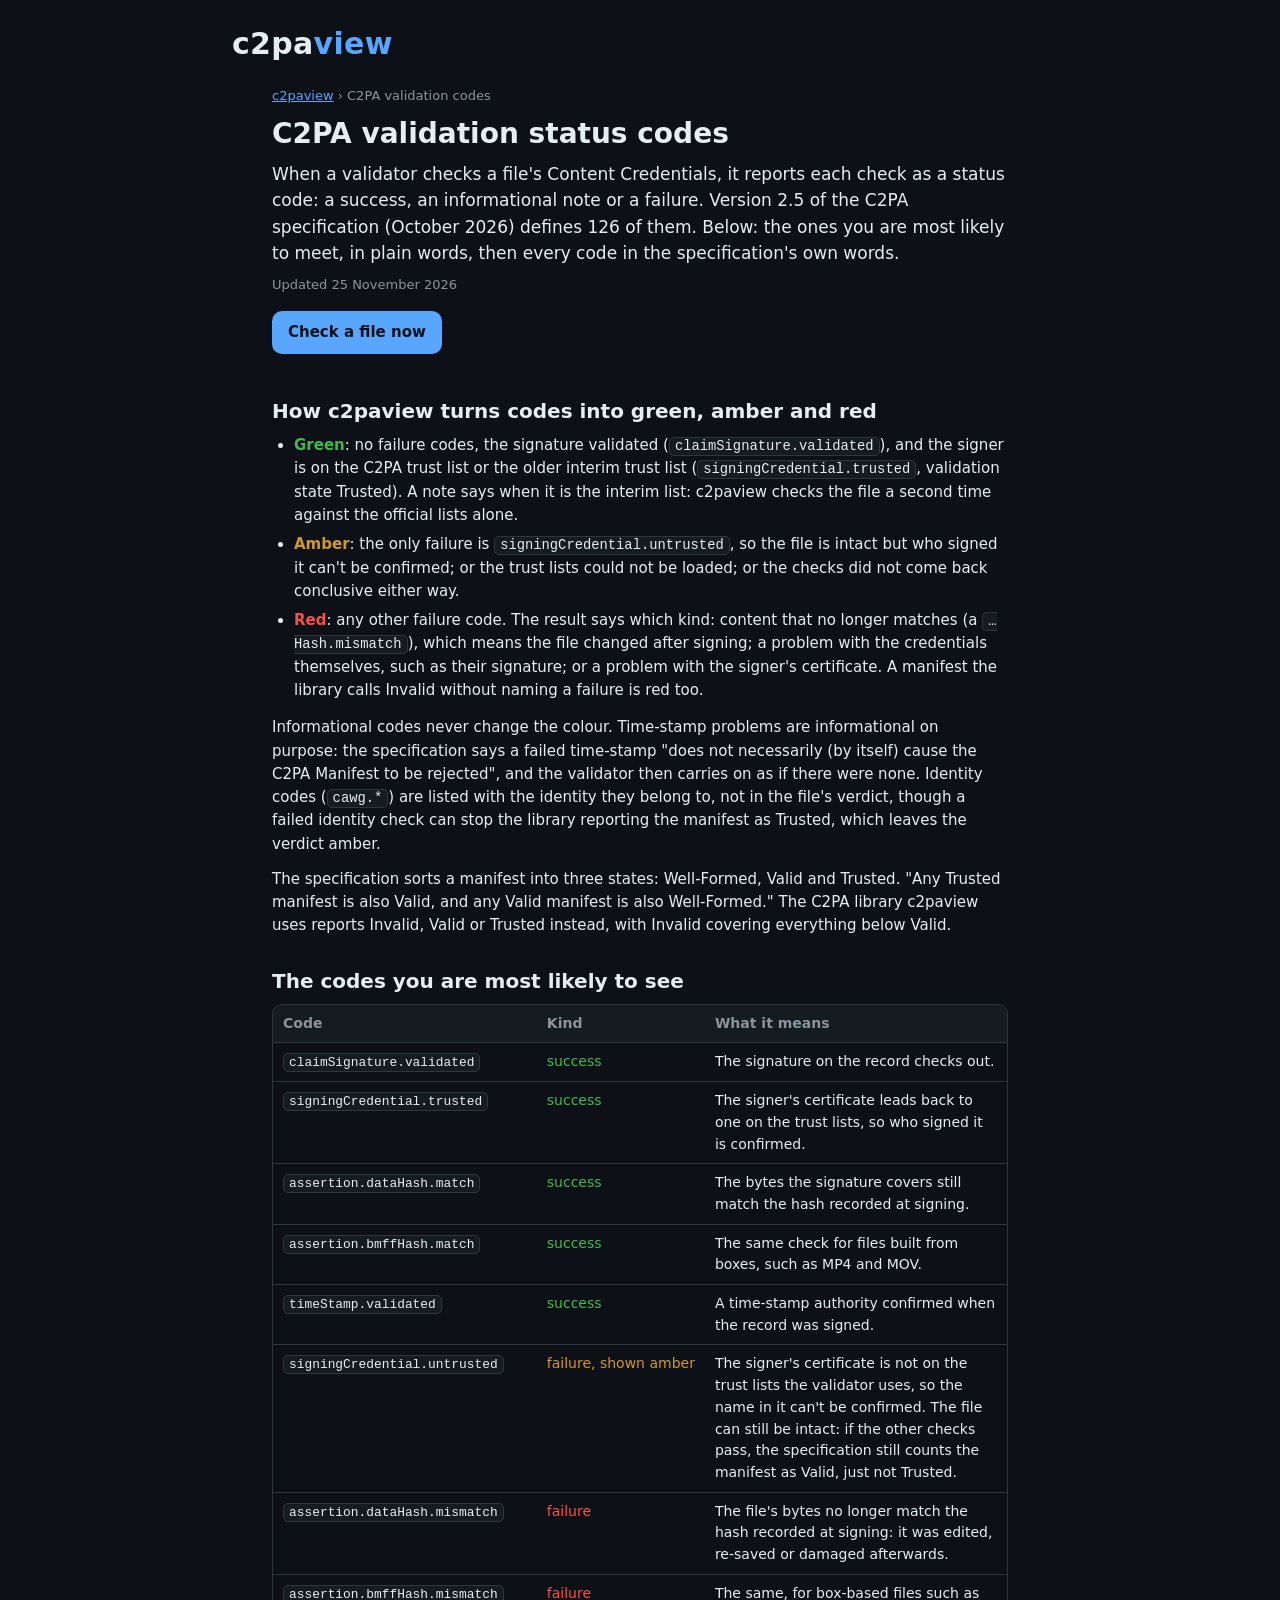
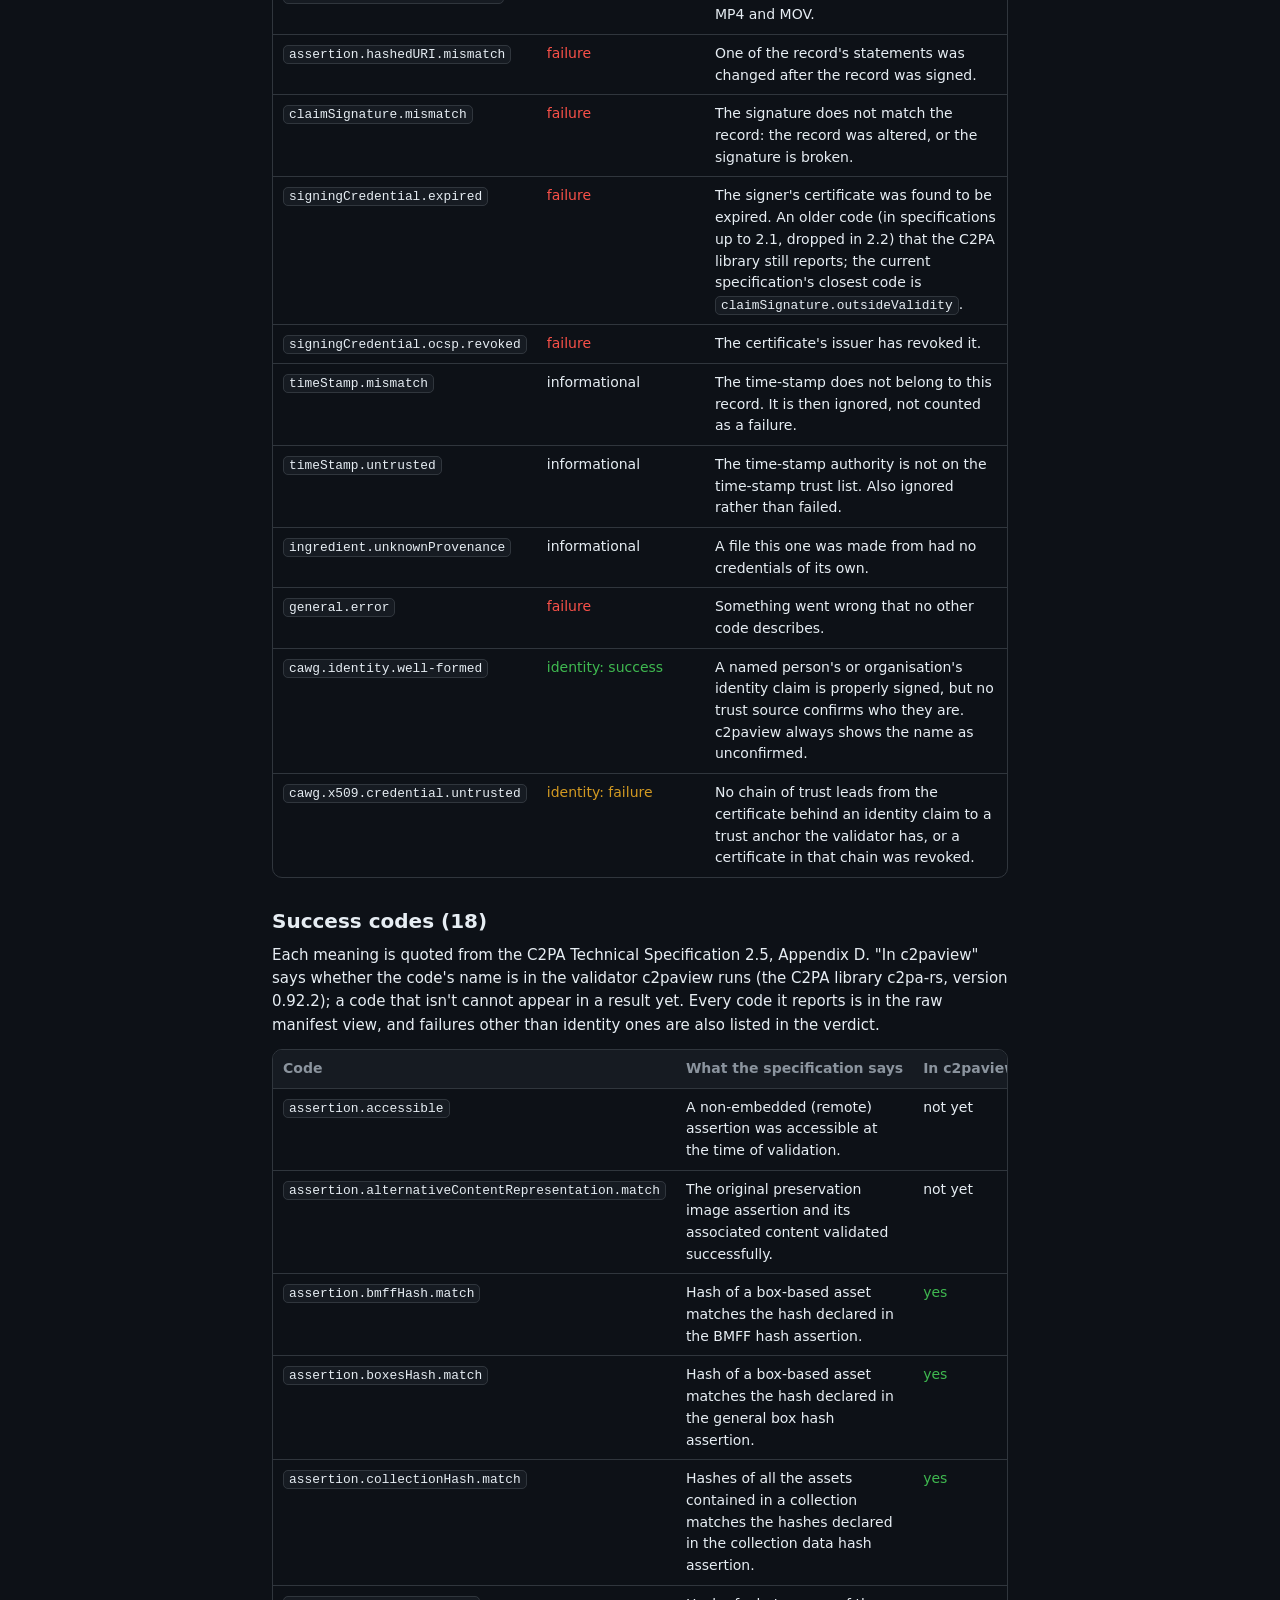
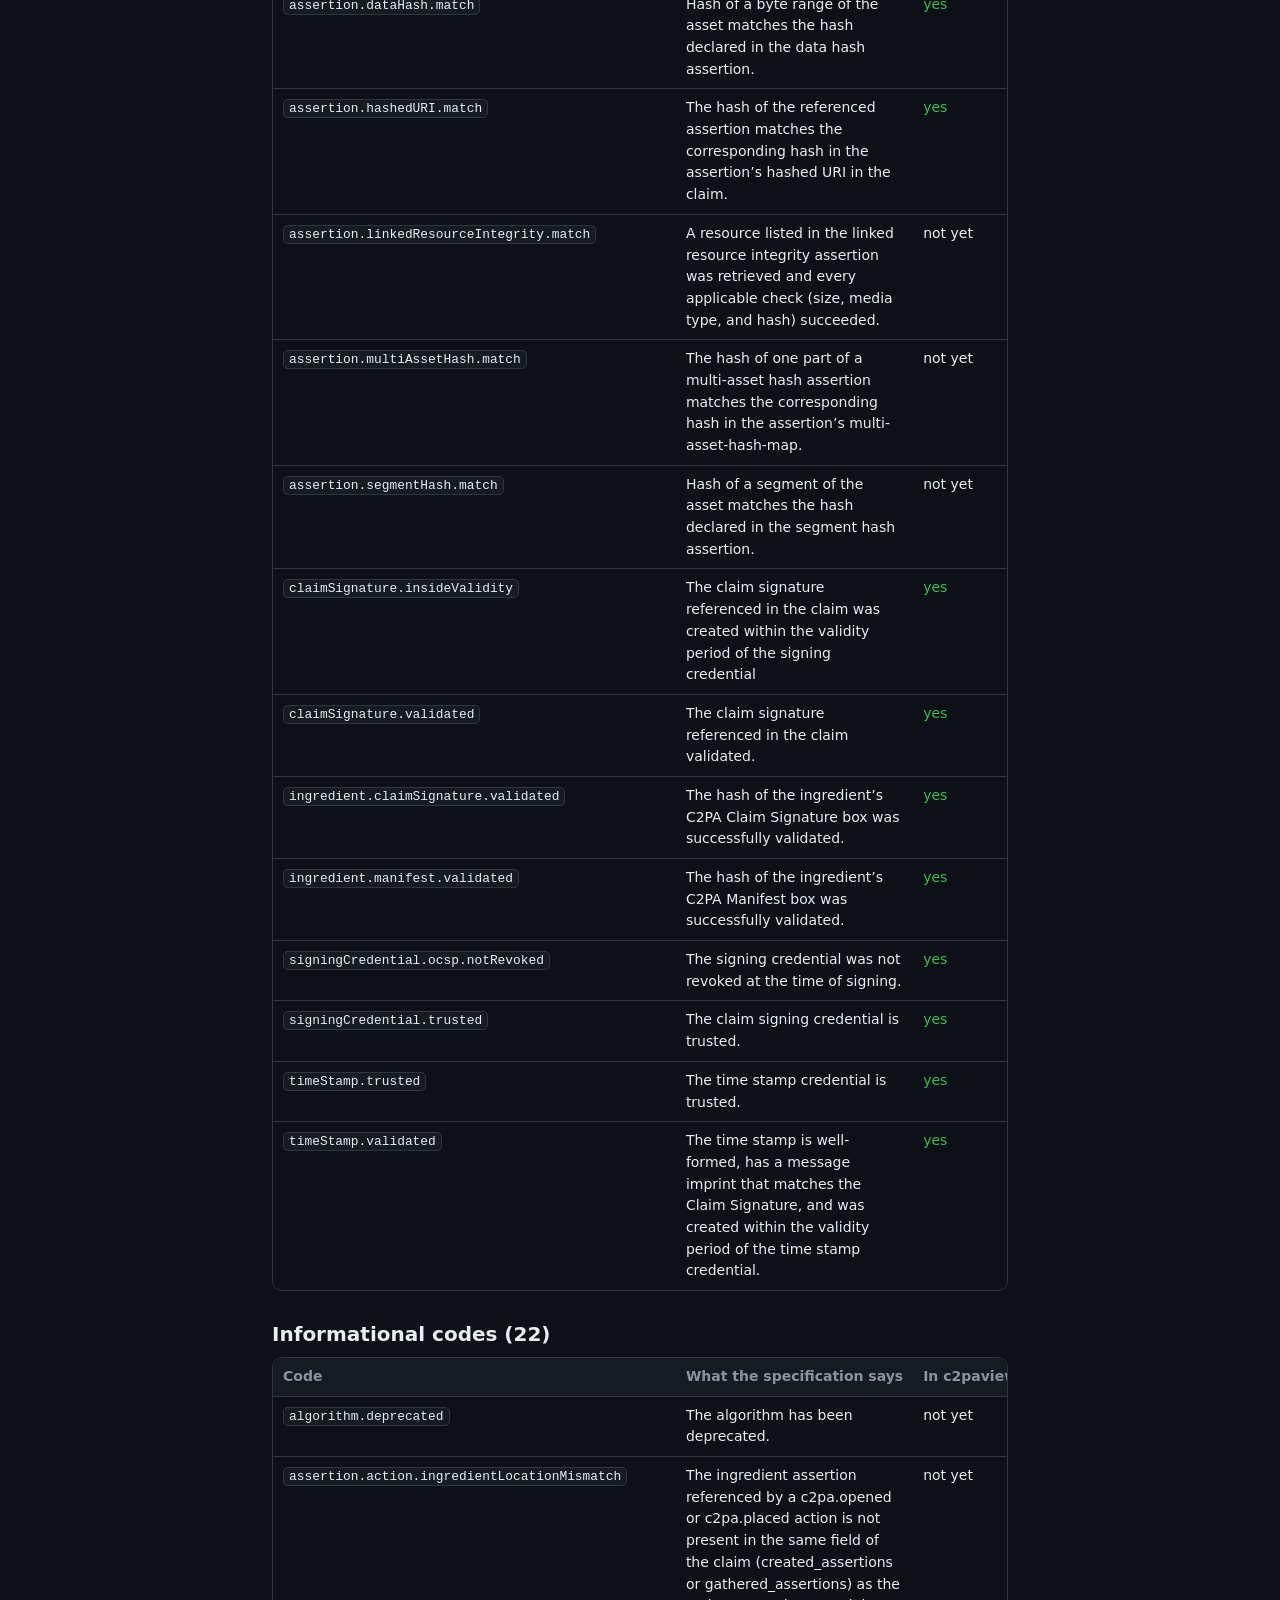
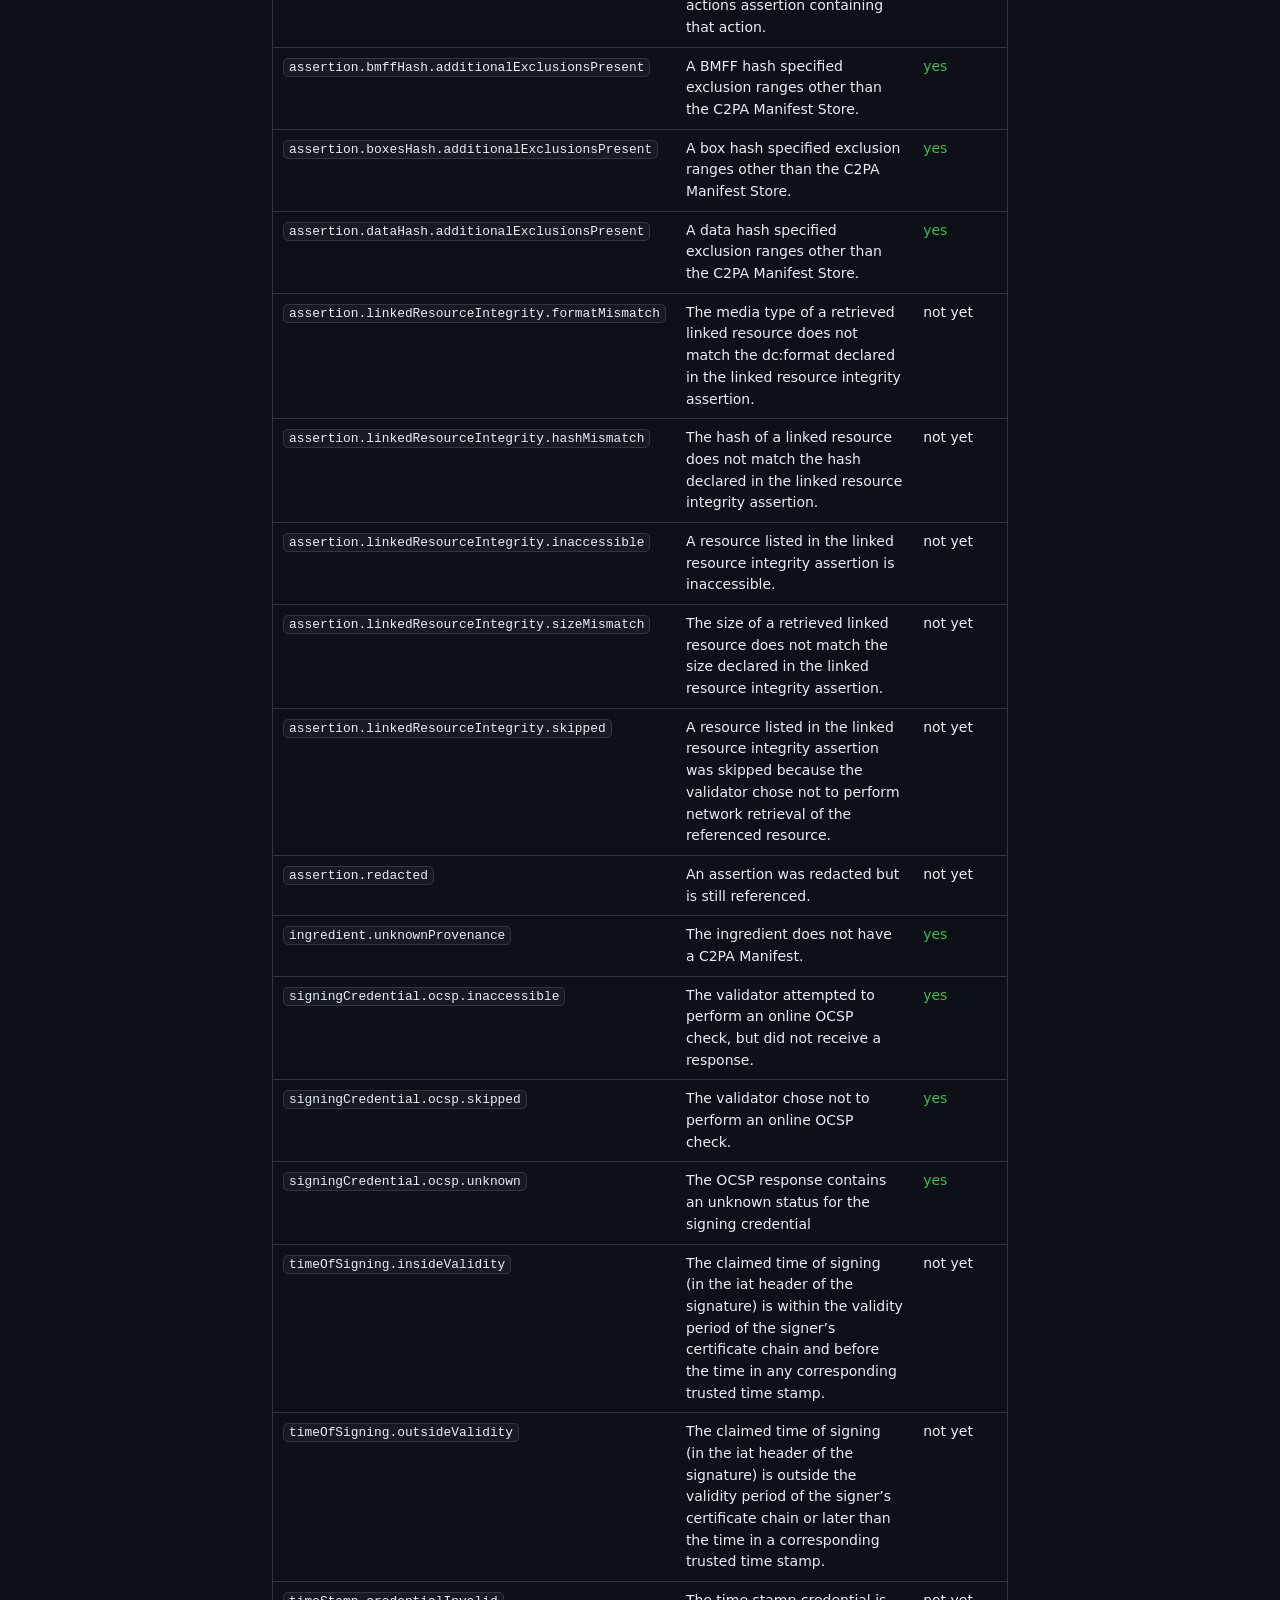
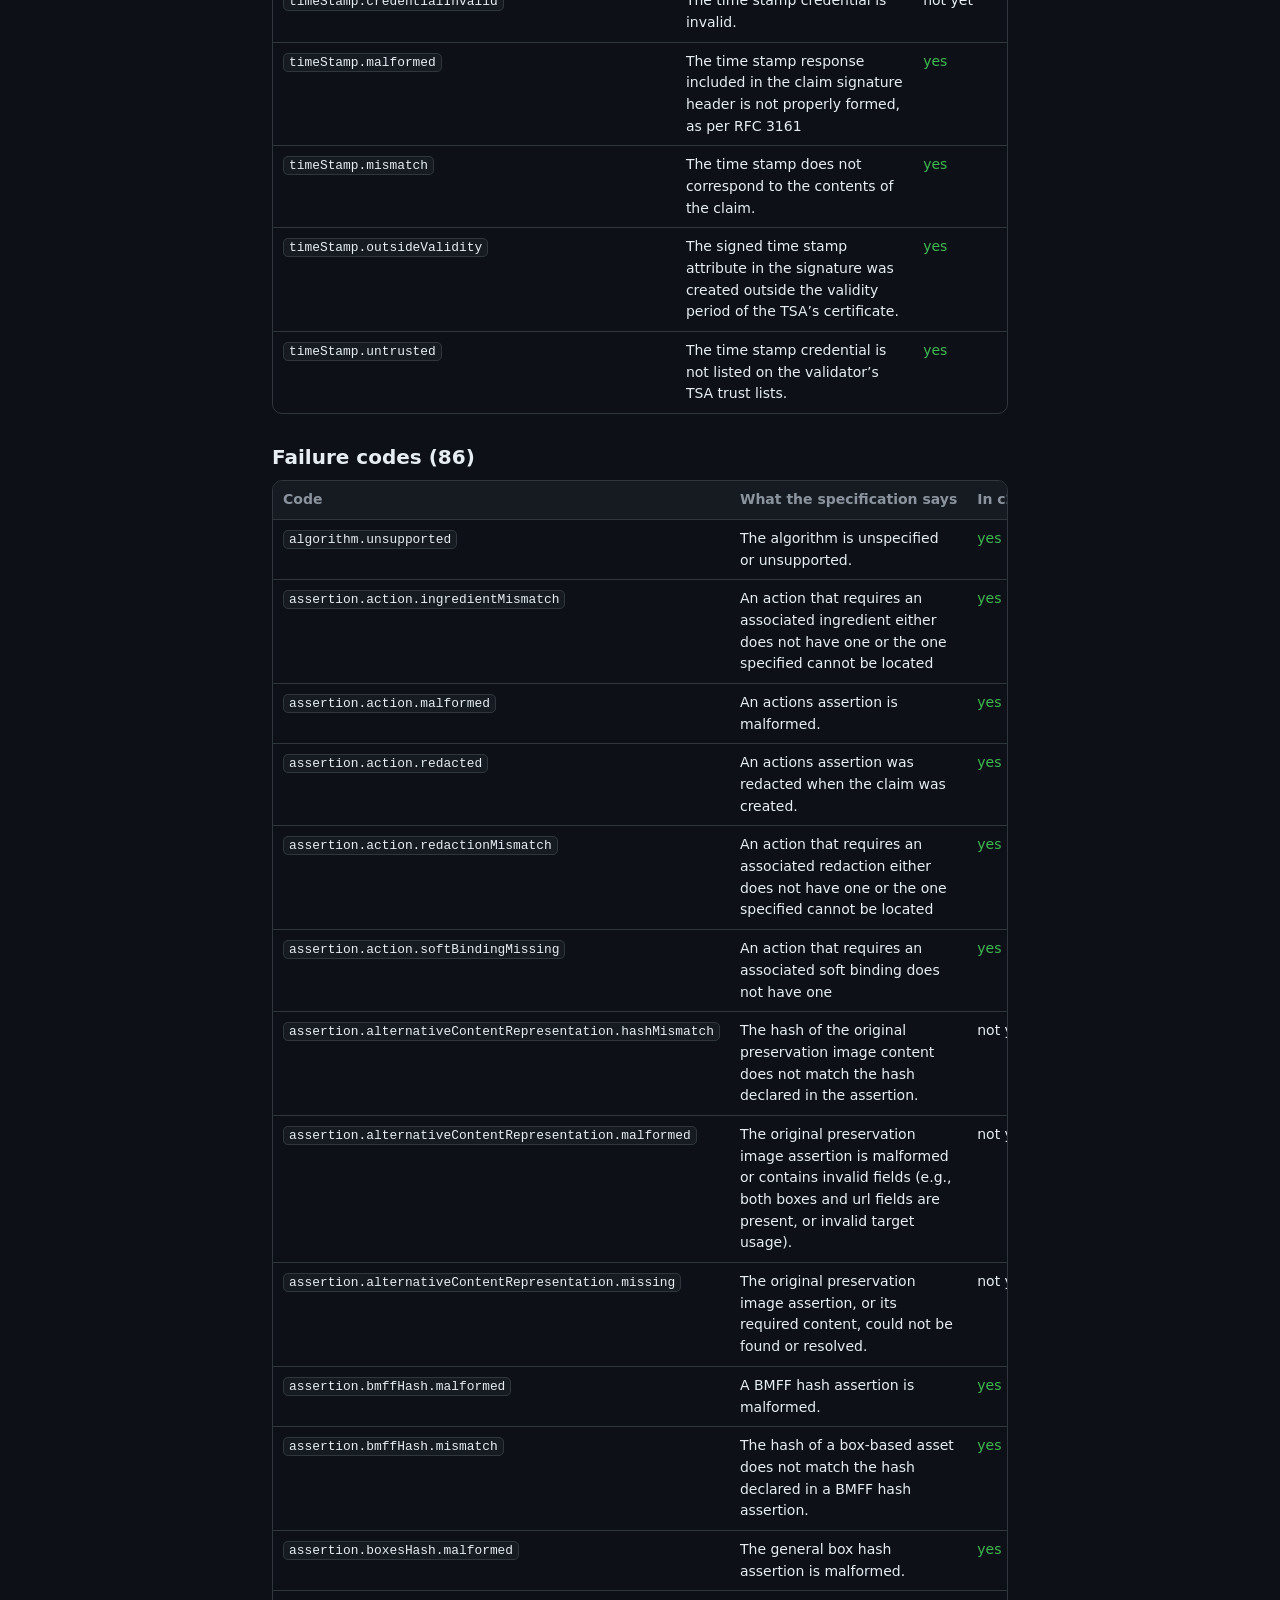
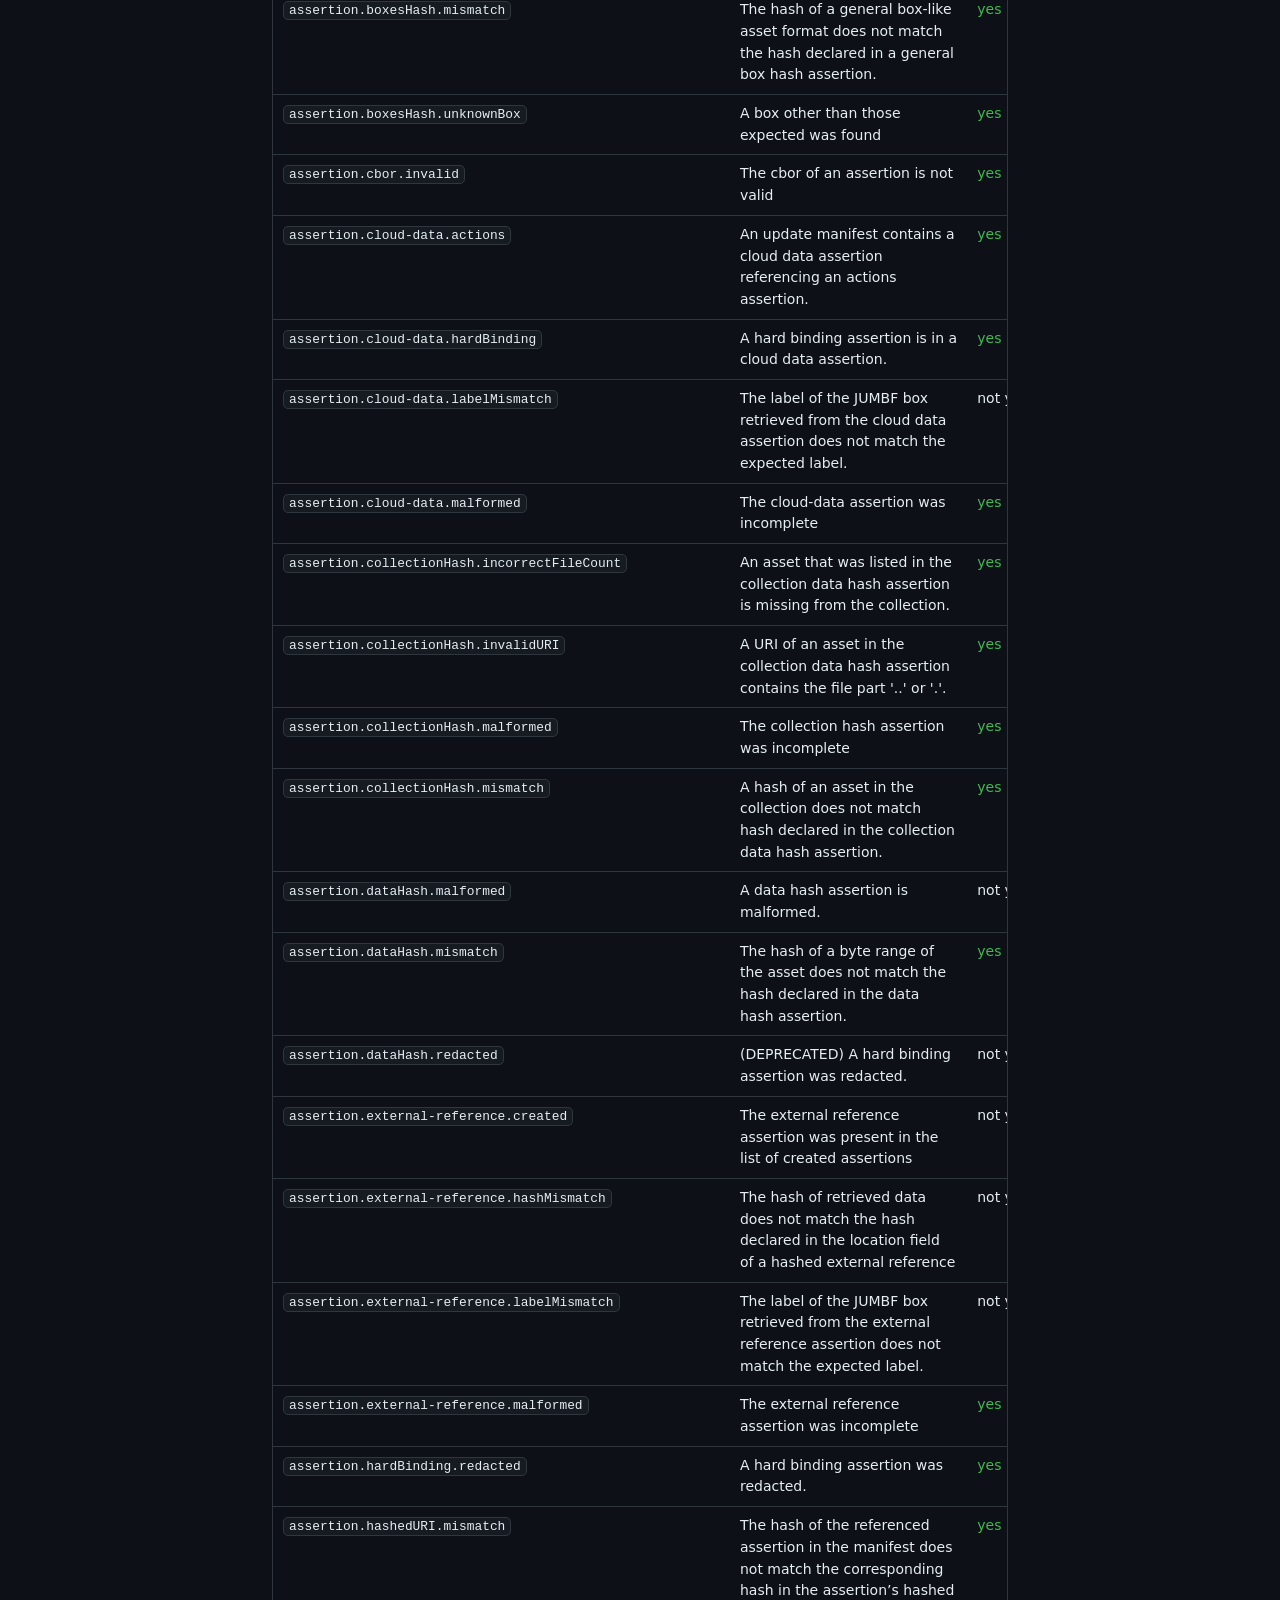
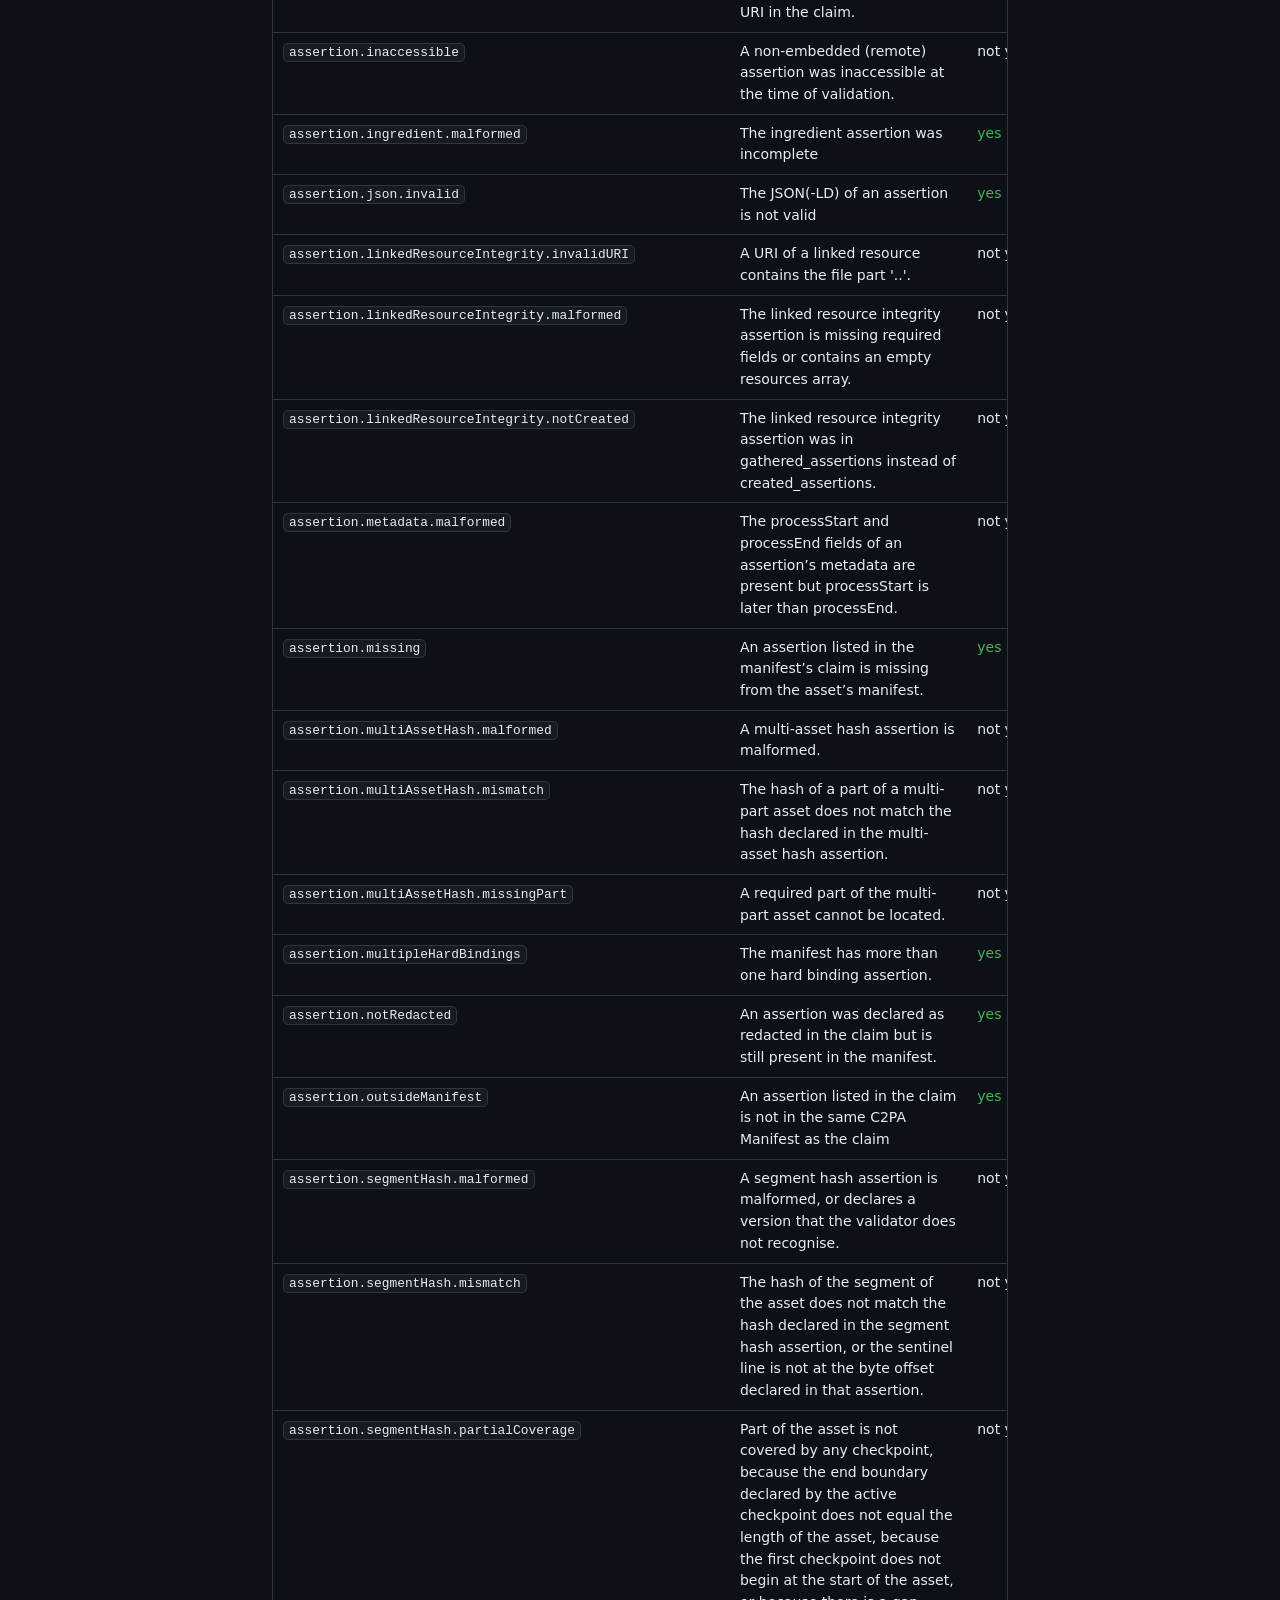
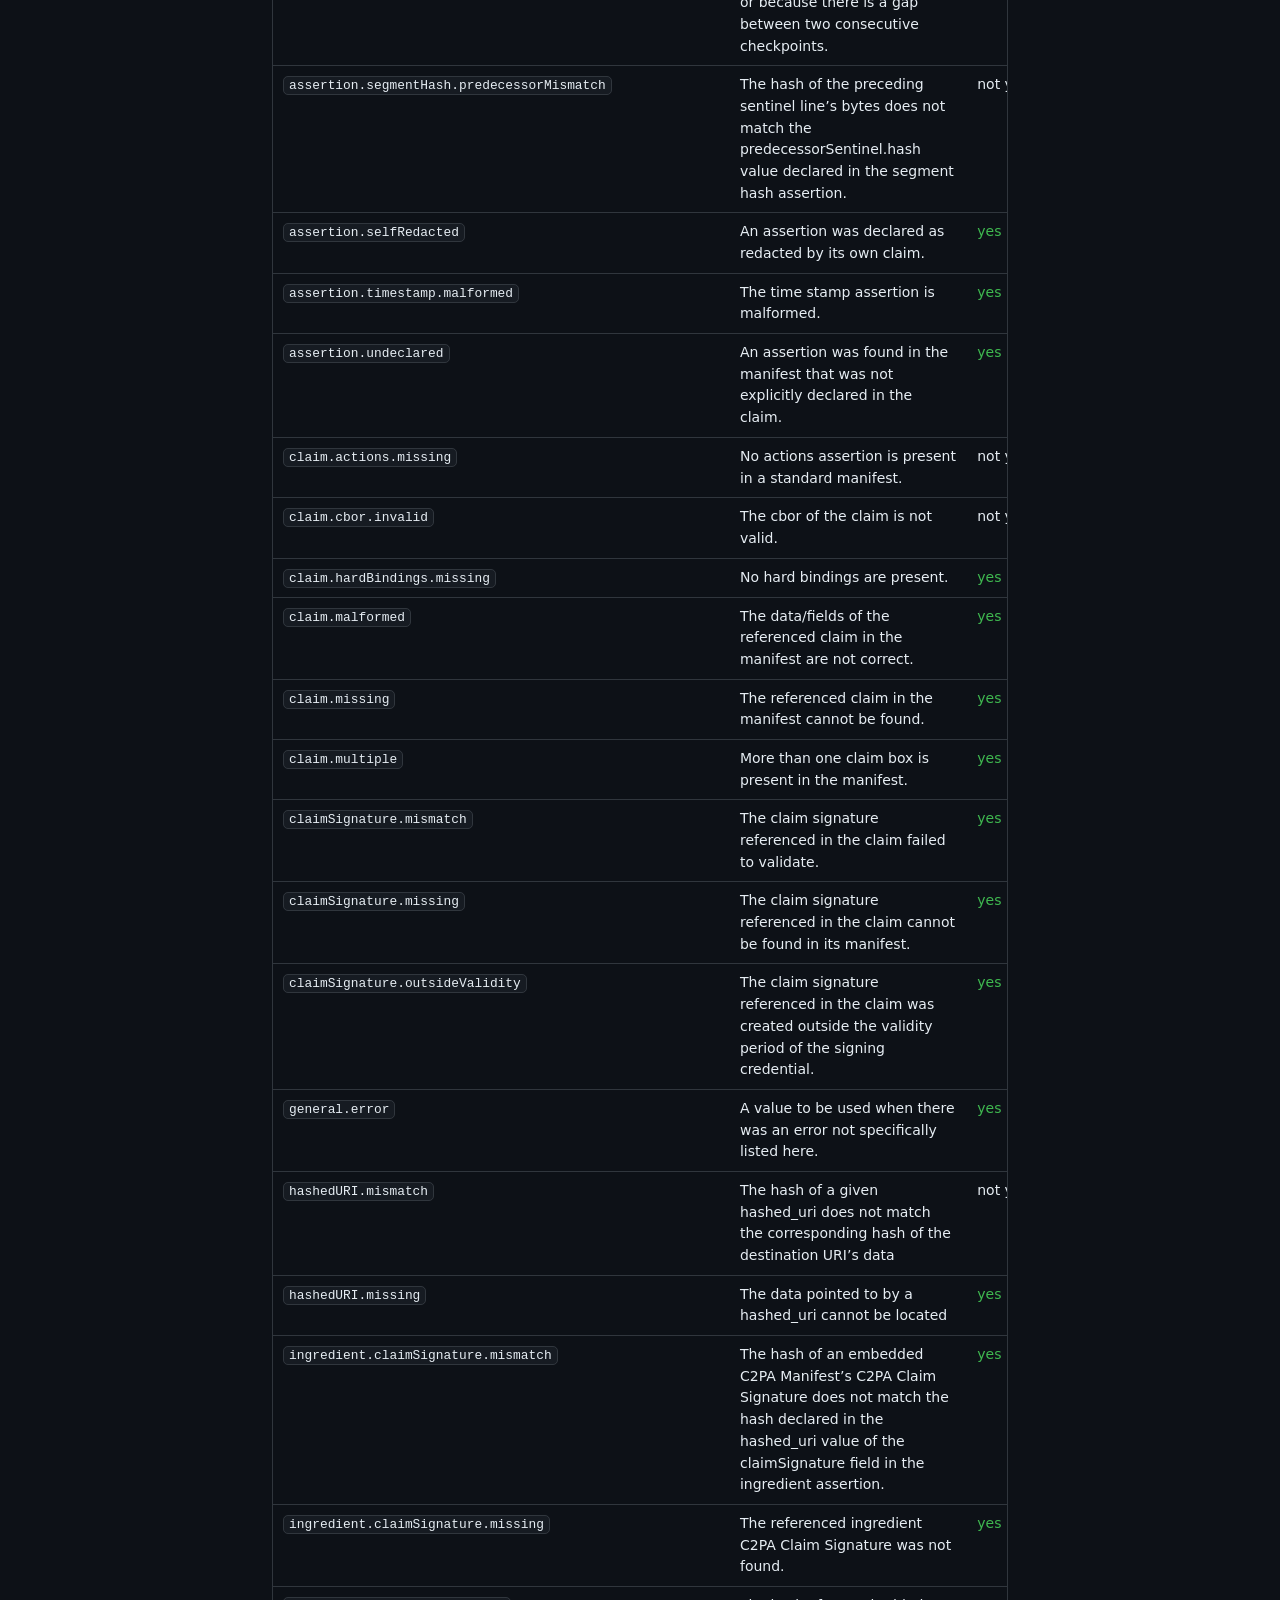
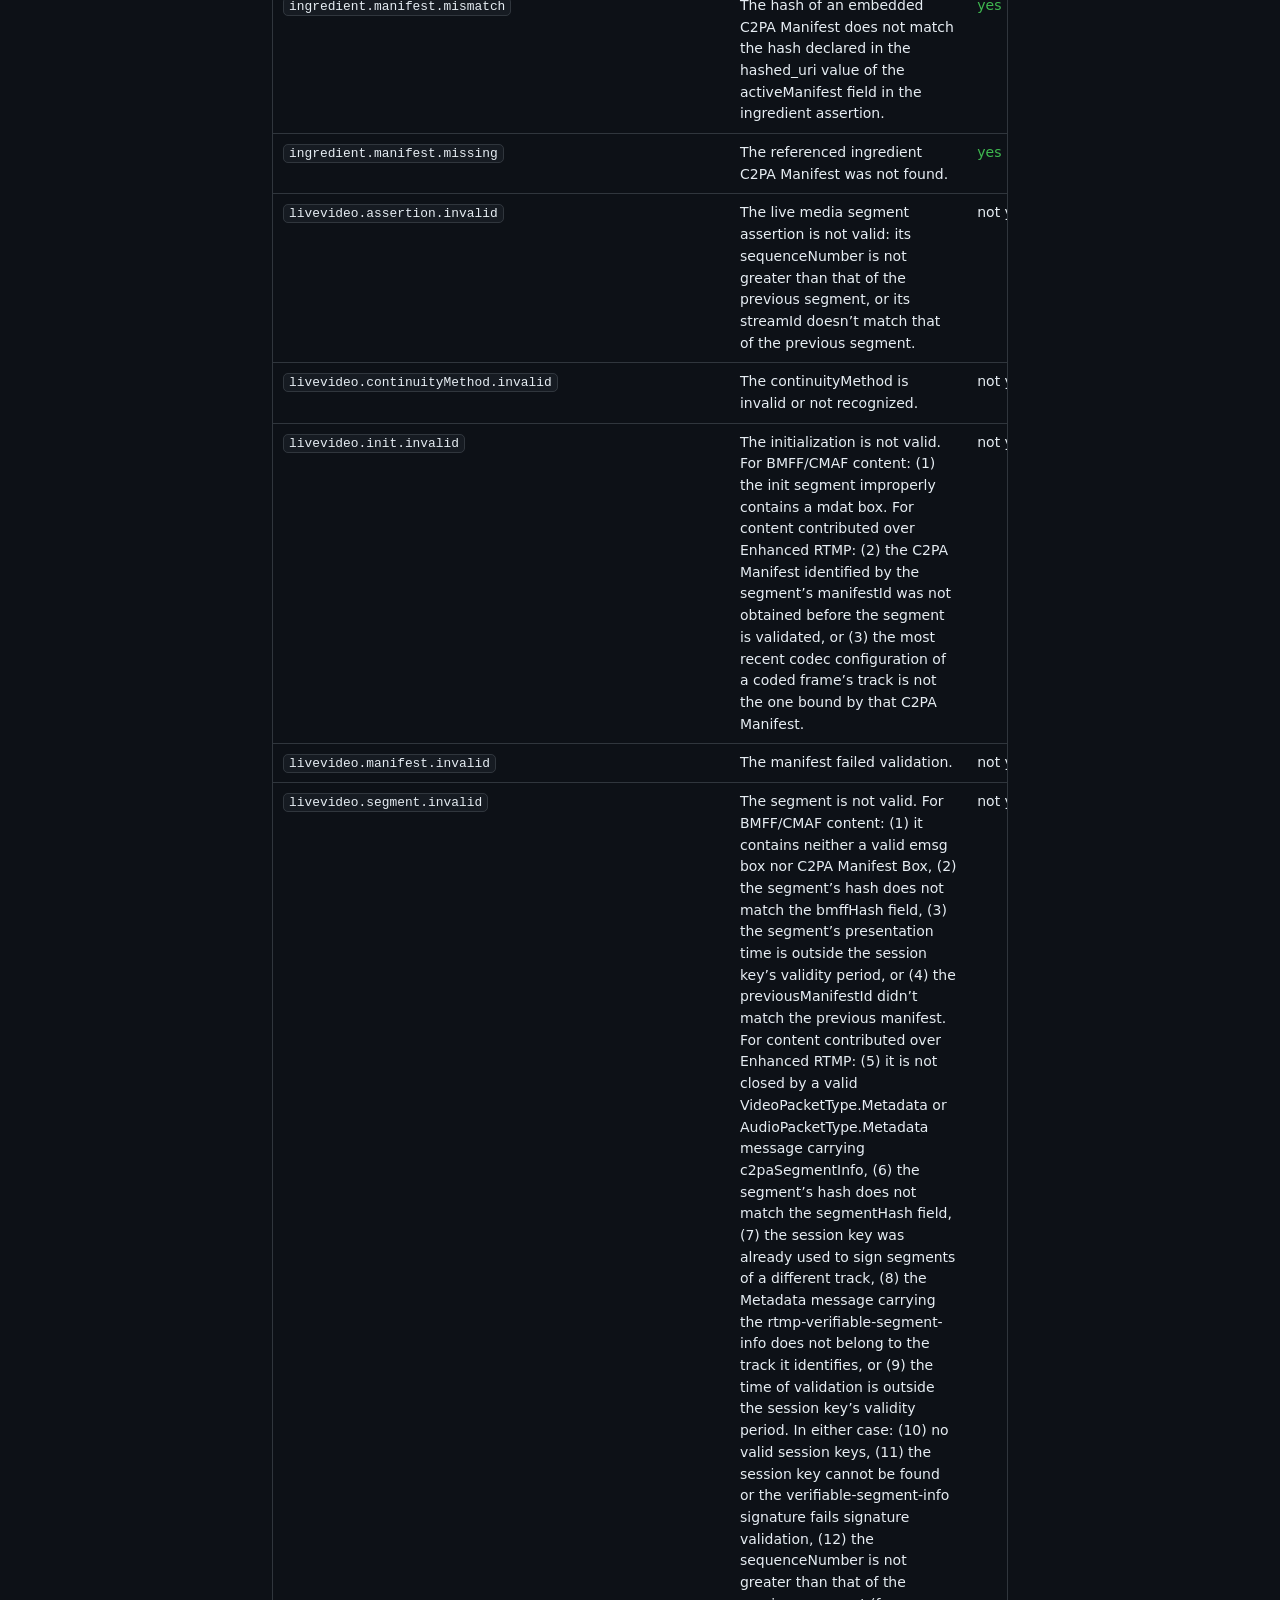
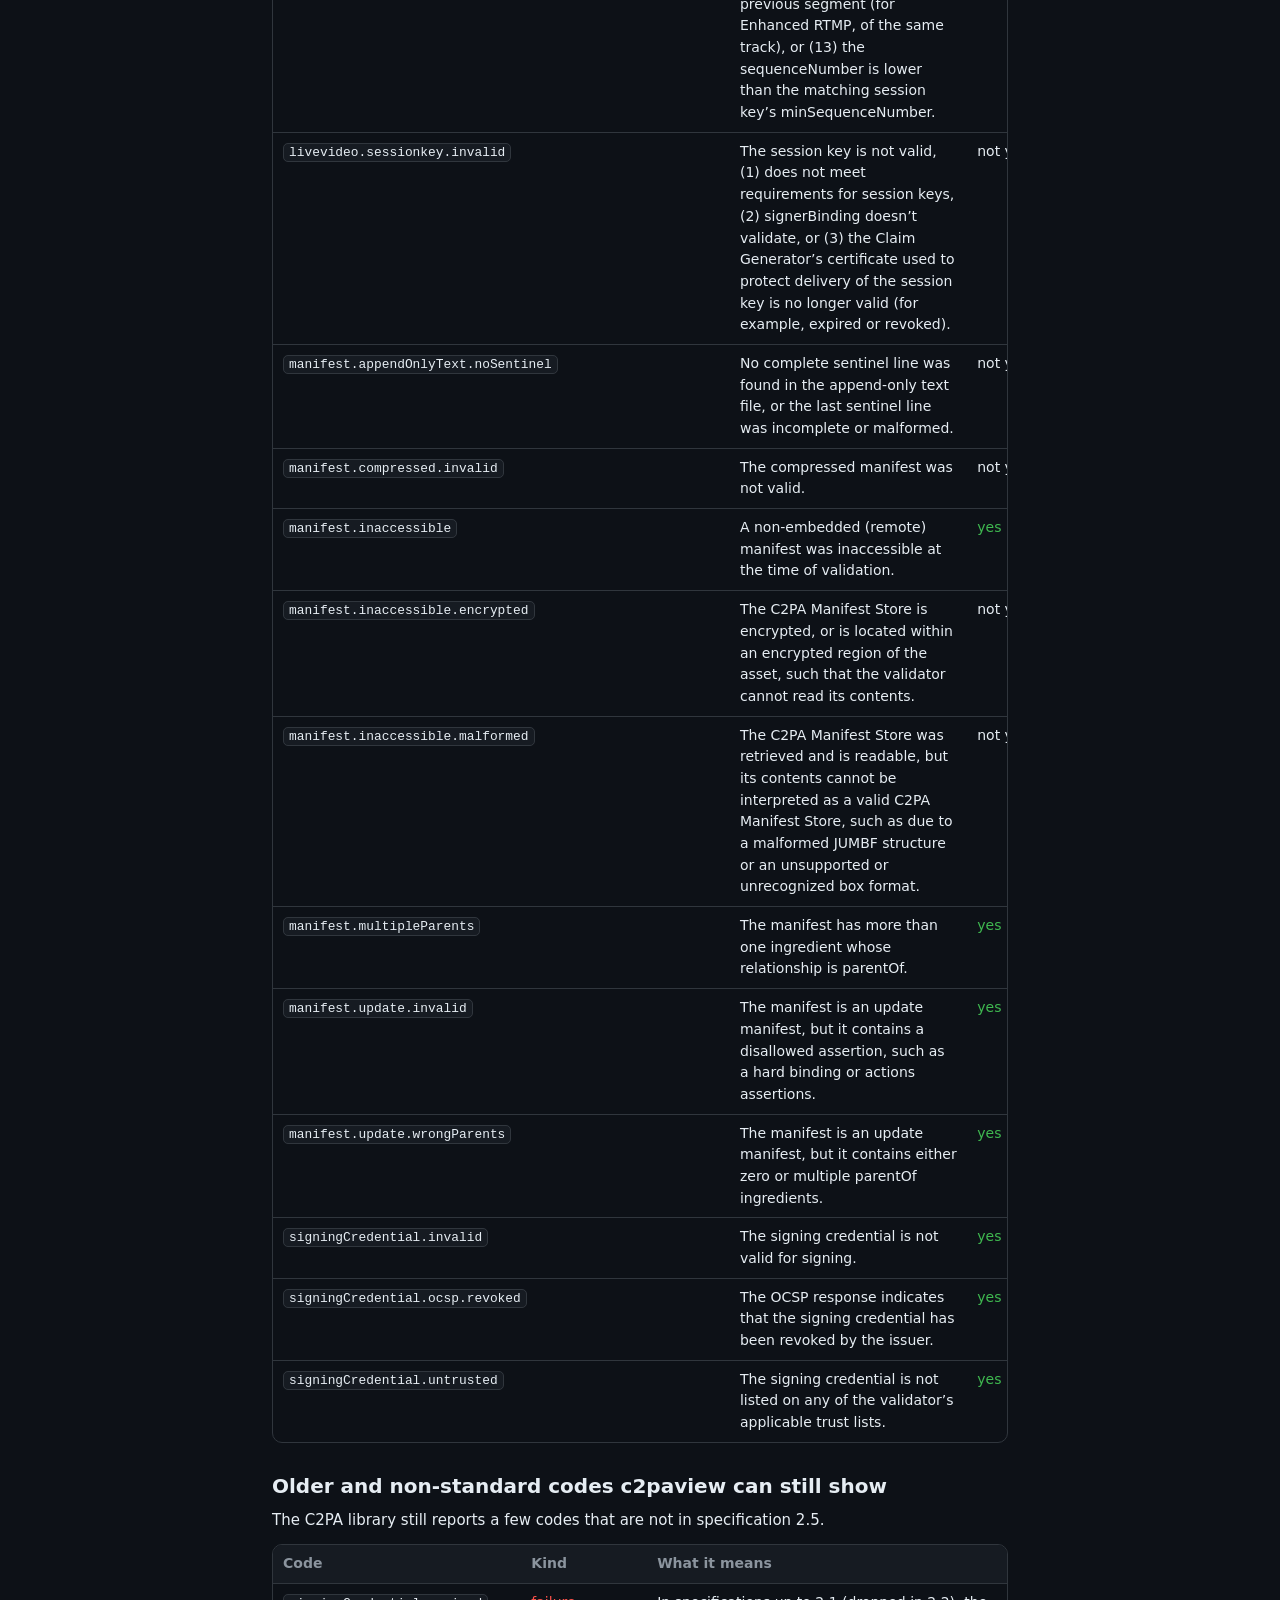
<file: c2pa-validation-codes/index.html>
<!DOCTYPE html>
<html lang="en">
<head>
  <meta charset="utf-8" />
  <meta name="viewport" content="width=device-width, initial-scale=1" />
  <title>C2PA validation codes explained: every status code</title>
  <meta name="description" content="All 126 C2PA validation status codes in the specification's words, the ones you are most likely to see in plain words, and how green, amber and red are decided." />
  <meta name="robots" content="index, follow, max-image-preview:large" />
  <link rel="canonical" href="https://c2paview.com/c2pa-validation-codes/" />
  <link rel="stylesheet" href="/styles.css" />
  <link rel="stylesheet" href="/guide.css" />
  <link rel="icon" href="/favicon.svg" type="image/svg+xml" />
  <link rel="apple-touch-icon" href="/apple-touch-icon.png" />
  <link rel="manifest" href="/manifest.json" />
  <meta name="theme-color" content="#0d1117" />

  <meta property="og:type"         content="article" />
  <meta property="og:site_name"    content="c2paview" />
  <meta property="og:url"          content="https://c2paview.com/c2pa-validation-codes/" />
  <meta property="og:title"        content="C2PA validation codes explained" />
  <meta property="og:description"  content="Every C2PA validation status code in the specification's words, the common ones in plain words, and how a result turns green, amber or red." />
  <meta property="og:image"        content="https://c2paview.com/og-validation-codes.png" />
  <meta property="og:image:width"  content="1200" />
  <meta property="og:image:height" content="630" />
  <meta property="og:image:alt"    content="C2PA validation codes explained: claimSignature.validated in green, signingCredential.untrusted in amber, assertion.dataHash.mismatch in red" />
  <meta name="twitter:card"        content="summary_large_image" />
  <meta name="twitter:title"       content="C2PA validation codes explained" />
  <meta name="twitter:description" content="Every C2PA validation status code in the specification's words, the common ones in plain words, and how a result turns green, amber or red." />
  <meta name="twitter:image"       content="https://c2paview.com/og-validation-codes.png" />
  <meta name="twitter:image:alt"   content="C2PA validation codes explained: claimSignature.validated in green, signingCredential.untrusted in amber, assertion.dataHash.mismatch in red" />

  <script type="application/ld+json">
  {
    "@context": "https://schema.org",
    "@graph": [
      {
        "@type": "Article",
        "headline": "C2PA validation status codes",
        "description": "All 126 C2PA validation status codes in the specification's words, the ones you are most likely to see in plain words, and how green, amber and red are decided.",
        "url": "https://c2paview.com/c2pa-validation-codes/",
        "mainEntityOfPage": "https://c2paview.com/c2pa-validation-codes/",
        "image": "https://c2paview.com/og-validation-codes.png",
        "datePublished": "2026-11-22",
        "dateModified": "2026-11-25",
        "inLanguage": "en",
        "isPartOf": { "@type": "WebSite", "name": "c2paview", "url": "https://c2paview.com/" }
      },
      {
        "@type": "BreadcrumbList",
        "itemListElement": [
          { "@type": "ListItem", "position": 1, "name": "c2paview", "item": "https://c2paview.com/" },
          { "@type": "ListItem", "position": 2, "name": "C2PA validation codes", "item": "https://c2paview.com/c2pa-validation-codes/" }
        ]
      }
    ]
  }
  </script>
  <script type="application/ld+json">
{
  "@context": "https://schema.org",
  "@type": "FAQPage",
  "mainEntity": [
    {
      "@type": "Question",
      "name": "What does signingCredential.untrusted mean?",
      "acceptedAnswer": {
        "@type": "Answer",
        "text": "The signer's certificate does not lead back to any certificate on the trust lists the validator uses, so the name in it can't be confirmed. The file can still be intact and validly signed: if the other checks pass, the C2PA specification counts such a manifest as Valid, just not Trusted. When it is the only failure, c2paview shows it amber."
      }
    },
    {
      "@type": "Question",
      "name": "What does assertion.dataHash.mismatch mean?",
      "acceptedAnswer": {
        "@type": "Answer",
        "text": "The file's content no longer matches the hash recorded when it was signed: the bytes the signature covers have changed since, by editing, re-saving or damage. c2paview shows it red, as changed after signing."
      }
    },
    {
      "@type": "Question",
      "name": "What is the difference between Valid and Trusted?",
      "acceptedAnswer": {
        "@type": "Answer",
        "text": "In the C2PA specification, a Valid manifest is well-formed and has not been modified since it was signed, its signature validated and was made within the signing certificate's validity period, and that certificate has not been revoked. A Trusted manifest is all of that, and its signing certificate is on a trust list. The C2PA library c2paview uses reports Invalid for anything below Valid."
      }
    }
  ]
}
  </script>
</head>
<body>
<header class="top">
  <p class="brand"><a href="/">c2pa<span class="brand-hl">view</span></a></p>
</header>

<main class="layout guide">
  <nav class="crumbs" aria-label="Breadcrumb"><a href="/">c2paview</a> › C2PA validation codes</nav>
  <article>
    <h1>C2PA validation status codes</h1>
    <p class="lead">When a validator checks a file's Content Credentials, it reports each check as a status code: a
      success, an informational note or a failure. Version 2.5 of the C2PA specification (October 2026) defines 126 of
      them. Below: the ones you are most likely to meet, in plain words, then every code in the specification's own words.</p>
    <p class="updated">Updated 25 November 2026</p>
    <a class="cta" href="/">Check a file now</a>

    <h2 id="colours">How c2paview turns codes into green, amber and red</h2>
    <ul>
      <li><strong class="cat good">Green</strong>: no failure codes, the signature validated
        (<code>claimSignature.validated</code>), and the signer is on the C2PA trust list or the older interim trust list (<code>signingCredential.trusted</code>, validation state Trusted). A note says when it is the interim list: c2paview checks the file a second time against the official lists alone.</li>
      <li><strong class="cat warn">Amber</strong>: the only failure is <code>signingCredential.untrusted</code>, so the
        file is intact but who signed it can't be confirmed; or the trust lists could not be loaded; or the checks did not
        come back conclusive either way.</li>
      <li><strong class="cat bad">Red</strong>: any other failure code. The result says which kind: content that no
        longer matches (a <code>…Hash.mismatch</code>), which means the file changed after signing; a problem with the
        credentials themselves, such as their signature; or a problem with the signer's certificate. A manifest the library calls Invalid without naming a failure is red too.</li>
    </ul>
    <p>Informational codes never change the colour. Time-stamp problems are informational on purpose: the
      specification says a failed time-stamp "does not necessarily (by itself) cause the C2PA Manifest to be rejected",
      and the validator then carries on as if there were none. Identity codes (<code>cawg.*</code>) are listed with the identity they belong to, not in the file's verdict, though a failed identity check can stop the library reporting the manifest as Trusted, which leaves the verdict amber.</p>
    <p>The specification sorts a manifest into three states: Well-Formed, Valid and Trusted. "Any Trusted manifest is
      also Valid, and any Valid manifest is also Well-Formed." The C2PA library c2paview uses reports Invalid, Valid or
      Trusted instead, with Invalid covering everything below Valid.</p>

    <h2 id="common">The codes you are most likely to see</h2>
    <div class="table-wrap">
      <table class="codes">
        <thead><tr><th>Code</th><th>Kind</th><th>What it means</th></tr></thead>
        <tbody>
          <tr id="claimsignature-validated"><td><code>claimSignature.validated</code></td><td class="cat good">success</td><td>The signature on the record checks out.</td></tr>
          <tr id="signingcredential-trusted"><td><code>signingCredential.trusted</code></td><td class="cat good">success</td><td>The signer's certificate leads back to one on the trust lists, so who signed it is confirmed.</td></tr>
          <tr id="assertion-datahash-match"><td><code>assertion.dataHash.match</code></td><td class="cat good">success</td><td>The bytes the signature covers still match the hash recorded at signing.</td></tr>
          <tr id="assertion-bmffhash-match"><td><code>assertion.bmffHash.match</code></td><td class="cat good">success</td><td>The same check for files built from boxes, such as MP4 and MOV.</td></tr>
          <tr id="timestamp-validated"><td><code>timeStamp.validated</code></td><td class="cat good">success</td><td>A time-stamp authority confirmed when the record was signed.</td></tr>
          <tr id="signingcredential-untrusted"><td><code>signingCredential.untrusted</code></td><td class="cat warn">failure, shown amber</td><td>The signer's certificate is not on the trust lists the validator uses, so the name in it can't be confirmed. The file can still be intact: if the other checks pass, the specification still counts the manifest as Valid, just not Trusted.</td></tr>
          <tr id="assertion-datahash-mismatch"><td><code>assertion.dataHash.mismatch</code></td><td class="cat bad">failure</td><td>The file's bytes no longer match the hash recorded at signing: it was edited, re-saved or damaged afterwards.</td></tr>
          <tr id="assertion-bmffhash-mismatch"><td><code>assertion.bmffHash.mismatch</code></td><td class="cat bad">failure</td><td>The same, for box-based files such as MP4 and MOV.</td></tr>
          <tr id="assertion-hasheduri-mismatch"><td><code>assertion.hashedURI.mismatch</code></td><td class="cat bad">failure</td><td>One of the record's statements was changed after the record was signed.</td></tr>
          <tr id="claimsignature-mismatch"><td><code>claimSignature.mismatch</code></td><td class="cat bad">failure</td><td>The signature does not match the record: the record was altered, or the signature is broken.</td></tr>
          <tr id="signingcredential-expired"><td><code>signingCredential.expired</code></td><td class="cat bad">failure</td><td>The signer's certificate was found to be expired. An older code (in specifications up to 2.1, dropped in 2.2) that the C2PA library still reports; the current specification's closest code is <code>claimSignature.outsideValidity</code>.</td></tr>
          <tr id="signingcredential-ocsp-revoked"><td><code>signingCredential.ocsp.revoked</code></td><td class="cat bad">failure</td><td>The certificate's issuer has revoked it.</td></tr>
          <tr id="timestamp-mismatch"><td><code>timeStamp.mismatch</code></td><td class="cat">informational</td><td>The time-stamp does not belong to this record. It is then ignored, not counted as a failure.</td></tr>
          <tr id="timestamp-untrusted"><td><code>timeStamp.untrusted</code></td><td class="cat">informational</td><td>The time-stamp authority is not on the time-stamp trust list. Also ignored rather than failed.</td></tr>
          <tr id="ingredient-unknownprovenance"><td><code>ingredient.unknownProvenance</code></td><td class="cat">informational</td><td>A file this one was made from had no credentials of its own.</td></tr>
          <tr id="general-error"><td><code>general.error</code></td><td class="cat bad">failure</td><td>Something went wrong that no other code describes.</td></tr>
          <tr id="cawg-identity-well-formed"><td><code>cawg.identity.well-formed</code></td><td class="cat good">identity: success</td><td>A named person's or organisation's identity claim is properly signed, but no trust source confirms who they are. c2paview always shows the name as unconfirmed.</td></tr>
          <tr id="cawg-x509-credential-untrusted"><td><code>cawg.x509.credential.untrusted</code></td><td class="cat warn">identity: failure</td><td>No chain of trust leads from the certificate behind an identity claim to a trust anchor the validator has, or a certificate in that chain was revoked.</td></tr>
        </tbody>
      </table>
    </div>

    <h2 id="success">Success codes (18)</h2>
    <p>Each meaning is quoted from the C2PA Technical Specification 2.5, Appendix D. "In c2paview" says whether the code's name is in the validator c2paview runs (the C2PA library c2pa-rs, version 0.92.2); a code that isn't cannot appear in a result yet. Every code it reports is in the raw manifest view, and failures other than identity ones are also listed in the verdict.</p>
    <!-- codes:success -->
    <div class="table-wrap">
      <table class="codes">
        <thead><tr><th>Code</th><th>What the specification says</th><th>In c2paview</th></tr></thead>
        <tbody>
          <tr id="assertion-accessible"><td><code>assertion.accessible</code></td><td>A non-embedded (remote) assertion was accessible at the time of validation.</td><td class="cat" data-label="In c2paview">not yet</td></tr>
          <tr id="assertion-alternativecontentrepresentation-match"><td><code>assertion.alternativeContentRepresentation.match</code></td><td>The original preservation image assertion and its associated content validated successfully.</td><td class="cat" data-label="In c2paview">not yet</td></tr>
          <tr id="assertion-bmffhash-match-spec"><td><code>assertion.bmffHash.match</code></td><td>Hash of a box-based asset matches the hash declared in the BMFF hash assertion.</td><td class="cat good" data-label="In c2paview">yes</td></tr>
          <tr id="assertion-boxeshash-match"><td><code>assertion.boxesHash.match</code></td><td>Hash of a box-based asset matches the hash declared in the general box hash assertion.</td><td class="cat good" data-label="In c2paview">yes</td></tr>
          <tr id="assertion-collectionhash-match"><td><code>assertion.collectionHash.match</code></td><td>Hashes of all the assets contained in a collection matches the hashes declared in the collection data hash assertion.</td><td class="cat good" data-label="In c2paview">yes</td></tr>
          <tr id="assertion-datahash-match-spec"><td><code>assertion.dataHash.match</code></td><td>Hash of a byte range of the asset matches the hash declared in the data hash assertion.</td><td class="cat good" data-label="In c2paview">yes</td></tr>
          <tr id="assertion-hasheduri-match"><td><code>assertion.hashedURI.match</code></td><td>The hash of the referenced assertion matches the corresponding hash in the assertion’s hashed URI in the claim.</td><td class="cat good" data-label="In c2paview">yes</td></tr>
          <tr id="assertion-linkedresourceintegrity-match"><td><code>assertion.linkedResourceIntegrity.match</code></td><td>A resource listed in the linked resource integrity assertion was retrieved and every applicable check (size, media type, and hash) succeeded.</td><td class="cat" data-label="In c2paview">not yet</td></tr>
          <tr id="assertion-multiassethash-match"><td><code>assertion.multiAssetHash.match</code></td><td>The hash of one part of a multi-asset hash assertion matches the corresponding hash in the assertion’s multi-asset-hash-map.</td><td class="cat" data-label="In c2paview">not yet</td></tr>
          <tr id="assertion-segmenthash-match"><td><code>assertion.segmentHash.match</code></td><td>Hash of a segment of the asset matches the hash declared in the segment hash assertion.</td><td class="cat" data-label="In c2paview">not yet</td></tr>
          <tr id="claimsignature-insidevalidity"><td><code>claimSignature.insideValidity</code></td><td>The claim signature referenced in the claim was created within the validity period of the signing credential</td><td class="cat good" data-label="In c2paview">yes</td></tr>
          <tr id="claimsignature-validated-spec"><td><code>claimSignature.validated</code></td><td>The claim signature referenced in the claim validated.</td><td class="cat good" data-label="In c2paview">yes</td></tr>
          <tr id="ingredient-claimsignature-validated"><td><code>ingredient.claimSignature.validated</code></td><td>The hash of the ingredient’s C2PA Claim Signature box was successfully validated.</td><td class="cat good" data-label="In c2paview">yes</td></tr>
          <tr id="ingredient-manifest-validated"><td><code>ingredient.manifest.validated</code></td><td>The hash of the ingredient’s C2PA Manifest box was successfully validated.</td><td class="cat good" data-label="In c2paview">yes</td></tr>
          <tr id="signingcredential-ocsp-notrevoked"><td><code>signingCredential.ocsp.notRevoked</code></td><td>The signing credential was not revoked at the time of signing.</td><td class="cat good" data-label="In c2paview">yes</td></tr>
          <tr id="signingcredential-trusted-spec"><td><code>signingCredential.trusted</code></td><td>The claim signing credential is trusted.</td><td class="cat good" data-label="In c2paview">yes</td></tr>
          <tr id="timestamp-trusted"><td><code>timeStamp.trusted</code></td><td>The time stamp credential is trusted.</td><td class="cat good" data-label="In c2paview">yes</td></tr>
          <tr id="timestamp-validated-spec"><td><code>timeStamp.validated</code></td><td>The time stamp is well-formed, has a message imprint that matches the Claim Signature, and was created within the validity period of the time stamp credential.</td><td class="cat good" data-label="In c2paview">yes</td></tr>
        </tbody>
      </table>
    </div>
    <!-- /codes:success -->

    <h2 id="informational">Informational codes (22)</h2>
    <!-- codes:informational -->
    <div class="table-wrap">
      <table class="codes">
        <thead><tr><th>Code</th><th>What the specification says</th><th>In c2paview</th></tr></thead>
        <tbody>
          <tr id="algorithm-deprecated"><td><code>algorithm.deprecated</code></td><td>The algorithm has been deprecated.</td><td class="cat" data-label="In c2paview">not yet</td></tr>
          <tr id="assertion-action-ingredientlocationmismatch"><td><code>assertion.action.ingredientLocationMismatch</code></td><td>The ingredient assertion referenced by a c2pa.opened or c2pa.placed action is not present in the same field of the claim (created_assertions or gathered_assertions) as the actions assertion containing that action.</td><td class="cat" data-label="In c2paview">not yet</td></tr>
          <tr id="assertion-bmffhash-additionalexclusionspresent"><td><code>assertion.bmffHash.additionalExclusionsPresent</code></td><td>A BMFF hash specified exclusion ranges other than the C2PA Manifest Store.</td><td class="cat good" data-label="In c2paview">yes</td></tr>
          <tr id="assertion-boxeshash-additionalexclusionspresent"><td><code>assertion.boxesHash.additionalExclusionsPresent</code></td><td>A box hash specified exclusion ranges other than the C2PA Manifest Store.</td><td class="cat good" data-label="In c2paview">yes</td></tr>
          <tr id="assertion-datahash-additionalexclusionspresent"><td><code>assertion.dataHash.additionalExclusionsPresent</code></td><td>A data hash specified exclusion ranges other than the C2PA Manifest Store.</td><td class="cat good" data-label="In c2paview">yes</td></tr>
          <tr id="assertion-linkedresourceintegrity-formatmismatch"><td><code>assertion.linkedResourceIntegrity.formatMismatch</code></td><td>The media type of a retrieved linked resource does not match the dc:format declared in the linked resource integrity assertion.</td><td class="cat" data-label="In c2paview">not yet</td></tr>
          <tr id="assertion-linkedresourceintegrity-hashmismatch"><td><code>assertion.linkedResourceIntegrity.hashMismatch</code></td><td>The hash of a linked resource does not match the hash declared in the linked resource integrity assertion.</td><td class="cat" data-label="In c2paview">not yet</td></tr>
          <tr id="assertion-linkedresourceintegrity-inaccessible"><td><code>assertion.linkedResourceIntegrity.inaccessible</code></td><td>A resource listed in the linked resource integrity assertion is inaccessible.</td><td class="cat" data-label="In c2paview">not yet</td></tr>
          <tr id="assertion-linkedresourceintegrity-sizemismatch"><td><code>assertion.linkedResourceIntegrity.sizeMismatch</code></td><td>The size of a retrieved linked resource does not match the size declared in the linked resource integrity assertion.</td><td class="cat" data-label="In c2paview">not yet</td></tr>
          <tr id="assertion-linkedresourceintegrity-skipped"><td><code>assertion.linkedResourceIntegrity.skipped</code></td><td>A resource listed in the linked resource integrity assertion was skipped because the validator chose not to perform network retrieval of the referenced resource.</td><td class="cat" data-label="In c2paview">not yet</td></tr>
          <tr id="assertion-redacted"><td><code>assertion.redacted</code></td><td>An assertion was redacted but is still referenced.</td><td class="cat" data-label="In c2paview">not yet</td></tr>
          <tr id="ingredient-unknownprovenance-spec"><td><code>ingredient.unknownProvenance</code></td><td>The ingredient does not have a C2PA Manifest.</td><td class="cat good" data-label="In c2paview">yes</td></tr>
          <tr id="signingcredential-ocsp-inaccessible"><td><code>signingCredential.ocsp.inaccessible</code></td><td>The validator attempted to perform an online OCSP check, but did not receive a response.</td><td class="cat good" data-label="In c2paview">yes</td></tr>
          <tr id="signingcredential-ocsp-skipped"><td><code>signingCredential.ocsp.skipped</code></td><td>The validator chose not to perform an online OCSP check.</td><td class="cat good" data-label="In c2paview">yes</td></tr>
          <tr id="signingcredential-ocsp-unknown"><td><code>signingCredential.ocsp.unknown</code></td><td>The OCSP response contains an unknown status for the signing credential</td><td class="cat good" data-label="In c2paview">yes</td></tr>
          <tr id="timeofsigning-insidevalidity"><td><code>timeOfSigning.insideValidity</code></td><td>The claimed time of signing (in the iat header of the signature) is within the validity period of the signer’s certificate chain and before the time in any corresponding trusted time stamp.</td><td class="cat" data-label="In c2paview">not yet</td></tr>
          <tr id="timeofsigning-outsidevalidity"><td><code>timeOfSigning.outsideValidity</code></td><td>The claimed time of signing (in the iat header of the signature) is outside the validity period of the signer’s certificate chain or later than the time in a corresponding trusted time stamp.</td><td class="cat" data-label="In c2paview">not yet</td></tr>
          <tr id="timestamp-credentialinvalid"><td><code>timeStamp.credentialInvalid</code></td><td>The time stamp credential is invalid.</td><td class="cat" data-label="In c2paview">not yet</td></tr>
          <tr id="timestamp-malformed"><td><code>timeStamp.malformed</code></td><td>The time stamp response included in the claim signature header is not properly formed, as per RFC 3161</td><td class="cat good" data-label="In c2paview">yes</td></tr>
          <tr id="timestamp-mismatch-spec"><td><code>timeStamp.mismatch</code></td><td>The time stamp does not correspond to the contents of the claim.</td><td class="cat good" data-label="In c2paview">yes</td></tr>
          <tr id="timestamp-outsidevalidity"><td><code>timeStamp.outsideValidity</code></td><td>The signed time stamp attribute in the signature was created outside the validity period of the TSA’s certificate.</td><td class="cat good" data-label="In c2paview">yes</td></tr>
          <tr id="timestamp-untrusted-spec"><td><code>timeStamp.untrusted</code></td><td>The time stamp credential is not listed on the validator’s TSA trust lists.</td><td class="cat good" data-label="In c2paview">yes</td></tr>
        </tbody>
      </table>
    </div>
    <!-- /codes:informational -->

    <h2 id="failure">Failure codes (86)</h2>
    <!-- codes:failure -->
    <div class="table-wrap">
      <table class="codes">
        <thead><tr><th>Code</th><th>What the specification says</th><th>In c2paview</th></tr></thead>
        <tbody>
          <tr id="algorithm-unsupported"><td><code>algorithm.unsupported</code></td><td>The algorithm is unspecified or unsupported.</td><td class="cat good" data-label="In c2paview">yes</td></tr>
          <tr id="assertion-action-ingredientmismatch"><td><code>assertion.action.ingredientMismatch</code></td><td>An action that requires an associated ingredient either does not have one or the one specified cannot be located</td><td class="cat good" data-label="In c2paview">yes</td></tr>
          <tr id="assertion-action-malformed"><td><code>assertion.action.malformed</code></td><td>An actions assertion is malformed.</td><td class="cat good" data-label="In c2paview">yes</td></tr>
          <tr id="assertion-action-redacted"><td><code>assertion.action.redacted</code></td><td>An actions assertion was redacted when the claim was created.</td><td class="cat good" data-label="In c2paview">yes</td></tr>
          <tr id="assertion-action-redactionmismatch"><td><code>assertion.action.redactionMismatch</code></td><td>An action that requires an associated redaction either does not have one or the one specified cannot be located</td><td class="cat good" data-label="In c2paview">yes</td></tr>
          <tr id="assertion-action-softbindingmissing"><td><code>assertion.action.softBindingMissing</code></td><td>An action that requires an associated soft binding does not have one</td><td class="cat good" data-label="In c2paview">yes</td></tr>
          <tr id="assertion-alternativecontentrepresentation-hashmismatch"><td><code>assertion.alternativeContentRepresentation.hashMismatch</code></td><td>The hash of the original preservation image content does not match the hash declared in the assertion.</td><td class="cat" data-label="In c2paview">not yet</td></tr>
          <tr id="assertion-alternativecontentrepresentation-malformed"><td><code>assertion.alternativeContentRepresentation.malformed</code></td><td>The original preservation image assertion is malformed or contains invalid fields (e.g., both boxes and url fields are present, or invalid target usage).</td><td class="cat" data-label="In c2paview">not yet</td></tr>
          <tr id="assertion-alternativecontentrepresentation-missing"><td><code>assertion.alternativeContentRepresentation.missing</code></td><td>The original preservation image assertion, or its required content, could not be found or resolved.</td><td class="cat" data-label="In c2paview">not yet</td></tr>
          <tr id="assertion-bmffhash-malformed"><td><code>assertion.bmffHash.malformed</code></td><td>A BMFF hash assertion is malformed.</td><td class="cat good" data-label="In c2paview">yes</td></tr>
          <tr id="assertion-bmffhash-mismatch-spec"><td><code>assertion.bmffHash.mismatch</code></td><td>The hash of a box-based asset does not match the hash declared in a BMFF hash assertion.</td><td class="cat good" data-label="In c2paview">yes</td></tr>
          <tr id="assertion-boxeshash-malformed"><td><code>assertion.boxesHash.malformed</code></td><td>The general box hash assertion is malformed.</td><td class="cat good" data-label="In c2paview">yes</td></tr>
          <tr id="assertion-boxeshash-mismatch"><td><code>assertion.boxesHash.mismatch</code></td><td>The hash of a general box-like asset format does not match the hash declared in a general box hash assertion.</td><td class="cat good" data-label="In c2paview">yes</td></tr>
          <tr id="assertion-boxeshash-unknownbox"><td><code>assertion.boxesHash.unknownBox</code></td><td>A box other than those expected was found</td><td class="cat good" data-label="In c2paview">yes</td></tr>
          <tr id="assertion-cbor-invalid"><td><code>assertion.cbor.invalid</code></td><td>The cbor of an assertion is not valid</td><td class="cat good" data-label="In c2paview">yes</td></tr>
          <tr id="assertion-cloud-data-actions"><td><code>assertion.cloud-data.actions</code></td><td>An update manifest contains a cloud data assertion referencing an actions assertion.</td><td class="cat good" data-label="In c2paview">yes</td></tr>
          <tr id="assertion-cloud-data-hardbinding"><td><code>assertion.cloud-data.hardBinding</code></td><td>A hard binding assertion is in a cloud data assertion.</td><td class="cat good" data-label="In c2paview">yes</td></tr>
          <tr id="assertion-cloud-data-labelmismatch"><td><code>assertion.cloud-data.labelMismatch</code></td><td>The label of the JUMBF box retrieved from the cloud data assertion does not match the expected label.</td><td class="cat" data-label="In c2paview">not yet</td></tr>
          <tr id="assertion-cloud-data-malformed"><td><code>assertion.cloud-data.malformed</code></td><td>The cloud-data assertion was incomplete</td><td class="cat good" data-label="In c2paview">yes</td></tr>
          <tr id="assertion-collectionhash-incorrectfilecount"><td><code>assertion.collectionHash.incorrectFileCount</code></td><td>An asset that was listed in the collection data hash assertion is missing from the collection.</td><td class="cat good" data-label="In c2paview">yes</td></tr>
          <tr id="assertion-collectionhash-invaliduri"><td><code>assertion.collectionHash.invalidURI</code></td><td>A URI of an asset in the collection data hash assertion contains the file part '..' or '.'.</td><td class="cat good" data-label="In c2paview">yes</td></tr>
          <tr id="assertion-collectionhash-malformed"><td><code>assertion.collectionHash.malformed</code></td><td>The collection hash assertion was incomplete</td><td class="cat good" data-label="In c2paview">yes</td></tr>
          <tr id="assertion-collectionhash-mismatch"><td><code>assertion.collectionHash.mismatch</code></td><td>A hash of an asset in the collection does not match hash declared in the collection data hash assertion.</td><td class="cat good" data-label="In c2paview">yes</td></tr>
          <tr id="assertion-datahash-malformed"><td><code>assertion.dataHash.malformed</code></td><td>A data hash assertion is malformed.</td><td class="cat" data-label="In c2paview">not yet</td></tr>
          <tr id="assertion-datahash-mismatch-spec"><td><code>assertion.dataHash.mismatch</code></td><td>The hash of a byte range of the asset does not match the hash declared in the data hash assertion.</td><td class="cat good" data-label="In c2paview">yes</td></tr>
          <tr id="assertion-datahash-redacted"><td><code>assertion.dataHash.redacted</code></td><td>(DEPRECATED) A hard binding assertion was redacted.</td><td class="cat" data-label="In c2paview">not yet</td></tr>
          <tr id="assertion-external-reference-created"><td><code>assertion.external-reference.created</code></td><td>The external reference assertion was present in the list of created assertions</td><td class="cat" data-label="In c2paview">not yet</td></tr>
          <tr id="assertion-external-reference-hashmismatch"><td><code>assertion.external-reference.hashMismatch</code></td><td>The hash of retrieved data does not match the hash declared in the location field of a hashed external reference</td><td class="cat" data-label="In c2paview">not yet</td></tr>
          <tr id="assertion-external-reference-labelmismatch"><td><code>assertion.external-reference.labelMismatch</code></td><td>The label of the JUMBF box retrieved from the external reference assertion does not match the expected label.</td><td class="cat" data-label="In c2paview">not yet</td></tr>
          <tr id="assertion-external-reference-malformed"><td><code>assertion.external-reference.malformed</code></td><td>The external reference assertion was incomplete</td><td class="cat good" data-label="In c2paview">yes</td></tr>
          <tr id="assertion-hardbinding-redacted"><td><code>assertion.hardBinding.redacted</code></td><td>A hard binding assertion was redacted.</td><td class="cat good" data-label="In c2paview">yes</td></tr>
          <tr id="assertion-hasheduri-mismatch-spec"><td><code>assertion.hashedURI.mismatch</code></td><td>The hash of the referenced assertion in the manifest does not match the corresponding hash in the assertion’s hashed URI in the claim.</td><td class="cat good" data-label="In c2paview">yes</td></tr>
          <tr id="assertion-inaccessible"><td><code>assertion.inaccessible</code></td><td>A non-embedded (remote) assertion was inaccessible at the time of validation.</td><td class="cat" data-label="In c2paview">not yet</td></tr>
          <tr id="assertion-ingredient-malformed"><td><code>assertion.ingredient.malformed</code></td><td>The ingredient assertion was incomplete</td><td class="cat good" data-label="In c2paview">yes</td></tr>
          <tr id="assertion-json-invalid"><td><code>assertion.json.invalid</code></td><td>The JSON(-LD) of an assertion is not valid</td><td class="cat good" data-label="In c2paview">yes</td></tr>
          <tr id="assertion-linkedresourceintegrity-invaliduri"><td><code>assertion.linkedResourceIntegrity.invalidURI</code></td><td>A URI of a linked resource contains the file part '..'.</td><td class="cat" data-label="In c2paview">not yet</td></tr>
          <tr id="assertion-linkedresourceintegrity-malformed"><td><code>assertion.linkedResourceIntegrity.malformed</code></td><td>The linked resource integrity assertion is missing required fields or contains an empty resources array.</td><td class="cat" data-label="In c2paview">not yet</td></tr>
          <tr id="assertion-linkedresourceintegrity-notcreated"><td><code>assertion.linkedResourceIntegrity.notCreated</code></td><td>The linked resource integrity assertion was in gathered_assertions instead of created_assertions.</td><td class="cat" data-label="In c2paview">not yet</td></tr>
          <tr id="assertion-metadata-malformed"><td><code>assertion.metadata.malformed</code></td><td>The processStart and processEnd fields of an assertion’s metadata are present but processStart is later than processEnd.</td><td class="cat" data-label="In c2paview">not yet</td></tr>
          <tr id="assertion-missing"><td><code>assertion.missing</code></td><td>An assertion listed in the manifest’s claim is missing from the asset’s manifest.</td><td class="cat good" data-label="In c2paview">yes</td></tr>
          <tr id="assertion-multiassethash-malformed"><td><code>assertion.multiAssetHash.malformed</code></td><td>A multi-asset hash assertion is malformed.</td><td class="cat" data-label="In c2paview">not yet</td></tr>
          <tr id="assertion-multiassethash-mismatch"><td><code>assertion.multiAssetHash.mismatch</code></td><td>The hash of a part of a multi-part asset does not match the hash declared in the multi-asset hash assertion.</td><td class="cat" data-label="In c2paview">not yet</td></tr>
          <tr id="assertion-multiassethash-missingpart"><td><code>assertion.multiAssetHash.missingPart</code></td><td>A required part of the multi-part asset cannot be located.</td><td class="cat" data-label="In c2paview">not yet</td></tr>
          <tr id="assertion-multiplehardbindings"><td><code>assertion.multipleHardBindings</code></td><td>The manifest has more than one hard binding assertion.</td><td class="cat good" data-label="In c2paview">yes</td></tr>
          <tr id="assertion-notredacted"><td><code>assertion.notRedacted</code></td><td>An assertion was declared as redacted in the claim but is still present in the manifest.</td><td class="cat good" data-label="In c2paview">yes</td></tr>
          <tr id="assertion-outsidemanifest"><td><code>assertion.outsideManifest</code></td><td>An assertion listed in the claim is not in the same C2PA Manifest as the claim</td><td class="cat good" data-label="In c2paview">yes</td></tr>
          <tr id="assertion-segmenthash-malformed"><td><code>assertion.segmentHash.malformed</code></td><td>A segment hash assertion is malformed, or declares a version that the validator does not recognise.</td><td class="cat" data-label="In c2paview">not yet</td></tr>
          <tr id="assertion-segmenthash-mismatch"><td><code>assertion.segmentHash.mismatch</code></td><td>The hash of the segment of the asset does not match the hash declared in the segment hash assertion, or the sentinel line is not at the byte offset declared in that assertion.</td><td class="cat" data-label="In c2paview">not yet</td></tr>
          <tr id="assertion-segmenthash-partialcoverage"><td><code>assertion.segmentHash.partialCoverage</code></td><td>Part of the asset is not covered by any checkpoint, because the end boundary declared by the active checkpoint does not equal the length of the asset, because the first checkpoint does not begin at the start of the asset, or because there is a gap between two consecutive checkpoints.</td><td class="cat" data-label="In c2paview">not yet</td></tr>
          <tr id="assertion-segmenthash-predecessormismatch"><td><code>assertion.segmentHash.predecessorMismatch</code></td><td>The hash of the preceding sentinel line’s bytes does not match the predecessorSentinel.hash value declared in the segment hash assertion.</td><td class="cat" data-label="In c2paview">not yet</td></tr>
          <tr id="assertion-selfredacted"><td><code>assertion.selfRedacted</code></td><td>An assertion was declared as redacted by its own claim.</td><td class="cat good" data-label="In c2paview">yes</td></tr>
          <tr id="assertion-timestamp-malformed"><td><code>assertion.timestamp.malformed</code></td><td>The time stamp assertion is malformed.</td><td class="cat good" data-label="In c2paview">yes</td></tr>
          <tr id="assertion-undeclared"><td><code>assertion.undeclared</code></td><td>An assertion was found in the manifest that was not explicitly declared in the claim.</td><td class="cat good" data-label="In c2paview">yes</td></tr>
          <tr id="claim-actions-missing"><td><code>claim.actions.missing</code></td><td>No actions assertion is present in a standard manifest.</td><td class="cat" data-label="In c2paview">not yet</td></tr>
          <tr id="claim-cbor-invalid"><td><code>claim.cbor.invalid</code></td><td>The cbor of the claim is not valid.</td><td class="cat" data-label="In c2paview">not yet</td></tr>
          <tr id="claim-hardbindings-missing"><td><code>claim.hardBindings.missing</code></td><td>No hard bindings are present.</td><td class="cat good" data-label="In c2paview">yes</td></tr>
          <tr id="claim-malformed"><td><code>claim.malformed</code></td><td>The data/fields of the referenced claim in the manifest are not correct.</td><td class="cat good" data-label="In c2paview">yes</td></tr>
          <tr id="claim-missing"><td><code>claim.missing</code></td><td>The referenced claim in the manifest cannot be found.</td><td class="cat good" data-label="In c2paview">yes</td></tr>
          <tr id="claim-multiple"><td><code>claim.multiple</code></td><td>More than one claim box is present in the manifest.</td><td class="cat good" data-label="In c2paview">yes</td></tr>
          <tr id="claimsignature-mismatch-spec"><td><code>claimSignature.mismatch</code></td><td>The claim signature referenced in the claim failed to validate.</td><td class="cat good" data-label="In c2paview">yes</td></tr>
          <tr id="claimsignature-missing"><td><code>claimSignature.missing</code></td><td>The claim signature referenced in the claim cannot be found in its manifest.</td><td class="cat good" data-label="In c2paview">yes</td></tr>
          <tr id="claimsignature-outsidevalidity"><td><code>claimSignature.outsideValidity</code></td><td>The claim signature referenced in the claim was created outside the validity period of the signing credential.</td><td class="cat good" data-label="In c2paview">yes</td></tr>
          <tr id="general-error-spec"><td><code>general.error</code></td><td>A value to be used when there was an error not specifically listed here.</td><td class="cat good" data-label="In c2paview">yes</td></tr>
          <tr id="hasheduri-mismatch"><td><code>hashedURI.mismatch</code></td><td>The hash of a given hashed_uri does not match the corresponding hash of the destination URI’s data</td><td class="cat" data-label="In c2paview">not yet</td></tr>
          <tr id="hasheduri-missing"><td><code>hashedURI.missing</code></td><td>The data pointed to by a hashed_uri cannot be located</td><td class="cat good" data-label="In c2paview">yes</td></tr>
          <tr id="ingredient-claimsignature-mismatch"><td><code>ingredient.claimSignature.mismatch</code></td><td>The hash of an embedded C2PA Manifest’s C2PA Claim Signature does not match the hash declared in the hashed_uri value of the claimSignature field in the ingredient assertion.</td><td class="cat good" data-label="In c2paview">yes</td></tr>
          <tr id="ingredient-claimsignature-missing"><td><code>ingredient.claimSignature.missing</code></td><td>The referenced ingredient C2PA Claim Signature was not found.</td><td class="cat good" data-label="In c2paview">yes</td></tr>
          <tr id="ingredient-manifest-mismatch"><td><code>ingredient.manifest.mismatch</code></td><td>The hash of an embedded C2PA Manifest does not match the hash declared in the hashed_uri value of the activeManifest field in the ingredient assertion.</td><td class="cat good" data-label="In c2paview">yes</td></tr>
          <tr id="ingredient-manifest-missing"><td><code>ingredient.manifest.missing</code></td><td>The referenced ingredient C2PA Manifest was not found.</td><td class="cat good" data-label="In c2paview">yes</td></tr>
          <tr id="livevideo-assertion-invalid"><td><code>livevideo.assertion.invalid</code></td><td>The live media segment assertion is not valid: its sequenceNumber is not greater than that of the previous segment, or its streamId doesn’t match that of the previous segment.</td><td class="cat" data-label="In c2paview">not yet</td></tr>
          <tr id="livevideo-continuitymethod-invalid"><td><code>livevideo.continuityMethod.invalid</code></td><td>The continuityMethod is invalid or not recognized.</td><td class="cat" data-label="In c2paview">not yet</td></tr>
          <tr id="livevideo-init-invalid"><td><code>livevideo.init.invalid</code></td><td>The initialization is not valid. For BMFF/CMAF content: (1) the init segment improperly contains a mdat box. For content contributed over Enhanced RTMP: (2) the C2PA Manifest identified by the segment’s manifestId was not obtained before the segment is validated, or (3) the most recent codec configuration of a coded frame’s track is not the one bound by that C2PA Manifest.</td><td class="cat" data-label="In c2paview">not yet</td></tr>
          <tr id="livevideo-manifest-invalid"><td><code>livevideo.manifest.invalid</code></td><td>The manifest failed validation.</td><td class="cat" data-label="In c2paview">not yet</td></tr>
          <tr id="livevideo-segment-invalid"><td><code>livevideo.segment.invalid</code></td><td>The segment is not valid. For BMFF/CMAF content: (1) it contains neither a valid emsg box nor C2PA Manifest Box, (2) the segment’s hash does not match the bmffHash field, (3) the segment’s presentation time is outside the session key’s validity period, or (4) the previousManifestId didn’t match the previous manifest. For content contributed over Enhanced RTMP: (5) it is not closed by a valid VideoPacketType.Metadata or AudioPacketType.Metadata message carrying c2paSegmentInfo, (6) the segment’s hash does not match the segmentHash field, (7) the session key was already used to sign segments of a different track, (8) the Metadata message carrying the rtmp-verifiable-segment-info does not belong to the track it identifies, or (9) the time of validation is outside the session key’s validity period. In either case: (10) no valid session keys, (11) the session key cannot be found or the verifiable-segment-info signature fails signature validation, (12) the sequenceNumber is not greater than that of the previous segment (for Enhanced RTMP, of the same track), or (13) the sequenceNumber is lower than the matching session key’s minSequenceNumber.</td><td class="cat" data-label="In c2paview">not yet</td></tr>
          <tr id="livevideo-sessionkey-invalid"><td><code>livevideo.sessionkey.invalid</code></td><td>The session key is not valid, (1) does not meet requirements for session keys, (2) signerBinding doesn’t validate, or (3) the Claim Generator’s certificate used to protect delivery of the session key is no longer valid (for example, expired or revoked).</td><td class="cat" data-label="In c2paview">not yet</td></tr>
          <tr id="manifest-appendonlytext-nosentinel"><td><code>manifest.appendOnlyText.noSentinel</code></td><td>No complete sentinel line was found in the append-only text file, or the last sentinel line was incomplete or malformed.</td><td class="cat" data-label="In c2paview">not yet</td></tr>
          <tr id="manifest-compressed-invalid"><td><code>manifest.compressed.invalid</code></td><td>The compressed manifest was not valid.</td><td class="cat" data-label="In c2paview">not yet</td></tr>
          <tr id="manifest-inaccessible"><td><code>manifest.inaccessible</code></td><td>A non-embedded (remote) manifest was inaccessible at the time of validation.</td><td class="cat good" data-label="In c2paview">yes</td></tr>
          <tr id="manifest-inaccessible-encrypted"><td><code>manifest.inaccessible.encrypted</code></td><td>The C2PA Manifest Store is encrypted, or is located within an encrypted region of the asset, such that the validator cannot read its contents.</td><td class="cat" data-label="In c2paview">not yet</td></tr>
          <tr id="manifest-inaccessible-malformed"><td><code>manifest.inaccessible.malformed</code></td><td>The C2PA Manifest Store was retrieved and is readable, but its contents cannot be interpreted as a valid C2PA Manifest Store, such as due to a malformed JUMBF structure or an unsupported or unrecognized box format.</td><td class="cat" data-label="In c2paview">not yet</td></tr>
          <tr id="manifest-multipleparents"><td><code>manifest.multipleParents</code></td><td>The manifest has more than one ingredient whose relationship is parentOf.</td><td class="cat good" data-label="In c2paview">yes</td></tr>
          <tr id="manifest-update-invalid"><td><code>manifest.update.invalid</code></td><td>The manifest is an update manifest, but it contains a disallowed assertion, such as a hard binding or actions assertions.</td><td class="cat good" data-label="In c2paview">yes</td></tr>
          <tr id="manifest-update-wrongparents"><td><code>manifest.update.wrongParents</code></td><td>The manifest is an update manifest, but it contains either zero or multiple parentOf ingredients.</td><td class="cat good" data-label="In c2paview">yes</td></tr>
          <tr id="signingcredential-invalid"><td><code>signingCredential.invalid</code></td><td>The signing credential is not valid for signing.</td><td class="cat good" data-label="In c2paview">yes</td></tr>
          <tr id="signingcredential-ocsp-revoked-spec"><td><code>signingCredential.ocsp.revoked</code></td><td>The OCSP response indicates that the signing credential has been revoked by the issuer.</td><td class="cat good" data-label="In c2paview">yes</td></tr>
          <tr id="signingcredential-untrusted-spec"><td><code>signingCredential.untrusted</code></td><td>The signing credential is not listed on any of the validator’s applicable trust lists.</td><td class="cat good" data-label="In c2paview">yes</td></tr>
        </tbody>
      </table>
    </div>
    <!-- /codes:failure -->

    <h2 id="older">Older and non-standard codes c2paview can still show</h2>
    <p>The C2PA library still reports a few codes that are not in specification 2.5.</p>
    <div class="table-wrap">
      <table class="codes">
        <thead><tr><th>Code</th><th>Kind</th><th>What it means</th></tr></thead>
        <tbody>
          <tr id="signingcredential-expired-older"><td><code>signingCredential.expired</code></td><td class="cat bad">failure</td><td>In specifications up to 2.1 (dropped in 2.2): the signing certificate was found to be expired. See <a href="#signingcredential-expired">above</a>.</td></tr>
          <tr id="assertion-required-missing"><td><code>assertion.required.missing</code></td><td class="cat bad">failure</td><td>In specifications up to 2.0. The library reports it when it cannot decode an assertion.</td></tr>
          <tr id="com-adobe-prerelease"><td><code>com.adobe.prerelease</code></td><td class="cat bad">failure</td><td>A custom code, never in the specification: the credentials come from a pre-release draft of the standard and can no longer be validated.</td></tr>
          <tr id="cawg-x509-credential-invalid"><td><code>cawg.x509.credential.invalid</code></td><td class="cat bad">identity: failure</td><td>Not yet in the identity specification: the certificate behind an identity claim does not meet the C2PA certificate rules.</td></tr>
        </tbody>
      </table>
    </div>

    <h2 id="identity">Identity codes (CAWG)</h2>
    <p>Identity assertions, where a named person or organisation vouches for a file, are defined by the Creator
      Assertions Working Group, now at the Decentralized Identity Foundation. Version 1.3 of its
      <a href="https://cawg.io/identity/1.3/">identity assertion specification</a> (17 August 2026) defines 54 codes in
      three families: <code>cawg.identity.*</code> for every identity assertion, <code>cawg.ica.*</code> for identity
      claims aggregation (an identity provider vouching for someone's verified accounts) and <code>cawg.x509.*</code> for
      claims signed with an X.509 certificate. Their meanings are in the specification, sections 7.2, 8.1.5.6 and 8.2.2.4.</p>
    <!-- codes:cawg -->
    <div class="table-wrap">
      <table class="codes">
        <thead><tr><th>Code</th><th>Kind</th><th>Section</th><th>In c2paview</th></tr></thead>
        <tbody>
          <tr id="cawg-identity-trusted"><td><code>cawg.identity.trusted</code></td><td class="cat good">success</td><td data-label="Section">7.2</td><td class="cat" data-label="In c2paview">not yet</td></tr>
          <tr id="cawg-identity-well-formed-spec"><td><code>cawg.identity.well-formed</code></td><td class="cat good">success</td><td data-label="Section">7.2</td><td class="cat good" data-label="In c2paview">yes</td></tr>
          <tr id="cawg-ica-credential-valid"><td><code>cawg.ica.credential_valid</code></td><td class="cat good">success</td><td data-label="Section">8.1.5.6</td><td class="cat good" data-label="In c2paview">yes</td></tr>
          <tr id="cawg-ica-time-stamp-validated"><td><code>cawg.ica.time_stamp.validated</code></td><td class="cat good">success</td><td data-label="Section">8.1.5.6</td><td class="cat good" data-label="In c2paview">yes</td></tr>
          <tr id="cawg-ica-credential-not-revoked"><td><code>cawg.ica.credential.not_revoked</code></td><td class="cat good">success</td><td data-label="Section">8.1.5.6</td><td class="cat" data-label="In c2paview">not yet</td></tr>
          <tr id="cawg-x509-credential-trusted"><td><code>cawg.x509.credential.trusted</code></td><td class="cat good">success</td><td data-label="Section">8.2.2.4</td><td class="cat good" data-label="In c2paview">yes</td></tr>
          <tr id="cawg-x509-signature-validated"><td><code>cawg.x509.signature.validated</code></td><td class="cat good">success</td><td data-label="Section">8.2.2.4</td><td class="cat good" data-label="In c2paview">yes</td></tr>
          <tr id="cawg-x509-signature-inside-validity"><td><code>cawg.x509.signature.inside_validity</code></td><td class="cat good">success</td><td data-label="Section">8.2.2.4</td><td class="cat" data-label="In c2paview">not yet</td></tr>
          <tr id="cawg-x509-time-stamp-trusted"><td><code>cawg.x509.time_stamp.trusted</code></td><td class="cat good">success</td><td data-label="Section">8.2.2.4</td><td class="cat good" data-label="In c2paview">yes</td></tr>
          <tr id="cawg-x509-time-stamp-validated"><td><code>cawg.x509.time_stamp.validated</code></td><td class="cat good">success</td><td data-label="Section">8.2.2.4</td><td class="cat good" data-label="In c2paview">yes</td></tr>
          <tr id="cawg-x509-ocsp-not-revoked"><td><code>cawg.x509.ocsp.not_revoked</code></td><td class="cat good">success</td><td data-label="Section">8.2.2.4</td><td class="cat" data-label="In c2paview">not yet</td></tr>
          <tr id="cawg-x509-time-stamp-malformed"><td><code>cawg.x509.time_stamp.malformed</code></td><td class="cat">informational</td><td data-label="Section">8.2.2.4</td><td class="cat good" data-label="In c2paview">yes</td></tr>
          <tr id="cawg-x509-time-stamp-mismatch"><td><code>cawg.x509.time_stamp.mismatch</code></td><td class="cat">informational</td><td data-label="Section">8.2.2.4</td><td class="cat good" data-label="In c2paview">yes</td></tr>
          <tr id="cawg-x509-time-stamp-untrusted"><td><code>cawg.x509.time_stamp.untrusted</code></td><td class="cat">informational</td><td data-label="Section">8.2.2.4</td><td class="cat good" data-label="In c2paview">yes</td></tr>
          <tr id="cawg-x509-time-stamp-outside-validity"><td><code>cawg.x509.time_stamp.outside_validity</code></td><td class="cat">informational</td><td data-label="Section">8.2.2.4</td><td class="cat good" data-label="In c2paview">yes</td></tr>
          <tr id="cawg-x509-time-stamp-credential-invalid"><td><code>cawg.x509.time_stamp.credential_invalid</code></td><td class="cat">informational</td><td data-label="Section">8.2.2.4</td><td class="cat" data-label="In c2paview">not yet</td></tr>
          <tr id="cawg-x509-time-of-signing-inside-validity"><td><code>cawg.x509.time_of_signing.inside_validity</code></td><td class="cat">informational</td><td data-label="Section">8.2.2.4</td><td class="cat" data-label="In c2paview">not yet</td></tr>
          <tr id="cawg-x509-time-of-signing-outside-validity"><td><code>cawg.x509.time_of_signing.outside_validity</code></td><td class="cat">informational</td><td data-label="Section">8.2.2.4</td><td class="cat" data-label="In c2paview">not yet</td></tr>
          <tr id="cawg-x509-ocsp-skipped"><td><code>cawg.x509.ocsp.skipped</code></td><td class="cat">informational</td><td data-label="Section">8.2.2.4</td><td class="cat" data-label="In c2paview">not yet</td></tr>
          <tr id="cawg-x509-ocsp-inaccessible"><td><code>cawg.x509.ocsp.inaccessible</code></td><td class="cat">informational</td><td data-label="Section">8.2.2.4</td><td class="cat" data-label="In c2paview">not yet</td></tr>
          <tr id="cawg-x509-ocsp-unknown"><td><code>cawg.x509.ocsp.unknown</code></td><td class="cat">informational</td><td data-label="Section">8.2.2.4</td><td class="cat" data-label="In c2paview">not yet</td></tr>
          <tr id="cawg-identity-cbor-invalid"><td><code>cawg.identity.cbor.invalid</code></td><td class="cat bad">failure</td><td data-label="Section">7.2</td><td class="cat" data-label="In c2paview">not yet</td></tr>
          <tr id="cawg-identity-assertion-mismatch"><td><code>cawg.identity.assertion.mismatch</code></td><td class="cat bad">failure</td><td data-label="Section">7.2</td><td class="cat good" data-label="In c2paview">yes</td></tr>
          <tr id="cawg-identity-assertion-duplicate"><td><code>cawg.identity.assertion.duplicate</code></td><td class="cat bad">failure</td><td data-label="Section">7.2</td><td class="cat good" data-label="In c2paview">yes</td></tr>
          <tr id="cawg-identity-credential-revoked"><td><code>cawg.identity.credential_revoked</code></td><td class="cat bad">failure</td><td data-label="Section">7.2</td><td class="cat" data-label="In c2paview">not yet</td></tr>
          <tr id="cawg-identity-hard-binding-missing"><td><code>cawg.identity.hard_binding_missing</code></td><td class="cat bad">failure</td><td data-label="Section">7.2</td><td class="cat good" data-label="In c2paview">yes</td></tr>
          <tr id="cawg-identity-hard-binding-incorrect"><td><code>cawg.identity.hard_binding_incorrect</code></td><td class="cat bad">failure</td><td data-label="Section">7.2</td><td class="cat" data-label="In c2paview">not yet</td></tr>
          <tr id="cawg-identity-sig-type-unknown"><td><code>cawg.identity.sig_type.unknown</code></td><td class="cat bad">failure</td><td data-label="Section">7.2</td><td class="cat good" data-label="In c2paview">yes</td></tr>
          <tr id="cawg-identity-pad-invalid"><td><code>cawg.identity.pad.invalid</code></td><td class="cat bad">failure</td><td data-label="Section">7.2</td><td class="cat good" data-label="In c2paview">yes</td></tr>
          <tr id="cawg-identity-network-traffic-blocked"><td><code>cawg.identity.network_traffic_blocked</code></td><td class="cat bad">failure</td><td data-label="Section">7.2</td><td class="cat" data-label="In c2paview">not yet</td></tr>
          <tr id="cawg-ica-invalid-cose-sign1"><td><code>cawg.ica.invalid_cose_sign1</code></td><td class="cat bad">failure</td><td data-label="Section">8.1.5.6</td><td class="cat good" data-label="In c2paview">yes</td></tr>
          <tr id="cawg-ica-invalid-alg"><td><code>cawg.ica.invalid_alg</code></td><td class="cat bad">failure</td><td data-label="Section">8.1.5.6</td><td class="cat good" data-label="In c2paview">yes</td></tr>
          <tr id="cawg-ica-invalid-content-type"><td><code>cawg.ica.invalid_content_type</code></td><td class="cat bad">failure</td><td data-label="Section">8.1.5.6</td><td class="cat good" data-label="In c2paview">yes</td></tr>
          <tr id="cawg-ica-invalid-verifiable-credential"><td><code>cawg.ica.invalid_verifiable_credential</code></td><td class="cat bad">failure</td><td data-label="Section">8.1.5.6</td><td class="cat good" data-label="In c2paview">yes</td></tr>
          <tr id="cawg-ica-invalid-issuer"><td><code>cawg.ica.invalid_issuer</code></td><td class="cat bad">failure</td><td data-label="Section">8.1.5.6</td><td class="cat good" data-label="In c2paview">yes</td></tr>
          <tr id="cawg-ica-did-unsupported-method"><td><code>cawg.ica.did_unsupported_method</code></td><td class="cat bad">failure</td><td data-label="Section">8.1.5.6</td><td class="cat" data-label="In c2paview">not yet</td></tr>
          <tr id="cawg-ica-did-unavailable"><td><code>cawg.ica.did_unavailable</code></td><td class="cat bad">failure</td><td data-label="Section">8.1.5.6</td><td class="cat good" data-label="In c2paview">yes</td></tr>
          <tr id="cawg-ica-invalid-did-document"><td><code>cawg.ica.invalid_did_document</code></td><td class="cat bad">failure</td><td data-label="Section">8.1.5.6</td><td class="cat good" data-label="In c2paview">yes</td></tr>
          <tr id="cawg-ica-untrusted-issuer"><td><code>cawg.ica.untrusted_issuer</code></td><td class="cat bad">failure</td><td data-label="Section">8.1.5.6</td><td class="cat good" data-label="In c2paview">yes</td></tr>
          <tr id="cawg-ica-signature-mismatch"><td><code>cawg.ica.signature_mismatch</code></td><td class="cat bad">failure</td><td data-label="Section">8.1.5.6</td><td class="cat good" data-label="In c2paview">yes</td></tr>
          <tr id="cawg-ica-time-stamp-invalid"><td><code>cawg.ica.time_stamp.invalid</code></td><td class="cat bad">failure</td><td data-label="Section">8.1.5.6</td><td class="cat good" data-label="In c2paview">yes</td></tr>
          <tr id="cawg-ica-valid-from-missing"><td><code>cawg.ica.valid_from.missing</code></td><td class="cat bad">failure</td><td data-label="Section">8.1.5.6</td><td class="cat good" data-label="In c2paview">yes</td></tr>
          <tr id="cawg-ica-valid-from-invalid"><td><code>cawg.ica.valid_from.invalid</code></td><td class="cat bad">failure</td><td data-label="Section">8.1.5.6</td><td class="cat good" data-label="In c2paview">yes</td></tr>
          <tr id="cawg-ica-valid-until-invalid"><td><code>cawg.ica.valid_until.invalid</code></td><td class="cat bad">failure</td><td data-label="Section">8.1.5.6</td><td class="cat good" data-label="In c2paview">yes</td></tr>
          <tr id="cawg-ica-revocation-unsupported"><td><code>cawg.ica.revocation.unsupported</code></td><td class="cat bad">failure</td><td data-label="Section">8.1.5.6</td><td class="cat" data-label="In c2paview">not yet</td></tr>
          <tr id="cawg-ica-revocation-unavailable"><td><code>cawg.ica.revocation.unavailable</code></td><td class="cat bad">failure</td><td data-label="Section">8.1.5.6</td><td class="cat" data-label="In c2paview">not yet</td></tr>
          <tr id="cawg-ica-credential-revoked"><td><code>cawg.ica.credential.revoked</code></td><td class="cat bad">failure</td><td data-label="Section">8.1.5.6</td><td class="cat" data-label="In c2paview">not yet</td></tr>
          <tr id="cawg-ica-signer-payload-mismatch"><td><code>cawg.ica.signer_payload.mismatch</code></td><td class="cat bad">failure</td><td data-label="Section">8.1.5.6</td><td class="cat good" data-label="In c2paview">yes</td></tr>
          <tr id="cawg-ica-verified-identities-missing"><td><code>cawg.ica.verified_identities.missing</code></td><td class="cat bad">failure</td><td data-label="Section">8.1.5.6</td><td class="cat" data-label="In c2paview">not yet</td></tr>
          <tr id="cawg-ica-verified-identities-invalid"><td><code>cawg.ica.verified_identities.invalid</code></td><td class="cat bad">failure</td><td data-label="Section">8.1.5.6</td><td class="cat" data-label="In c2paview">not yet</td></tr>
          <tr id="cawg-x509-algorithm-unsupported"><td><code>cawg.x509.algorithm.unsupported</code></td><td class="cat bad">failure</td><td data-label="Section">8.2.2.4</td><td class="cat good" data-label="In c2paview">yes</td></tr>
          <tr id="cawg-x509-credential-untrusted-spec"><td><code>cawg.x509.credential.untrusted</code></td><td class="cat bad">failure</td><td data-label="Section">8.2.2.4</td><td class="cat good" data-label="In c2paview">yes</td></tr>
          <tr id="cawg-x509-signature-mismatch"><td><code>cawg.x509.signature.mismatch</code></td><td class="cat bad">failure</td><td data-label="Section">8.2.2.4</td><td class="cat good" data-label="In c2paview">yes</td></tr>
          <tr id="cawg-x509-signature-outside-validity"><td><code>cawg.x509.signature.outside_validity</code></td><td class="cat bad">failure</td><td data-label="Section">8.2.2.4</td><td class="cat good" data-label="In c2paview">yes</td></tr>
        </tbody>
      </table>
    </div>
    <!-- /codes:cawg -->

    <section class="faq" id="faq">
      <h2>Questions</h2>
      <h3>What does signingCredential.untrusted mean?</h3>
      <p>The signer's certificate does not lead back to any certificate on the trust lists the validator uses, so the name in it can't be confirmed. The file can still be intact and validly signed: if the other checks pass, the C2PA specification counts such a manifest as Valid, just not Trusted. When it is the only failure, c2paview shows it amber.</p>
      <h3>What does assertion.dataHash.mismatch mean?</h3>
      <p>The file's content no longer matches the hash recorded when it was signed: the bytes the signature covers have changed since, by editing, re-saving or damage. c2paview shows it red, as changed after signing.</p>
      <h3>What is the difference between Valid and Trusted?</h3>
      <p>In the C2PA specification, a Valid manifest is well-formed and has not been modified since it was signed, its signature validated and was made within the signing certificate's validity period, and that certificate has not been revoked. A Trusted manifest is all of that, and its signing certificate is on a trust list. The C2PA library c2paview uses reports Invalid for anything below Valid.</p>
    </section>

    <h2 id="sources">Sources</h2>
    <ul class="src-list">
      <li>C2PA, <a href="https://spec.c2pa.org/specifications/specifications/2.5/specs/C2PA_Specification.html#validation_codes_annex">C2PA Technical Specification 2.5</a> (October 2026), Appendix D and sections 13.3 and 14.8. © 2026 Coalition for Content Provenance and Authenticity, licensed <a href="https://creativecommons.org/licenses/by/4.0/">CC BY 4.0</a>; the code meanings above are quoted from it unchanged.</li>
      <li>Creator Assertions Working Group, <a href="https://cawg.io/identity/1.3/">Identity Assertion 1.3</a>, DIF Ratified Specification, 17 August 2026</li>
      <li>Content Authenticity Initiative, <a href="https://github.com/contentauth/c2pa-rs">c2pa-rs</a>: the validation codes it defines and reports</li>
    </ul>

    <p class="related">More: <a href="/check-if-image-is-ai-generated/">Is this image AI-generated?</a> · <a href="/what-is-c2pa/">What is C2PA?</a> · <a href="/">Check a file</a></p>
  </article>
</main>

<footer class="notes">
  <p class="note">Not affiliated with or endorsed by the C2PA or the Content Authenticity Initiative; C2PA™ and Content
    Credentials are trademarks of their respective owners, used here only to describe the standard.</p>
  <p class="note">More free tools at <a href="https://games.adamwoodland.com/">Adam's Arcade</a> · Made by <a href="https://adamwoodland.com/">Adam Woodland</a>. Design, code and content developed with the assistance of AI (Anthropic Claude).</p>
</footer>
</body>
</html>
</file>
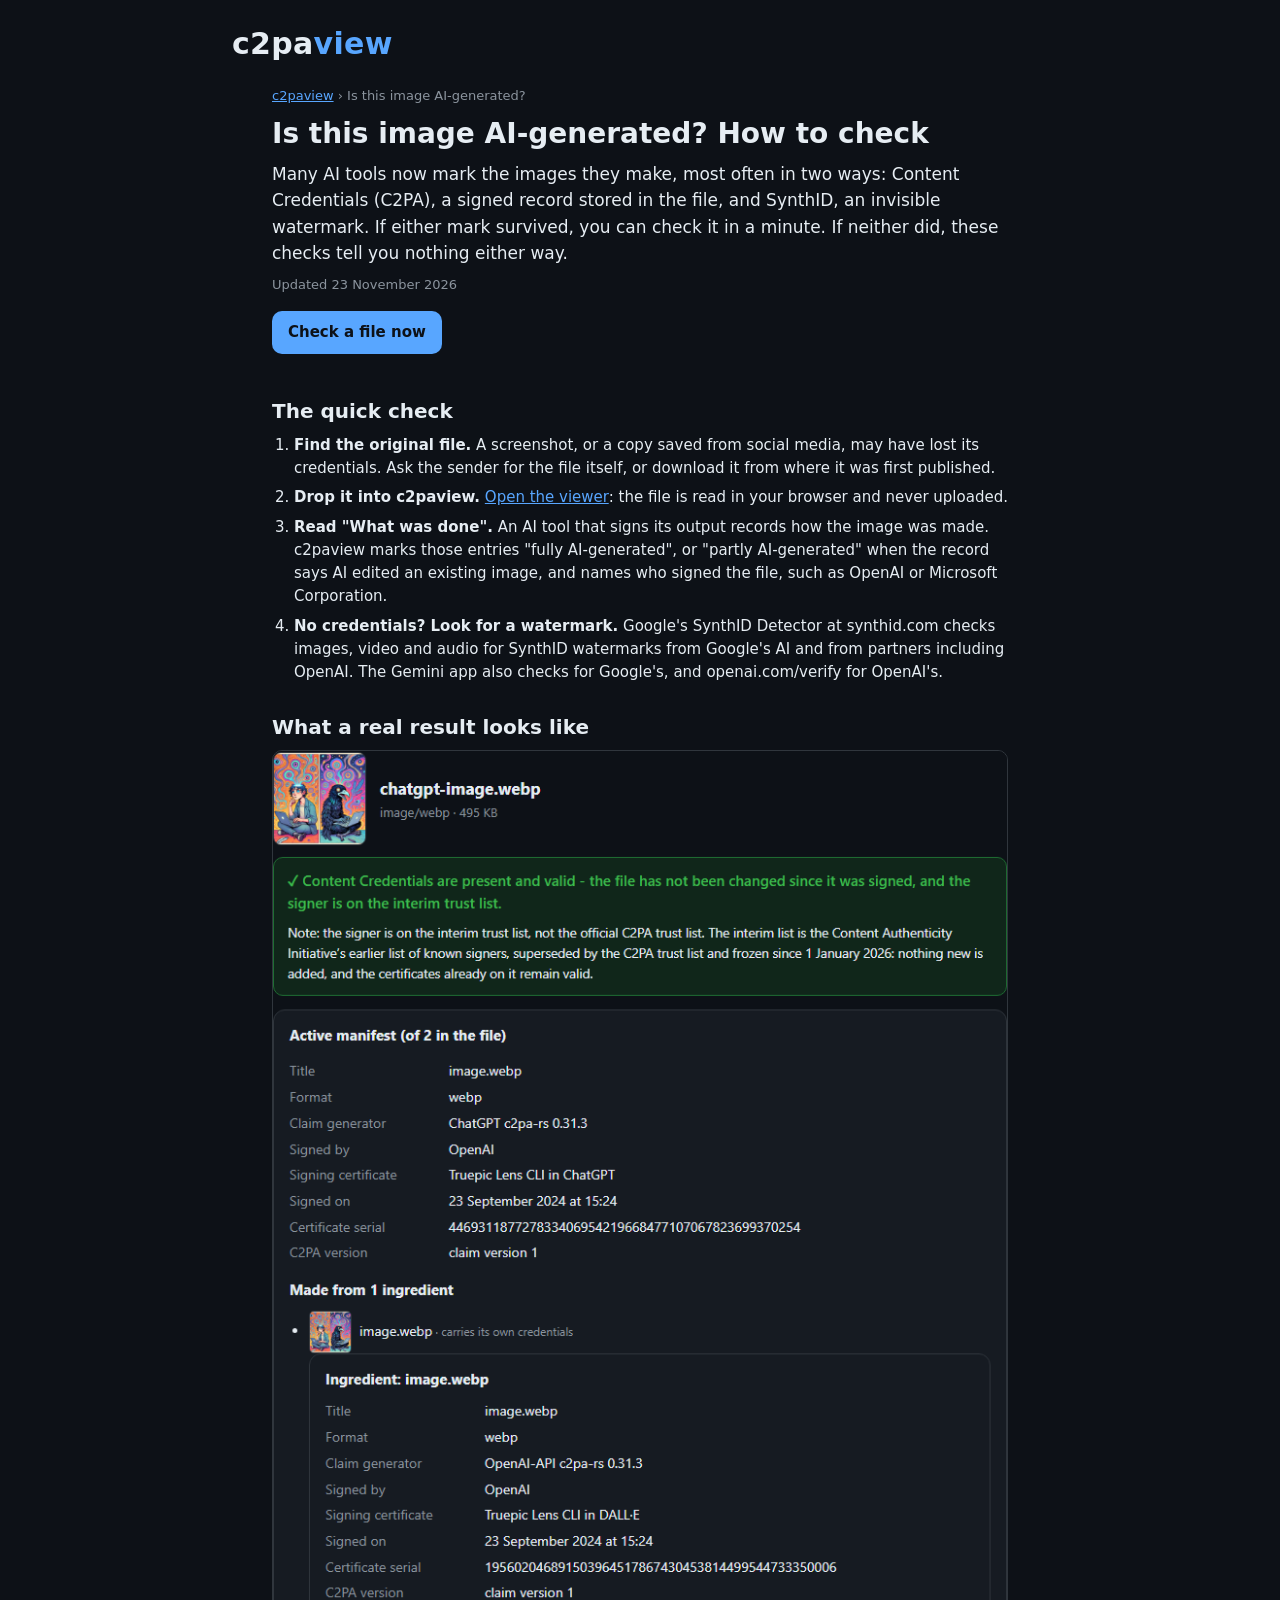
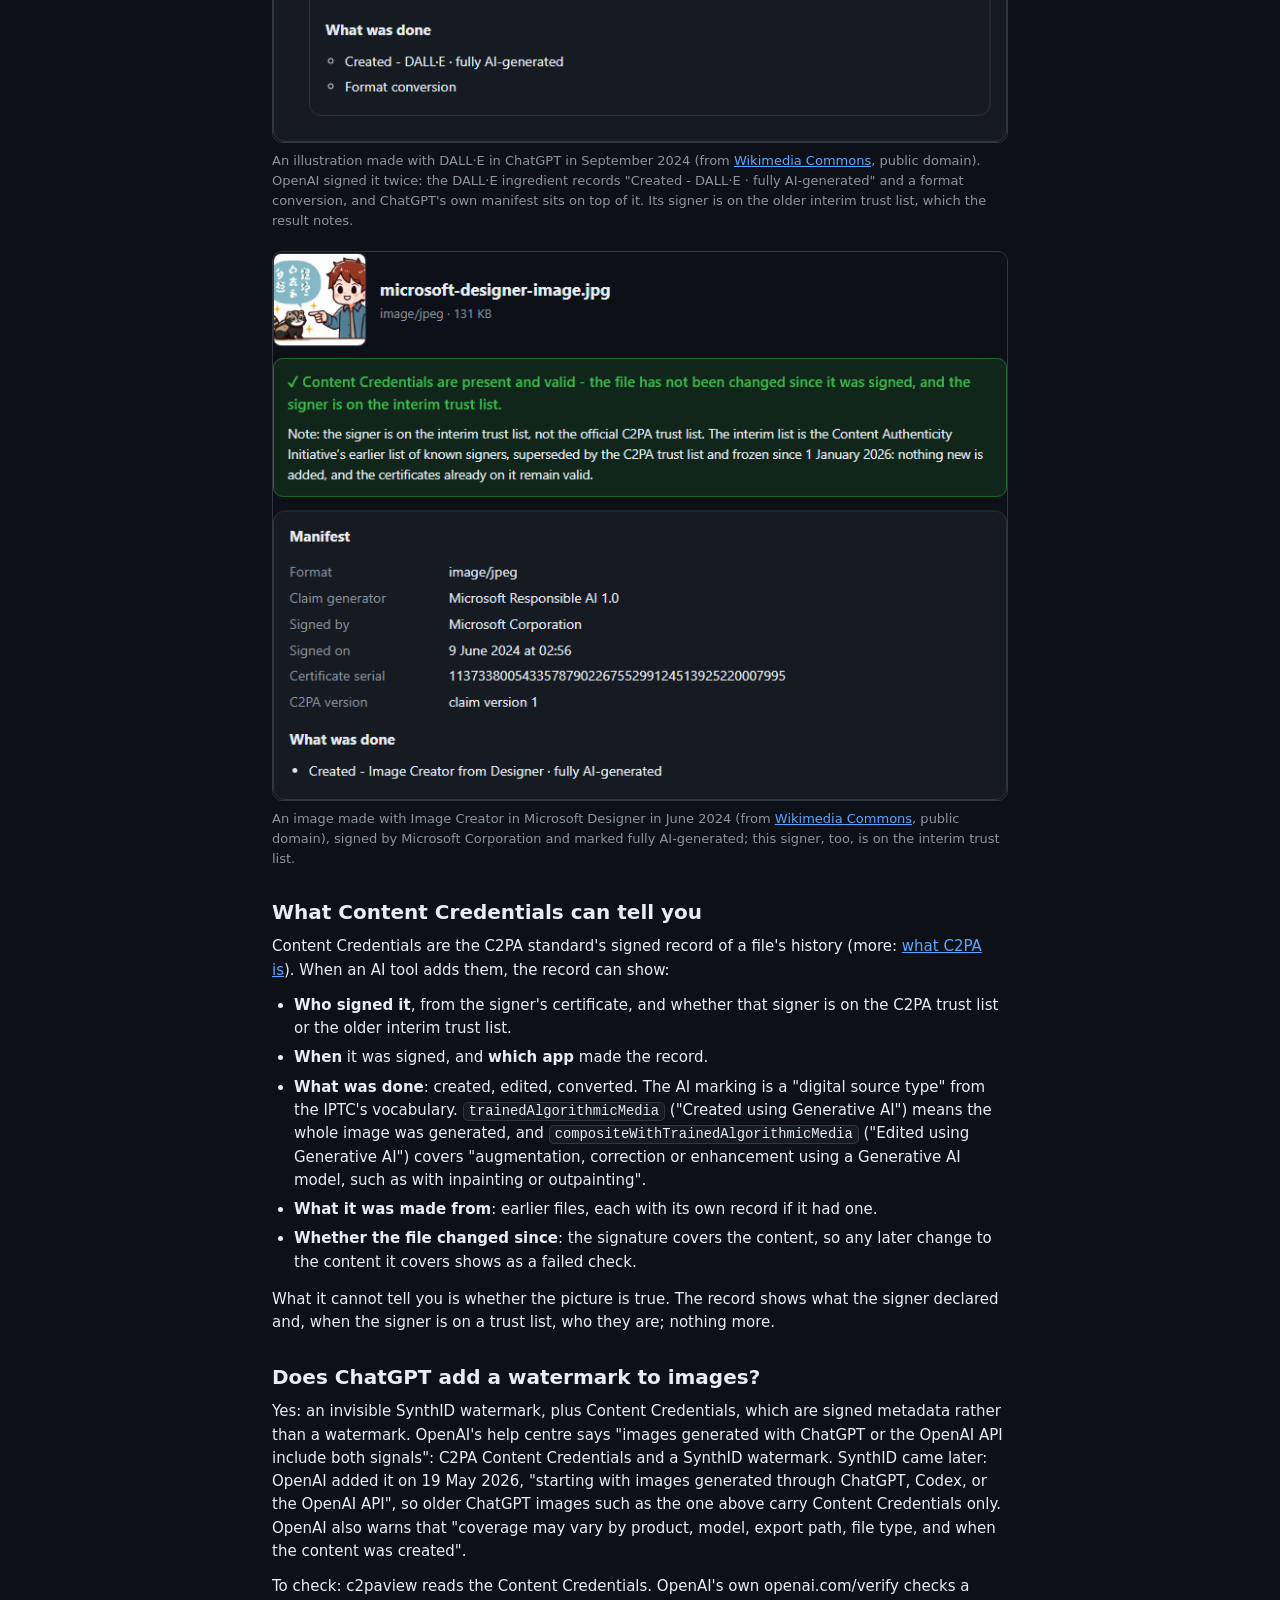
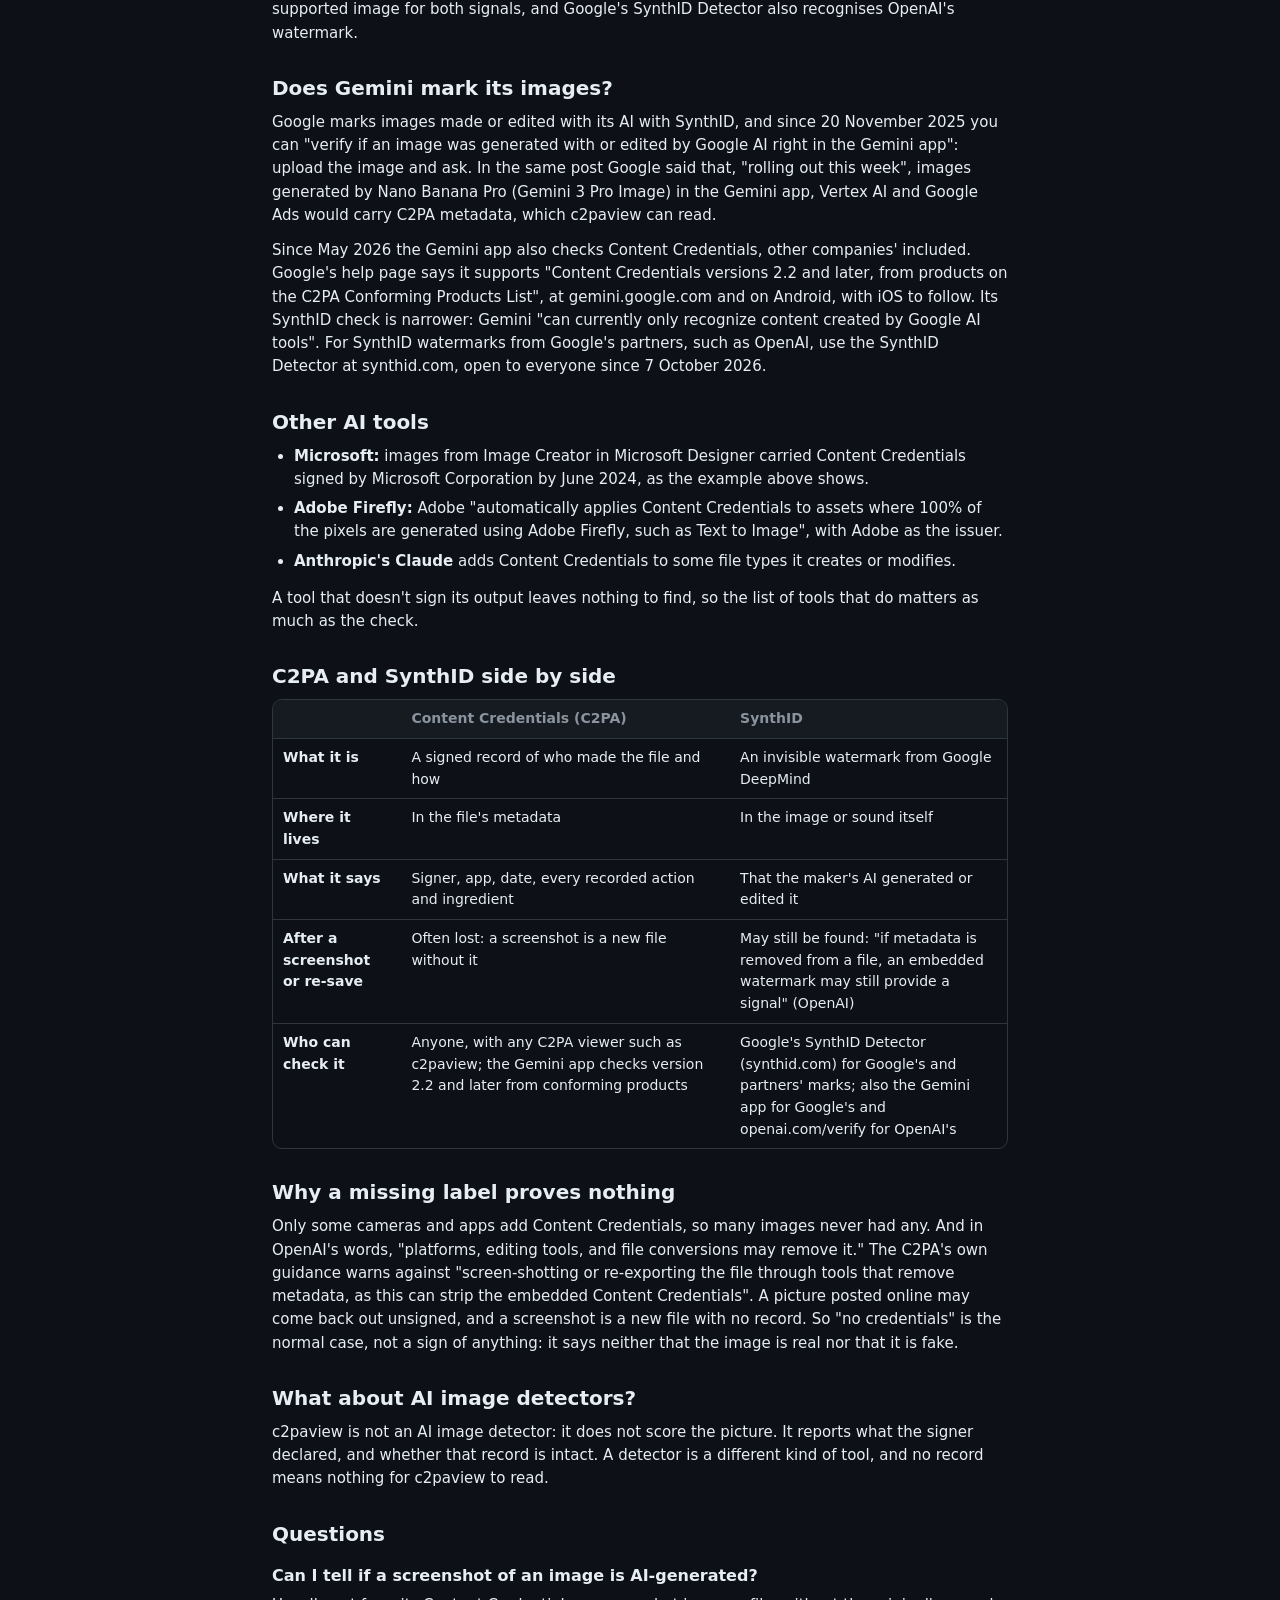
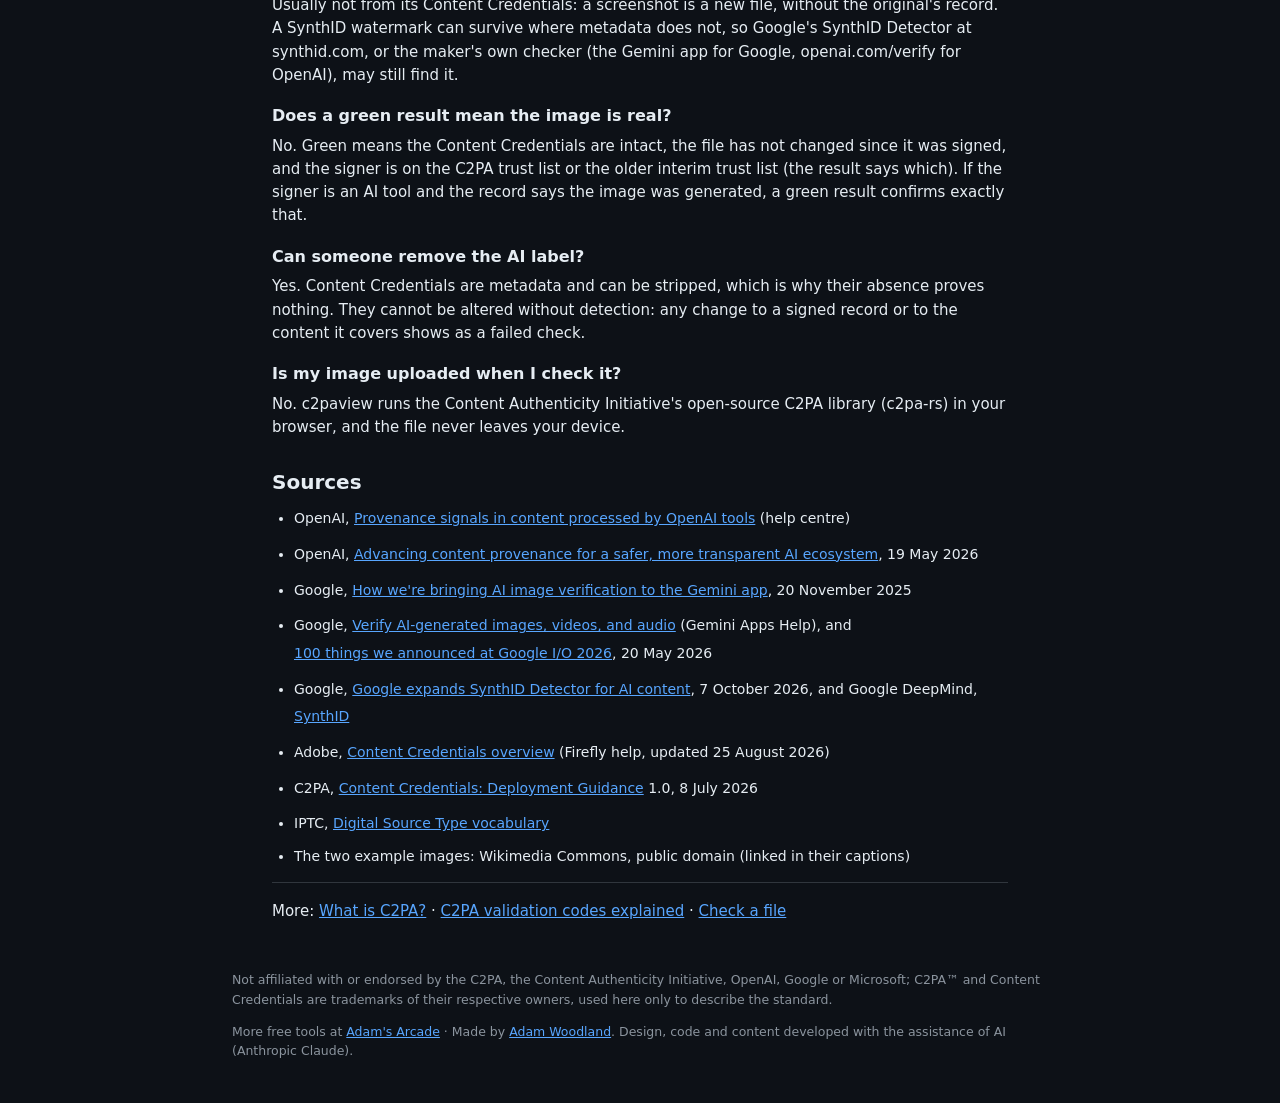
<file: check-if-image-is-ai-generated/index.html>
<!DOCTYPE html>
<html lang="en">
<head>
  <meta charset="utf-8" />
  <meta name="viewport" content="width=device-width, initial-scale=1" />
  <title>How to check if an image is AI-generated: C2PA and SynthID</title>
  <meta name="description" content="How to check whether an image was made with AI: read its Content Credentials, look for a SynthID watermark, and why a missing label proves nothing." />
  <meta name="robots" content="index, follow, max-image-preview:large" />
  <link rel="canonical" href="https://c2paview.com/check-if-image-is-ai-generated/" />
  <link rel="stylesheet" href="/styles.css" />
  <link rel="stylesheet" href="/guide.css" />
  <link rel="icon" href="/favicon.svg" type="image/svg+xml" />
  <link rel="apple-touch-icon" href="/apple-touch-icon.png" />
  <link rel="manifest" href="/manifest.json" />
  <meta name="theme-color" content="#0d1117" />

  <meta property="og:type"         content="article" />
  <meta property="og:site_name"    content="c2paview" />
  <meta property="og:url"          content="https://c2paview.com/check-if-image-is-ai-generated/" />
  <meta property="og:title"        content="Is this image AI-generated? How to check" />
  <meta property="og:description"  content="Content Credentials and SynthID: what ChatGPT, Gemini and other AI tools add to their images, how to check them, and why a missing label proves nothing." />
  <meta property="og:image"        content="https://c2paview.com/og-ai-image-check.png" />
  <meta property="og:image:width"  content="1200" />
  <meta property="og:image:height" content="630" />
  <meta property="og:image:alt"    content="Is this image AI-generated? A c2paview result for a ChatGPT image: Content Credentials valid, created with DALL·E, fully AI-generated" />
  <meta name="twitter:card"        content="summary_large_image" />
  <meta name="twitter:title"       content="Is this image AI-generated? How to check" />
  <meta name="twitter:description" content="Content Credentials and SynthID: what AI tools add to their images, how to check them, and why a missing label proves nothing." />
  <meta name="twitter:image"       content="https://c2paview.com/og-ai-image-check.png" />
  <meta name="twitter:image:alt"   content="Is this image AI-generated? A c2paview result for a ChatGPT image: Content Credentials valid, created with DALL·E, fully AI-generated" />

  <script type="application/ld+json">
  {
    "@context": "https://schema.org",
    "@graph": [
      {
        "@type": "Article",
        "headline": "Is this image AI-generated? How to check",
        "description": "How to check whether an image was made with AI: read its Content Credentials, look for a SynthID watermark, and why a missing label proves nothing.",
        "url": "https://c2paview.com/check-if-image-is-ai-generated/",
        "mainEntityOfPage": "https://c2paview.com/check-if-image-is-ai-generated/",
        "image": ["https://c2paview.com/og-ai-image-check.png", "https://c2paview.com/img/chatgpt-image-content-credentials.png"],
        "datePublished": "2026-11-22",
        "dateModified": "2026-11-23",
        "inLanguage": "en",
        "isPartOf": { "@type": "WebSite", "name": "c2paview", "url": "https://c2paview.com/" }
      },
      {
        "@type": "BreadcrumbList",
        "itemListElement": [
          { "@type": "ListItem", "position": 1, "name": "c2paview", "item": "https://c2paview.com/" },
          { "@type": "ListItem", "position": 2, "name": "Is this image AI-generated?", "item": "https://c2paview.com/check-if-image-is-ai-generated/" }
        ]
      }
    ]
  }
  </script>
  <script type="application/ld+json">
{
  "@context": "https://schema.org",
  "@type": "FAQPage",
  "mainEntity": [
    {
      "@type": "Question",
      "name": "Can I tell if a screenshot of an image is AI-generated?",
      "acceptedAnswer": {
        "@type": "Answer",
        "text": "Usually not from its Content Credentials: a screenshot is a new file, without the original's record. A SynthID watermark can survive where metadata does not, so Google's SynthID Detector at synthid.com, or the maker's own checker (the Gemini app for Google, openai.com/verify for OpenAI), may still find it."
      }
    },
    {
      "@type": "Question",
      "name": "Does a green result mean the image is real?",
      "acceptedAnswer": {
        "@type": "Answer",
        "text": "No. Green means the Content Credentials are intact, the file has not changed since it was signed, and the signer is on the C2PA trust list or the older interim trust list (the result says which). If the signer is an AI tool and the record says the image was generated, a green result confirms exactly that."
      }
    },
    {
      "@type": "Question",
      "name": "Can someone remove the AI label?",
      "acceptedAnswer": {
        "@type": "Answer",
        "text": "Yes. Content Credentials are metadata and can be stripped, which is why their absence proves nothing. They cannot be altered without detection: any change to a signed record or to the content it covers shows as a failed check."
      }
    },
    {
      "@type": "Question",
      "name": "Is my image uploaded when I check it?",
      "acceptedAnswer": {
        "@type": "Answer",
        "text": "No. c2paview runs the Content Authenticity Initiative's open-source C2PA library (c2pa-rs) in your browser, and the file never leaves your device."
      }
    }
  ]
}
  </script>
</head>
<body>
<header class="top">
  <p class="brand"><a href="/">c2pa<span class="brand-hl">view</span></a></p>
</header>

<main class="layout guide">
  <nav class="crumbs" aria-label="Breadcrumb"><a href="/">c2paview</a> › Is this image AI-generated?</nav>
  <article>
    <h1>Is this image AI-generated? How to check</h1>
    <p class="lead">Many AI tools now mark the images they make, most often in two ways: Content Credentials (C2PA), a signed record
      stored in the file, and SynthID, an invisible watermark. If either mark survived, you can check it in a minute. If neither did, these checks tell you nothing either way.</p>
    <p class="updated">Updated 23 November 2026</p>
    <a class="cta" href="/">Check a file now</a>

    <h2 id="quick-check">The quick check</h2>
    <ol>
      <li><strong>Find the original file.</strong> A screenshot, or a copy saved from social media, may have lost its credentials. Ask the sender for the file itself, or download it from where it was first published.</li>
      <li><strong>Drop it into c2paview.</strong> <a href="/">Open the viewer</a>: the file is read in your browser and never uploaded.</li>
      <li><strong>Read "What was done".</strong> An AI tool that signs its output records how the image was made.
        c2paview marks those entries "fully AI-generated", or "partly AI-generated" when the record says AI edited an existing image, and names who signed the file, such as OpenAI or Microsoft Corporation.</li>
      <li><strong>No credentials? Look for a watermark.</strong> Google's SynthID Detector at synthid.com checks images,
        video and audio for SynthID watermarks from Google's AI and from partners including OpenAI. The Gemini app also
        checks for Google's, and openai.com/verify for OpenAI's.</li>
    </ol>

    <h2 id="examples">What a real result looks like</h2>
    <figure>
      <img src="/img/chatgpt-image-content-credentials.png" width="756" height="1019" loading="lazy"
        alt="c2paview result for a ChatGPT image: Content Credentials valid, signer on the interim trust list, signed by OpenAI; its DALL·E ingredient says Created - DALL·E, fully AI-generated, then a format conversion" />
      <figcaption>An illustration made with DALL·E in ChatGPT in September 2024 (from
        <a href="https://commons.wikimedia.org/wiki/File:A_human_writer_and_a_creature_with_the_head_and_wings_of_a_crow,_both_sitting_and_typing_on_their_own_laptops,_experiencing_mild_hallucinations_(DALL-E_illustration).webp">Wikimedia Commons</a>,
        public domain). OpenAI signed it twice: the DALL·E ingredient records "Created - DALL·E · fully AI-generated" and a format conversion, and ChatGPT's own manifest sits on top of it. Its signer is on the older interim trust list, which the result notes.</figcaption>
    </figure>
    <figure>
      <img src="/img/microsoft-designer-image-content-credentials.png" width="756" height="563" loading="lazy"
        alt="c2paview result for an image from Microsoft Designer: Content Credentials valid, signer on the interim trust list, signed by Microsoft Corporation, created with Image Creator from Designer, fully AI-generated" />
      <figcaption>An image made with Image Creator in Microsoft Designer in June 2024 (from
        <a href="https://commons.wikimedia.org/wiki/File:AI_tanuki_Japanese_text.jpg">Wikimedia Commons</a>, public
        domain), signed by Microsoft Corporation and marked fully AI-generated; this signer, too, is on the interim trust list.</figcaption>
    </figure>

    <h2 id="content-credentials">What Content Credentials can tell you</h2>
    <p>Content Credentials are the C2PA standard's signed record of a file's history (more:
      <a href="/what-is-c2pa/">what C2PA is</a>). When an AI tool adds them, the record can show:</p>
    <ul>
      <li><strong>Who signed it</strong>, from the signer's certificate, and whether that signer is on the C2PA trust list or the older interim trust list.</li>
      <li><strong>When</strong> it was signed, and <strong>which app</strong> made the record.</li>
      <li><strong>What was done</strong>: created, edited, converted. The AI marking is a "digital source type" from the
        IPTC's vocabulary. <code>trainedAlgorithmicMedia</code> ("Created using Generative AI") means the whole image was
        generated, and <code>compositeWithTrainedAlgorithmicMedia</code> ("Edited using Generative AI") covers
        "augmentation, correction or enhancement using a Generative AI model, such as with inpainting or outpainting".</li>
      <li><strong>What it was made from</strong>: earlier files, each with its own record if it had one.</li>
      <li><strong>Whether the file changed since</strong>: the signature covers the content, so any later change to the content it covers shows as a failed check.</li>
    </ul>
    <p>What it cannot tell you is whether the picture is true. The record shows what the signer declared and, when the signer is on a trust list, who they are; nothing more.</p>

    <h2 id="chatgpt">Does ChatGPT add a watermark to images?</h2>
    <p>Yes: an invisible SynthID watermark, plus Content Credentials, which are signed metadata rather than a watermark. OpenAI's help centre says "images generated with ChatGPT or the OpenAI API include both
      signals": C2PA Content Credentials and a SynthID watermark. SynthID came later: OpenAI added it on 19 May 2026,
      "starting with images generated through ChatGPT, Codex, or the OpenAI API", so older ChatGPT images such as the one
      above carry Content Credentials only. OpenAI also warns that "coverage may vary by product, model, export path,
      file type, and when the content was created".</p>
    <p>To check: c2paview reads the Content Credentials. OpenAI's own openai.com/verify checks a supported image for
      both signals, and Google's SynthID Detector also recognises OpenAI's watermark.</p>

    <h2 id="gemini">Does Gemini mark its images?</h2>
    <p>Google marks images made or edited with its AI with SynthID, and since 20 November 2025 you can
      "verify if an image was generated with or edited by Google AI right in the Gemini app": upload the image and ask.
      In the same post Google said that, "rolling out this week", images generated by Nano Banana Pro (Gemini 3 Pro Image) in the Gemini app, Vertex AI and Google Ads would carry C2PA metadata, which c2paview can read.</p>
    <p>Since May 2026 the Gemini app also checks Content Credentials, other companies' included. Google's help page
      says it supports "Content Credentials versions 2.2 and later, from products on the C2PA Conforming Products List",
      at gemini.google.com and on Android, with iOS to follow. Its SynthID check is narrower: Gemini "can currently only
      recognize content created by Google AI tools". For SynthID watermarks from Google's partners, such as OpenAI, use the SynthID Detector at synthid.com, open to everyone since 7 October 2026.</p>

    <h2 id="others">Other AI tools</h2>
    <ul>
      <li><strong>Microsoft:</strong> images from Image Creator in Microsoft Designer carried Content Credentials signed
        by Microsoft Corporation by June 2024, as the example above shows.</li>
      <li><strong>Adobe Firefly:</strong> Adobe "automatically applies Content Credentials to assets where 100% of the
        pixels are generated using Adobe Firefly, such as Text to Image", with Adobe as the issuer.</li>
      <li><strong>Anthropic's Claude</strong> adds Content Credentials to some file types it creates or modifies.</li>
    </ul>
    <p>A tool that doesn't sign its output leaves nothing to find, so the list of tools that do matters as much as the check.</p>

    <h2 id="c2pa-vs-synthid">C2PA and SynthID side by side</h2>
    <div class="table-wrap">
      <table>
        <thead><tr><th></th><th>Content Credentials (C2PA)</th><th>SynthID</th></tr></thead>
        <tbody>
          <tr><th>What it is</th><td>A signed record of who made the file and how</td><td>An invisible watermark from Google DeepMind</td></tr>
          <tr><th>Where it lives</th><td>In the file's metadata</td><td>In the image or sound itself</td></tr>
          <tr><th>What it says</th><td>Signer, app, date, every recorded action and ingredient</td><td>That the maker's AI generated or edited it</td></tr>
          <tr><th>After a screenshot or re-save</th><td>Often lost: a screenshot is a new file without it</td><td>May still be found: "if metadata is removed from a file, an embedded watermark may still provide a signal" (OpenAI)</td></tr>
          <tr><th>Who can check it</th><td>Anyone, with any C2PA viewer such as c2paview; the Gemini app checks version 2.2 and later from conforming products</td><td>Google's SynthID Detector (synthid.com) for Google's and partners' marks; also the Gemini app for Google's and openai.com/verify for OpenAI's</td></tr>
        </tbody>
      </table>
    </div>

    <h2 id="no-label">Why a missing label proves nothing</h2>
    <p>Only some cameras and apps add Content Credentials, so many images never had any. And in OpenAI's words,
      "platforms, editing tools, and file conversions may remove it." The C2PA's own guidance warns against
      "screen-shotting or re-exporting the file through tools that remove metadata, as this can strip the embedded
      Content Credentials". A picture posted online may come back out unsigned, and a screenshot is a new file with no record. So "no credentials" is the normal case, not a
      sign of anything: it says neither that the image is real nor that it is fake.</p>

    <h2 id="detectors">What about AI image detectors?</h2>
    <p>c2paview is not an AI image detector: it does not score the picture. It reports what the signer declared, and whether that record is intact. A detector is a different kind of tool, and no record means nothing for c2paview to read.</p>

    <section class="faq" id="faq">
      <h2>Questions</h2>
      <h3>Can I tell if a screenshot of an image is AI-generated?</h3>
      <p>Usually not from its Content Credentials: a screenshot is a new file, without the original's record. A SynthID watermark can survive where metadata does not, so Google's SynthID Detector at synthid.com, or the maker's own checker (the Gemini app for Google, openai.com/verify for OpenAI), may still find it.</p>
      <h3>Does a green result mean the image is real?</h3>
      <p>No. Green means the Content Credentials are intact, the file has not changed since it was signed, and the signer is on the C2PA trust list or the older interim trust list (the result says which). If the signer is an AI tool and the record says the image was generated, a green result confirms exactly that.</p>
      <h3>Can someone remove the AI label?</h3>
      <p>Yes. Content Credentials are metadata and can be stripped, which is why their absence proves nothing. They cannot be altered without detection: any change to a signed record or to the content it covers shows as a failed check.</p>
      <h3>Is my image uploaded when I check it?</h3>
      <p>No. c2paview runs the Content Authenticity Initiative's open-source C2PA library (c2pa-rs) in your browser, and the file never leaves your device.</p>
    </section>

    <h2 id="sources">Sources</h2>
    <ul class="src-list">
      <li>OpenAI, <a href="https://help.openai.com/en/articles/8912793-c2pa-in-chatgpt-images">Provenance signals in content processed by OpenAI tools</a> (help centre)</li>
      <li>OpenAI, <a href="https://openai.com/index/advancing-content-provenance/">Advancing content provenance for a safer, more transparent AI ecosystem</a>, 19 May 2026</li>
      <li>Google, <a href="https://blog.google/innovation-and-ai/products/ai-image-verification-gemini-app/">How we're bringing AI image verification to the Gemini app</a>, 20 November 2025</li>
      <li>Google, <a href="https://support.google.com/gemini/answer/16722517?hl=en">Verify AI-generated images, videos, and audio</a> (Gemini Apps Help), and <a href="https://blog.google/innovation-and-ai/technology/ai/google-io-2026-all-our-announcements/">100 things we announced at Google I/O 2026</a>, 20 May 2026</li>
      <li>Google, <a href="https://blog.google/innovation-and-ai/models-and-research/google-deepmind/synth-id-ai-content/">Google expands SynthID Detector for AI content</a>, 7 October 2026, and Google DeepMind, <a href="https://deepmind.google/models/synthid/">SynthID</a></li>
      <li>Adobe, <a href="https://helpx.adobe.com/firefly/web/get-started/learn-the-basics/content-credentials-overview.html">Content Credentials overview</a> (Firefly help, updated 25 August 2026)</li>
      <li>C2PA, <a href="https://c2pa.org/wp-content/uploads/sites/33/2026/07/Content-Credentials-Deployment-Guidance.pdf">Content Credentials: Deployment Guidance</a> 1.0, 8 July 2026</li>
      <li>IPTC, <a href="https://cv.iptc.org/newscodes/digitalsourcetype/">Digital Source Type vocabulary</a></li>
      <li>The two example images: Wikimedia Commons, public domain (linked in their captions)</li>
    </ul>

    <p class="related">More: <a href="/what-is-c2pa/">What is C2PA?</a> · <a href="/c2pa-validation-codes/">C2PA validation codes explained</a> · <a href="/">Check a file</a></p>
  </article>
</main>

<footer class="notes">
  <p class="note">Not affiliated with or endorsed by the C2PA, the Content Authenticity Initiative, OpenAI, Google or
    Microsoft; C2PA™ and Content Credentials are trademarks of their respective owners, used here only to describe the standard.</p>
  <p class="note">More free tools at <a href="https://games.adamwoodland.com/">Adam's Arcade</a> · Made by <a href="https://adamwoodland.com/">Adam Woodland</a>. Design, code and content developed with the assistance of AI (Anthropic Claude).</p>
</footer>
</body>
</html>
</file>
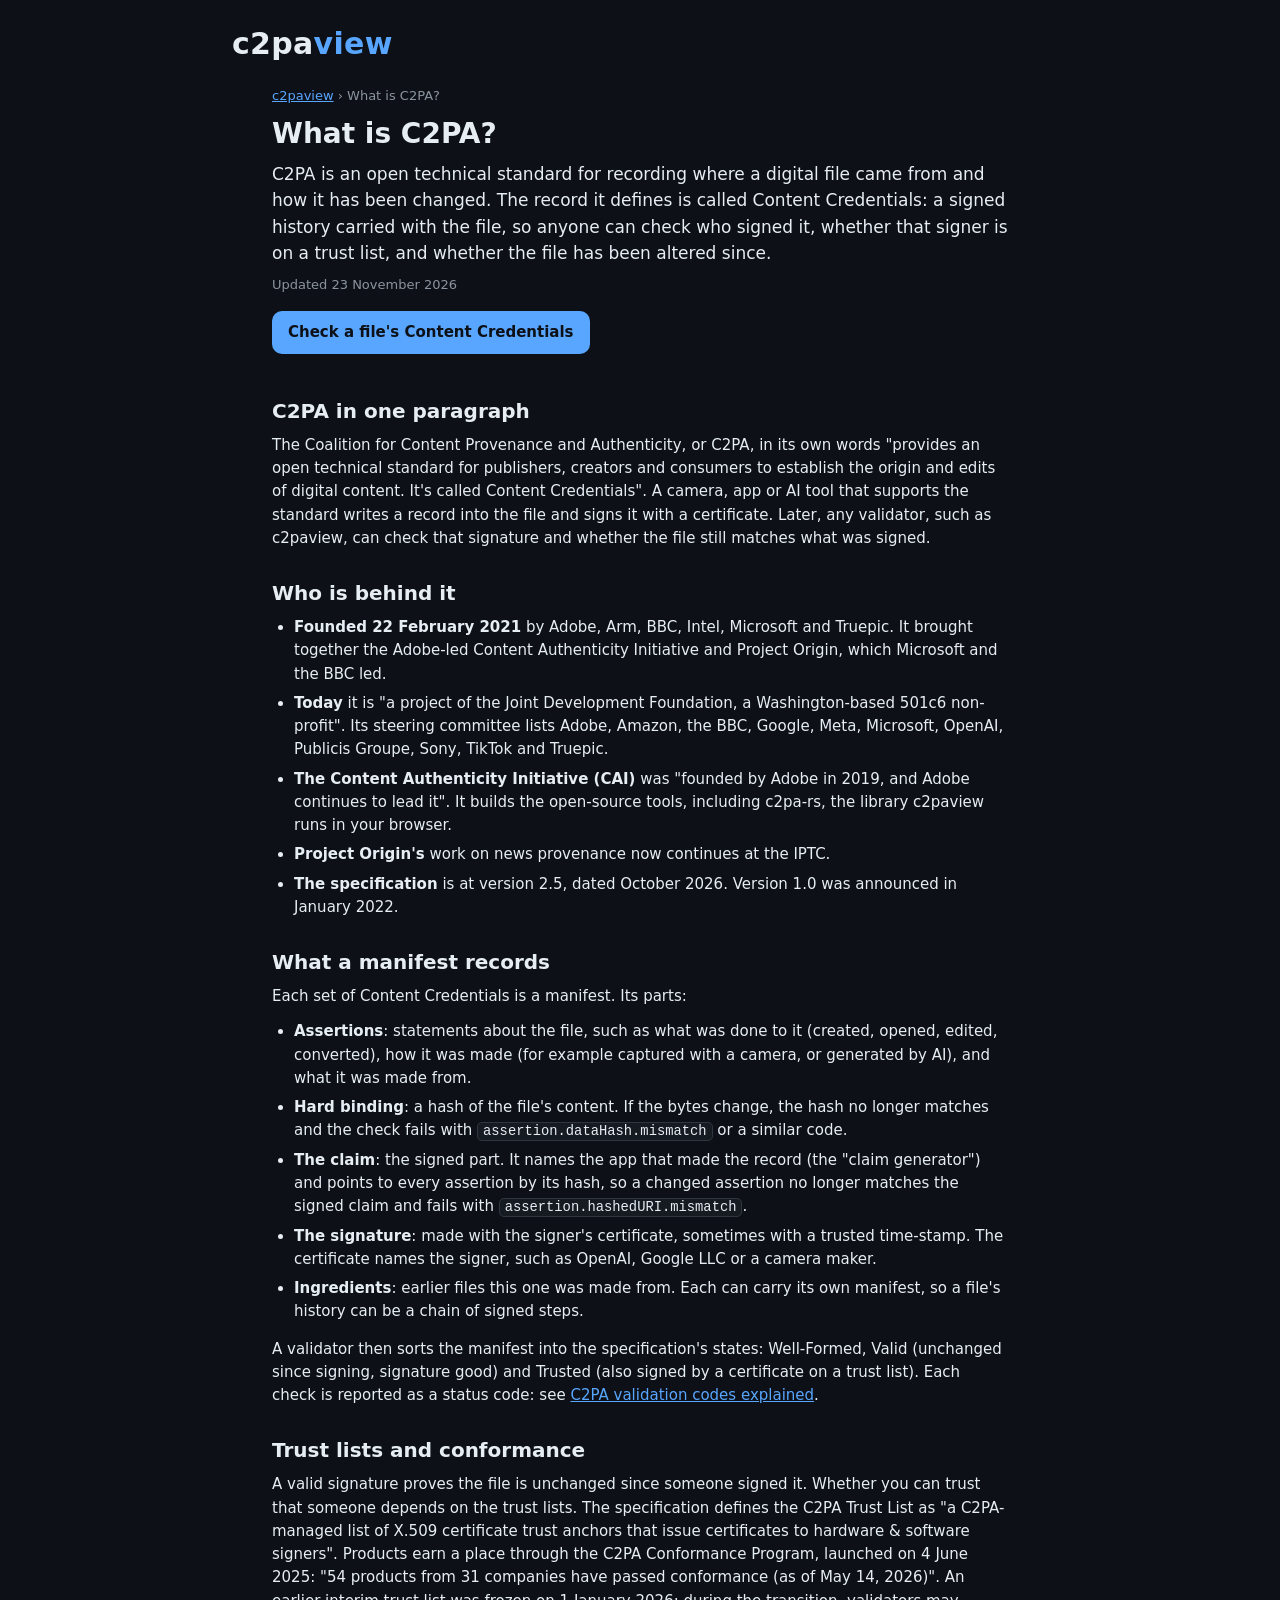
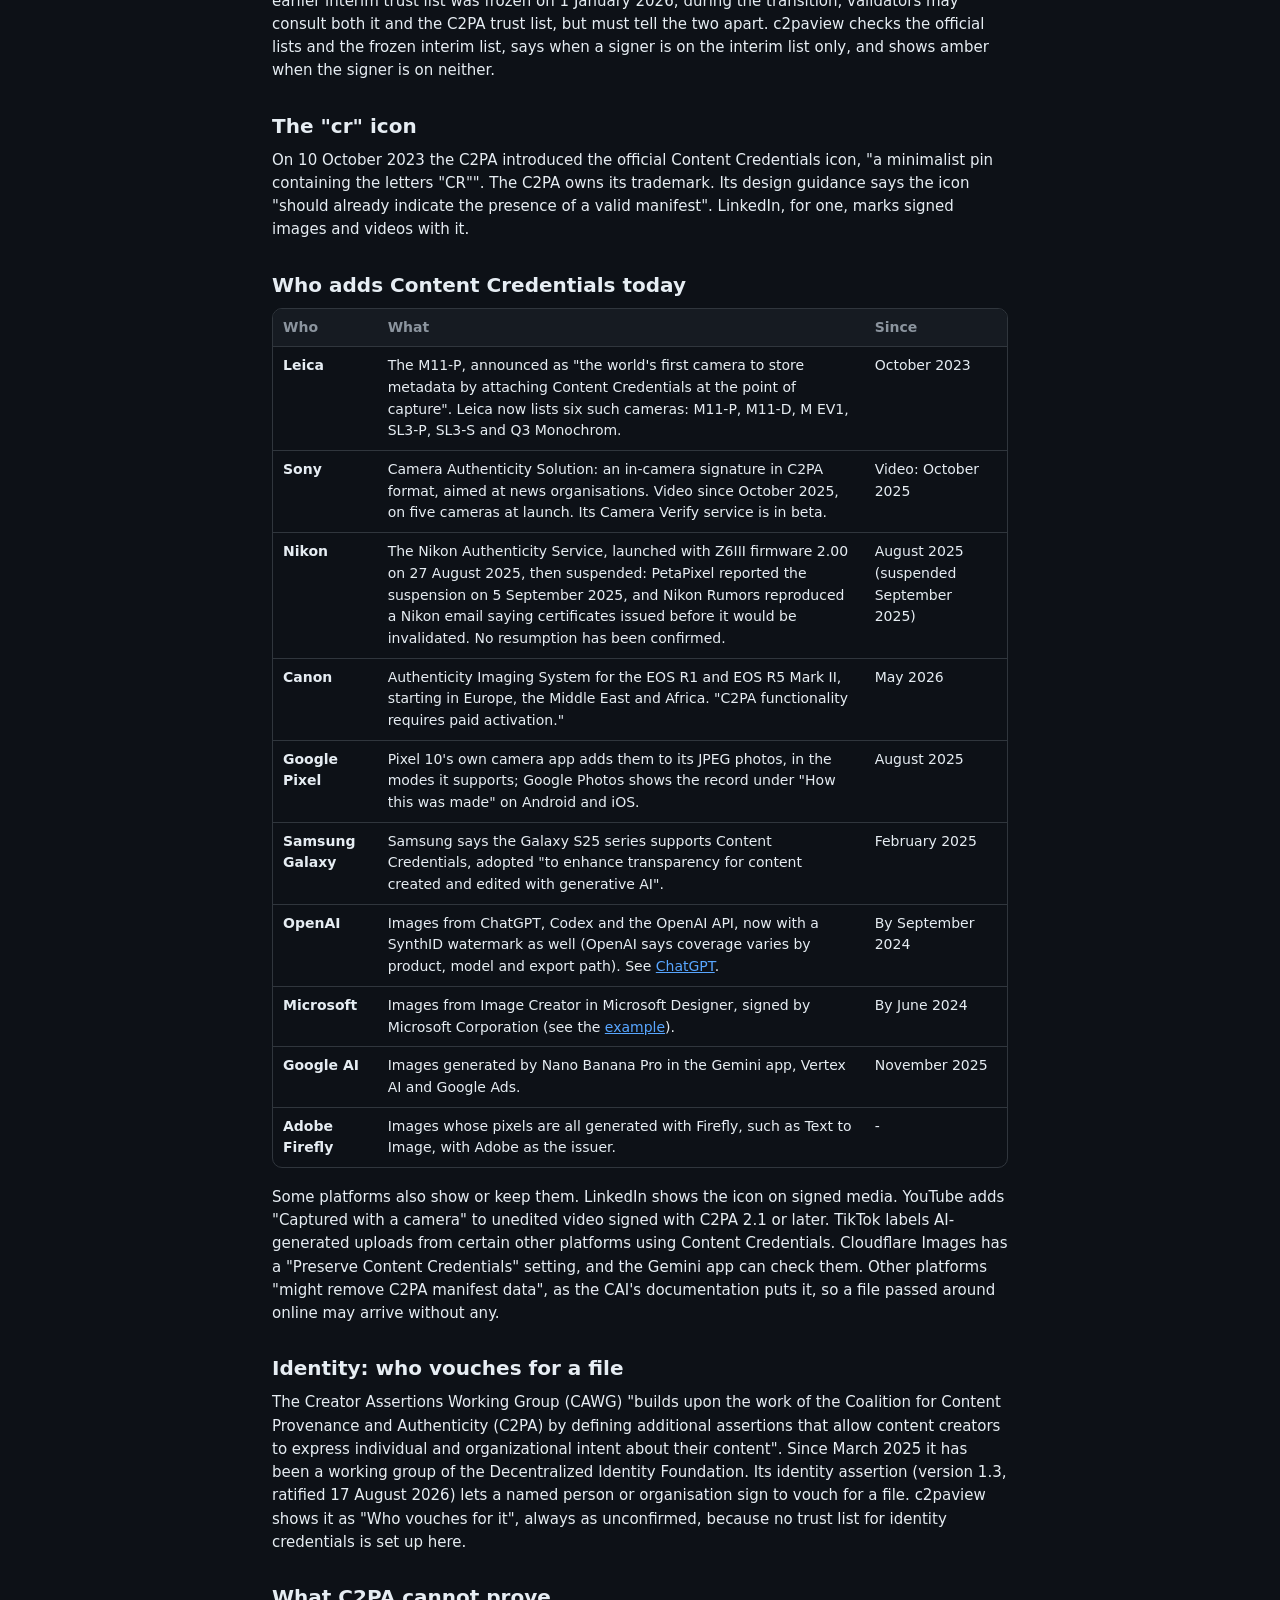
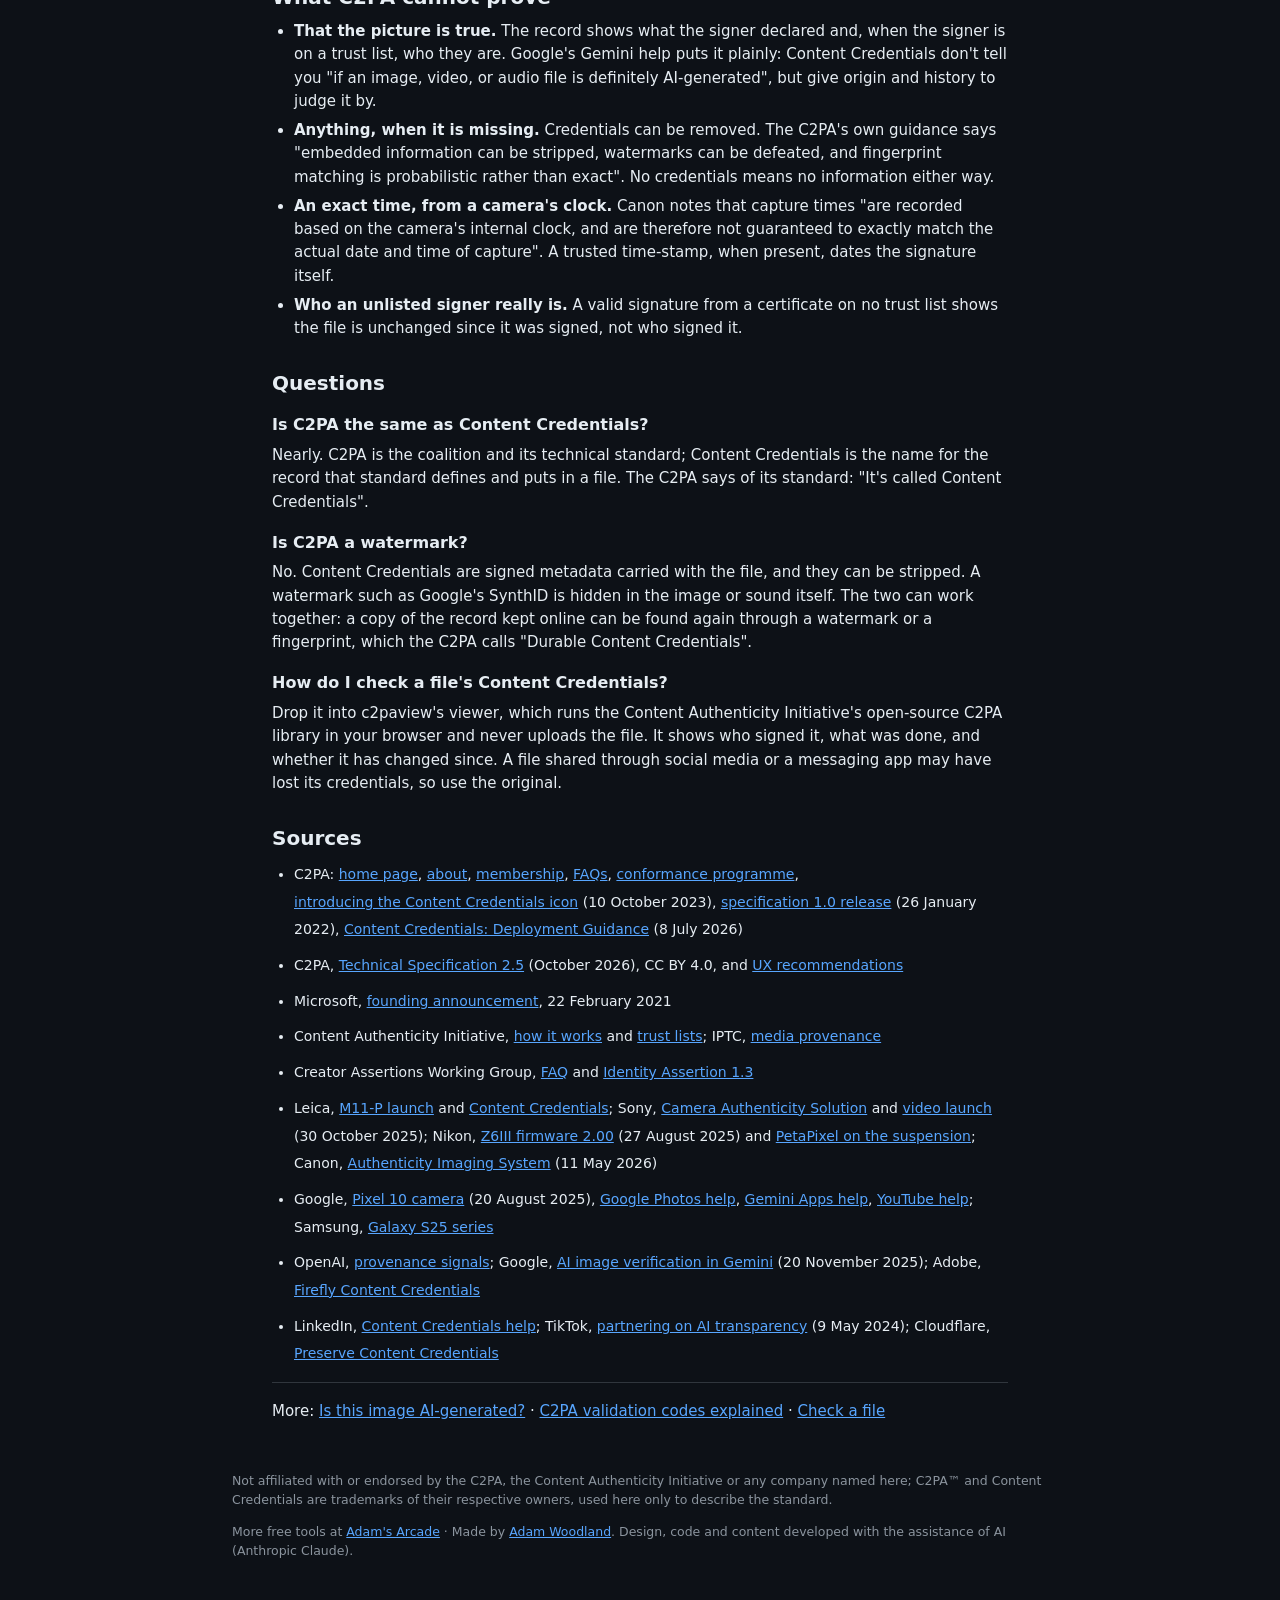
<file: what-is-c2pa/index.html>
<!DOCTYPE html>
<html lang="en">
<head>
  <meta charset="utf-8" />
  <meta name="viewport" content="width=device-width, initial-scale=1" />
  <title>What is C2PA? Content Credentials explained</title>
  <meta name="description" content="C2PA, the standard behind Content Credentials, in plain words: who runs it, what a manifest records, who signs files today and what it cannot prove." />
  <meta name="robots" content="index, follow, max-image-preview:large" />
  <link rel="canonical" href="https://c2paview.com/what-is-c2pa/" />
  <link rel="stylesheet" href="/styles.css" />
  <link rel="stylesheet" href="/guide.css" />
  <link rel="icon" href="/favicon.svg" type="image/svg+xml" />
  <link rel="apple-touch-icon" href="/apple-touch-icon.png" />
  <link rel="manifest" href="/manifest.json" />
  <meta name="theme-color" content="#0d1117" />

  <meta property="og:type"         content="article" />
  <meta property="og:site_name"    content="c2paview" />
  <meta property="og:url"          content="https://c2paview.com/what-is-c2pa/" />
  <meta property="og:title"        content="What is C2PA? Content Credentials explained" />
  <meta property="og:description"  content="The open standard behind Content Credentials: who runs it, what a manifest records, which cameras, phones and AI tools sign files, and what it cannot prove." />
  <meta property="og:image"        content="https://c2paview.com/og-what-is-c2pa.png" />
  <meta property="og:image:width"  content="1200" />
  <meta property="og:image:height" content="630" />
  <meta property="og:image:alt"    content="What is C2PA? A C2PA manifest records who signed the file and when, which app made it and what was done, what it was made from, and a signature over the content" />
  <meta name="twitter:card"        content="summary_large_image" />
  <meta name="twitter:title"       content="What is C2PA? Content Credentials explained" />
  <meta name="twitter:description" content="The open standard behind Content Credentials: who runs it, what a manifest records, who signs files today and what it cannot prove." />
  <meta name="twitter:image"       content="https://c2paview.com/og-what-is-c2pa.png" />
  <meta name="twitter:image:alt"   content="What is C2PA? A C2PA manifest records who signed the file and when, which app made it and what was done, what it was made from, and a signature over the content" />

  <script type="application/ld+json">
  {
    "@context": "https://schema.org",
    "@graph": [
      {
        "@type": "Article",
        "headline": "What is C2PA?",
        "description": "C2PA, the standard behind Content Credentials, in plain words: who runs it, what a manifest records, who signs files today and what it cannot prove.",
        "url": "https://c2paview.com/what-is-c2pa/",
        "mainEntityOfPage": "https://c2paview.com/what-is-c2pa/",
        "image": "https://c2paview.com/og-what-is-c2pa.png",
        "datePublished": "2026-11-22",
        "dateModified": "2026-11-23",
        "inLanguage": "en",
        "isPartOf": { "@type": "WebSite", "name": "c2paview", "url": "https://c2paview.com/" }
      },
      {
        "@type": "BreadcrumbList",
        "itemListElement": [
          { "@type": "ListItem", "position": 1, "name": "c2paview", "item": "https://c2paview.com/" },
          { "@type": "ListItem", "position": 2, "name": "What is C2PA?", "item": "https://c2paview.com/what-is-c2pa/" }
        ]
      }
    ]
  }
  </script>
  <script type="application/ld+json">
{
  "@context": "https://schema.org",
  "@type": "FAQPage",
  "mainEntity": [
    {
      "@type": "Question",
      "name": "Is C2PA the same as Content Credentials?",
      "acceptedAnswer": {
        "@type": "Answer",
        "text": "Nearly. C2PA is the coalition and its technical standard; Content Credentials is the name for the record that standard defines and puts in a file. The C2PA says of its standard: \"It's called Content Credentials\"."
      }
    },
    {
      "@type": "Question",
      "name": "Is C2PA a watermark?",
      "acceptedAnswer": {
        "@type": "Answer",
        "text": "No. Content Credentials are signed metadata carried with the file, and they can be stripped. A watermark such as Google's SynthID is hidden in the image or sound itself. The two can work together: a copy of the record kept online can be found again through a watermark or a fingerprint, which the C2PA calls \"Durable Content Credentials\"."
      }
    },
    {
      "@type": "Question",
      "name": "How do I check a file's Content Credentials?",
      "acceptedAnswer": {
        "@type": "Answer",
        "text": "Drop it into c2paview's viewer, which runs the Content Authenticity Initiative's open-source C2PA library in your browser and never uploads the file. It shows who signed it, what was done, and whether it has changed since. A file shared through social media or a messaging app may have lost its credentials, so use the original."
      }
    }
  ]
}
  </script>
</head>
<body>
<header class="top">
  <p class="brand"><a href="/">c2pa<span class="brand-hl">view</span></a></p>
</header>

<main class="layout guide">
  <nav class="crumbs" aria-label="Breadcrumb"><a href="/">c2paview</a> › What is C2PA?</nav>
  <article>
    <h1>What is C2PA?</h1>
    <p class="lead">C2PA is an open technical standard for recording where a digital file came from and how it has been
      changed. The record it defines is called Content Credentials: a signed history carried with the file, so anyone can check who signed it, whether that signer is on a trust list, and whether the file has been altered since.</p>
    <p class="updated">Updated 23 November 2026</p>
    <a class="cta" href="/">Check a file's Content Credentials</a>

    <h2 id="in-short">C2PA in one paragraph</h2>
    <p>The Coalition for Content Provenance and Authenticity, or C2PA, in its own words "provides an open technical
      standard for publishers, creators and consumers to establish the origin and edits of digital content. It's called
      Content Credentials". A camera, app or AI tool that supports the standard writes a record into the file and signs it
      with a certificate. Later, any validator, such as c2paview, can check that signature and whether the file still
      matches what was signed.</p>

    <h2 id="who">Who is behind it</h2>
    <ul>
      <li><strong>Founded 22 February 2021</strong> by Adobe, Arm, BBC, Intel, Microsoft and Truepic. It brought together
        the Adobe-led Content Authenticity Initiative and Project Origin, which Microsoft and the BBC led.</li>
      <li><strong>Today</strong> it is "a project of the Joint Development Foundation, a Washington-based 501c6
        non-profit". Its steering committee lists Adobe, Amazon, the BBC, Google, Meta, Microsoft, OpenAI, Publicis Groupe,
        Sony, TikTok and Truepic.</li>
      <li><strong>The Content Authenticity Initiative (CAI)</strong> was "founded by Adobe in 2019, and Adobe continues to
        lead it". It builds the open-source tools, including c2pa-rs, the library c2paview runs in your browser.</li>
      <li><strong>Project Origin's</strong> work on news provenance now continues at the IPTC.</li>
      <li><strong>The specification</strong> is at version 2.5, dated October 2026. Version 1.0 was announced in January 2022.</li>
    </ul>

    <h2 id="manifest">What a manifest records</h2>
    <p>Each set of Content Credentials is a manifest. Its parts:</p>
    <ul>
      <li><strong>Assertions</strong>: statements about the file, such as what was done to it (created, opened, edited,
        converted), how it was made (for example captured with a camera, or generated by AI), and what it was made from.</li>
      <li><strong>Hard binding</strong>: a hash of the file's content. If the bytes change, the hash no longer matches and
        the check fails with <code>assertion.dataHash.mismatch</code> or a similar code.</li>
      <li><strong>The claim</strong>: the signed part. It names the app that made the record (the "claim generator") and
        points to every assertion by its hash, so a changed assertion no longer matches the signed claim and fails with <code>assertion.hashedURI.mismatch</code>.</li>
      <li><strong>The signature</strong>: made with the signer's certificate, sometimes with a trusted time-stamp. The
        certificate names the signer, such as OpenAI, Google LLC or a camera maker.</li>
      <li><strong>Ingredients</strong>: earlier files this one was made from. Each can carry its own manifest, so a file's
        history can be a chain of signed steps.</li>
    </ul>
    <p>A validator then sorts the manifest into the specification's states: Well-Formed, Valid (unchanged since signing,
      signature good) and Trusted (also signed by a certificate on a trust list). Each check is reported as a status code:
      see <a href="/c2pa-validation-codes/">C2PA validation codes explained</a>.</p>

    <h2 id="trust">Trust lists and conformance</h2>
    <p>A valid signature proves the file is unchanged since someone signed it. Whether you can trust that someone depends
      on the trust lists. The specification defines the C2PA Trust List as "a C2PA-managed list of X.509 certificate trust
      anchors that issue certificates to hardware &amp; software signers". Products earn a place through the C2PA
      Conformance Program, launched on 4 June 2025: "54 products from 31 companies have passed conformance (as of May 14,
      2026)". An earlier interim trust list was frozen on 1 January 2026; during the transition, validators may consult both it and the C2PA trust list, but must tell the two apart.
      c2paview checks the official lists and the frozen interim list, says when a signer is on the interim list only, and shows amber when the signer is on neither.</p>

    <h2 id="cr-icon">The "cr" icon</h2>
    <p>On 10 October 2023 the C2PA introduced the official Content Credentials icon, "a minimalist pin containing the
      letters "CR"". The C2PA owns its trademark. Its design guidance says the icon "should already indicate the presence of
      a valid manifest". LinkedIn, for one, marks signed images and videos with it.</p>

    <h2 id="who-signs">Who adds Content Credentials today</h2>
    <div class="table-wrap">
      <table>
        <thead><tr><th>Who</th><th>What</th><th>Since</th></tr></thead>
        <tbody>
          <tr><th>Leica</th><td>The M11-P, announced as "the world's first camera to store metadata by attaching Content Credentials at the point of capture". Leica now lists six such cameras: M11-P, M11-D, M EV1, SL3-P, SL3-S and Q3 Monochrom.</td><td>October 2023</td></tr>
          <tr><th>Sony</th><td>Camera Authenticity Solution: an in-camera signature in C2PA format, aimed at news organisations. Video since October 2025, on five cameras at launch. Its Camera Verify service is in beta.</td><td>Video: October 2025</td></tr>
          <tr><th>Nikon</th><td>The Nikon Authenticity Service, launched with Z6III firmware 2.00 on 27 August 2025, then suspended: PetaPixel reported the suspension on 5 September 2025, and Nikon Rumors reproduced a Nikon email saying certificates issued before it would be invalidated. No resumption has been confirmed.</td><td>August 2025 (suspended September 2025)</td></tr>
          <tr><th>Canon</th><td>Authenticity Imaging System for the EOS R1 and EOS R5 Mark II, starting in Europe, the Middle East and Africa. "C2PA functionality requires paid activation."</td><td>May 2026</td></tr>
          <tr><th>Google Pixel</th><td>Pixel 10's own camera app adds them to its JPEG photos, in the modes it supports; Google Photos shows the record under "How this was made" on Android and iOS.</td><td>August 2025</td></tr>
          <tr><th>Samsung Galaxy</th><td>Samsung says the Galaxy S25 series supports Content Credentials, adopted "to enhance transparency for content created and edited with generative AI".</td><td>February 2025</td></tr>
          <tr><th>OpenAI</th><td>Images from ChatGPT, Codex and the OpenAI API, now with a SynthID watermark as well (OpenAI says coverage varies by product, model and export path). See <a href="/check-if-image-is-ai-generated/#chatgpt">ChatGPT</a>.</td><td>By September 2024</td></tr>
          <tr><th>Microsoft</th><td>Images from Image Creator in Microsoft Designer, signed by Microsoft Corporation (see the <a href="/check-if-image-is-ai-generated/#examples">example</a>).</td><td>By June 2024</td></tr>
          <tr><th>Google AI</th><td>Images generated by Nano Banana Pro in the Gemini app, Vertex AI and Google Ads.</td><td>November 2025</td></tr>
          <tr><th>Adobe Firefly</th><td>Images whose pixels are all generated with Firefly, such as Text to Image, with Adobe as the issuer.</td><td>-</td></tr>
        </tbody>
      </table>
    </div>
    <p>Some platforms also show or keep them. LinkedIn shows the icon on signed media. YouTube adds "Captured with a
      camera" to unedited video signed with C2PA 2.1 or later. TikTok labels AI-generated uploads from certain other platforms
      using Content Credentials. Cloudflare Images has a "Preserve Content Credentials" setting, and the Gemini app can
      check them. Other platforms "might remove C2PA manifest data", as the CAI's documentation puts it, so a file passed around online may arrive without any.</p>

    <h2 id="identity">Identity: who vouches for a file</h2>
    <p>The Creator Assertions Working Group (CAWG) "builds upon the work of the Coalition for Content Provenance and
      Authenticity (C2PA) by defining additional assertions that allow content creators to express individual and
      organizational intent about their content". Since March 2025 it has been a working group of the Decentralized
      Identity Foundation. Its identity assertion (version 1.3, ratified 17 August 2026) lets a named person or
      organisation sign to vouch for a file. c2paview shows it as "Who vouches for it", always as unconfirmed, because no
      trust list for identity credentials is set up here.</p>

    <h2 id="limits">What C2PA cannot prove</h2>
    <ul>
      <li><strong>That the picture is true.</strong> The record shows what the signer declared and, when the signer is on a trust list, who they are. Google's
        Gemini help puts it plainly: Content Credentials don't tell you "if an image, video, or audio file is definitely
        AI-generated", but give origin and history to judge it by.</li>
      <li><strong>Anything, when it is missing.</strong> Credentials can be removed. The C2PA's own guidance says "embedded
        information can be stripped, watermarks can be defeated, and fingerprint matching is probabilistic rather than
        exact". No credentials means no information either way.</li>
      <li><strong>An exact time, from a camera's clock.</strong> Canon notes that capture times "are recorded based on the
        camera's internal clock, and are therefore not guaranteed to exactly match the actual date and time of capture".
        A trusted time-stamp, when present, dates the signature itself.</li>
      <li><strong>Who an unlisted signer really is.</strong> A valid signature from a certificate on no trust list shows the
        file is unchanged since it was signed, not who signed it.</li>
    </ul>

    <section class="faq" id="faq">
      <h2>Questions</h2>
      <h3>Is C2PA the same as Content Credentials?</h3>
      <p>Nearly. C2PA is the coalition and its technical standard; Content Credentials is the name for the record that standard defines and puts in a file. The C2PA says of its standard: "It's called Content Credentials".</p>
      <h3>Is C2PA a watermark?</h3>
      <p>No. Content Credentials are signed metadata carried with the file, and they can be stripped. A watermark such as Google's SynthID is hidden in the image or sound itself. The two can work together: a copy of the record kept online can be found again through a watermark or a fingerprint, which the C2PA calls "Durable Content Credentials".</p>
      <h3>How do I check a file's Content Credentials?</h3>
      <p>Drop it into c2paview's viewer, which runs the Content Authenticity Initiative's open-source C2PA library in your browser and never uploads the file. It shows who signed it, what was done, and whether it has changed since. A file shared through social media or a messaging app may have lost its credentials, so use the original.</p>
    </section>

    <h2 id="sources">Sources</h2>
    <ul class="src-list">
      <li>C2PA: <a href="https://c2pa.org/">home page</a>, <a href="https://c2pa.org/about/">about</a>, <a href="https://c2pa.org/membership/">membership</a>, <a href="https://c2pa.org/faqs/">FAQs</a>, <a href="https://c2pa.org/conformance/">conformance programme</a>, <a href="https://c2pa.org/introducing-official-content-credentials-icon/">introducing the Content Credentials icon</a> (10 October 2023), <a href="https://c2pa.org/c2pa-releases-specification-of-worlds-first-industry-standard-for-content-provenance/">specification 1.0 release</a> (26 January 2022), <a href="https://c2pa.org/wp-content/uploads/sites/33/2026/07/Content-Credentials-Deployment-Guidance.pdf">Content Credentials: Deployment Guidance</a> (8 July 2026)</li>
      <li>C2PA, <a href="https://spec.c2pa.org/specifications/specifications/2.5/specs/C2PA_Specification.html">Technical Specification 2.5</a> (October 2026), CC BY 4.0, and <a href="https://spec.c2pa.org/specifications/specifications/2.2/ux/UX_Recommendations.html">UX recommendations</a></li>
      <li>Microsoft, <a href="https://news.microsoft.com/source/2021/02/22/technology-and-media-entities-join-forces-to-create-standards-group-aimed-at-building-trust-in-online-content/">founding announcement</a>, 22 February 2021</li>
      <li>Content Authenticity Initiative, <a href="https://contentauthenticity.org/how-it-works">how it works</a> and <a href="https://opensource.contentauthenticity.org/docs/conformance/trust-lists/">trust lists</a>; IPTC, <a href="https://iptc.org/media-provenance/">media provenance</a></li>
      <li>Creator Assertions Working Group, <a href="https://cawg.io/faq/">FAQ</a> and <a href="https://cawg.io/identity/1.3/">Identity Assertion 1.3</a></li>
      <li>Leica, <a href="https://leica-camera.com/en-int/press/new-leica-m11-p">M11-P launch</a> and <a href="https://leica-camera.com/en-int/photography/content-credentials">Content Credentials</a>; Sony, <a href="https://authenticity.sony.net/camera/en-gb/">Camera Authenticity Solution</a> and <a href="https://alphauniverse.com/stories/sony-launches-first-video-ready-camera-authenticity-solution-for-newsrooms/">video launch</a> (30 October 2025); Nikon, <a href="https://www.nikon.com/company/news/2025/0827_imaging_01/">Z6III firmware 2.00</a> (27 August 2025) and <a href="https://petapixel.com/2025/09/05/nikon-suspends-c2pa-functionality-on-the-z6-iii-due-to-authentication-issue/">PetaPixel on the suspension</a>; Canon, <a href="https://global.canon/en/news/2026/20260511.html">Authenticity Imaging System</a> (11 May 2026)</li>
      <li>Google, <a href="https://blog.google/products-and-platforms/devices/pixel/pixel-10-camera-features/">Pixel 10 camera</a> (20 August 2025), <a href="https://support.google.com/photos/answer/16496549?hl=en">Google Photos help</a>, <a href="https://support.google.com/gemini/answer/16722517?hl=en">Gemini Apps help</a>, <a href="https://support.google.com/youtube/answer/15446725?hl=en">YouTube help</a>; Samsung, <a href="https://news.samsung.com/global/samsung-galaxy-s25-series-arrives-worldwide">Galaxy S25 series</a></li>
      <li>OpenAI, <a href="https://help.openai.com/en/articles/8912793-c2pa-in-chatgpt-images">provenance signals</a>; Google, <a href="https://blog.google/innovation-and-ai/products/ai-image-verification-gemini-app/">AI image verification in Gemini</a> (20 November 2025); Adobe, <a href="https://helpx.adobe.com/firefly/web/get-started/learn-the-basics/content-credentials-overview.html">Firefly Content Credentials</a></li>
      <li>LinkedIn, <a href="https://www.linkedin.com/help/linkedin/answer/a6282984">Content Credentials help</a>; TikTok, <a href="https://newsroom.tiktok.com/partnering-with-our-industry-to-advance-ai-transparency-and-literacy?lang=en">partnering on AI transparency</a> (9 May 2024); Cloudflare, <a href="https://blog.cloudflare.com/preserve-content-credentials-with-cloudflare-images/">Preserve Content Credentials</a></li>
    </ul>

    <p class="related">More: <a href="/check-if-image-is-ai-generated/">Is this image AI-generated?</a> · <a href="/c2pa-validation-codes/">C2PA validation codes explained</a> · <a href="/">Check a file</a></p>
  </article>
</main>

<footer class="notes">
  <p class="note">Not affiliated with or endorsed by the C2PA, the Content Authenticity Initiative or any company named
    here; C2PA™ and Content Credentials are trademarks of their respective owners, used here only to describe the standard.</p>
  <p class="note">More free tools at <a href="https://games.adamwoodland.com/">Adam's Arcade</a> · Made by <a href="https://adamwoodland.com/">Adam Woodland</a>. Design, code and content developed with the assistance of AI (Anthropic Claude).</p>
</footer>
</body>
</html>
</file>
<file: styles.css>
:root {
  --bg: #0d1117;
  --panel: #161b22;
  --ink: #e6edf3;
  --muted: #8b949e;
  --line: #30363d;
  --accent: #58a6ff;
  --good: #3fb950;
  --bad: #f85149;
  --warn: #d29922;
}
* { box-sizing: border-box; }
body { margin: 0; background: var(--bg); color: var(--ink); font: 15px/1.55 system-ui, -apple-system, "Segoe UI", sans-serif; }
a { color: var(--accent); }
code { font-family: ui-monospace, Consolas, monospace; font-size: 0.92em; }

.top { padding: 26px 22px 4px; max-width: 860px; margin: 0 auto; }
.tag { margin: 10px 0 0; font-size: 19px; font-weight: 600; line-height: 1.35; color: var(--accent); }
.brand { margin: 0; font-size: 30px; font-weight: 700; line-height: 1.2; letter-spacing: 0.01em; }
.brand-hl { color: var(--accent); }
.sub { margin: 8px 0 0; color: var(--muted); max-width: 72ch; }

.layout { max-width: 860px; margin: 0 auto; padding: 16px 22px; }

.drop {
  border: 2px dashed var(--line); border-radius: 14px; background: var(--panel);
  padding: 40px 20px; text-align: center; transition: border-color 0.15s, background 0.15s;
}
.drop.over { border-color: var(--accent); background: #10233d; }
.drop-big { margin: 0; font-size: 22px; font-weight: 700; }
.drop-small { margin: 8px 0 0; color: var(--muted); font-size: 13.5px; }
.linklike { font: inherit; color: var(--accent); background: none; border: 0; padding: 0; cursor: pointer; text-decoration: underline; }

.result { margin-top: 18px; }
.file-row { display: flex; gap: 14px; align-items: center; margin-bottom: 12px; }
#preview { max-width: 96px; max-height: 96px; border-radius: 8px; border: 1px solid var(--line); }
.file-name { margin: 0; font-size: 17px; font-weight: 700; word-break: break-all; }
.file-meta { margin: 2px 0 0; color: var(--muted); font-size: 13px; }

.verdict-msg { border-radius: 10px; padding: 12px 14px; font-weight: 600; margin-bottom: 14px; border: 1px solid; }
.verdict-msg.good { color: var(--good); border-color: #1f6e33; background: #10261a; }
.verdict-msg.bad { color: var(--bad); border-color: #7c2d2a; background: #2b1413; }
.verdict-msg.warn { color: var(--warn); border-color: #6e5619; background: #2a2312; }
.verdict-msg.none { color: var(--muted); border-color: var(--line); background: var(--panel); }
.verdict-msg ul { margin: 8px 0 0; padding-left: 20px; font-weight: 400; font-size: 13.5px; }
.verdict-msg li { margin: 3px 0; }
.verdict-msg li code { opacity: 0.8; }
.verdict-msg .where { color: var(--muted); font-size: 12.5px; font-weight: 400; }
.verdict-msg .trust-note { margin-top: 8px; font-weight: 400; font-size: 13.5px; color: var(--ink); }
.verdict-msg .affected { margin-top: 8px; font-weight: 400; font-size: 13px; color: var(--muted); word-break: break-all; }

.card { background: var(--panel); border: 1px solid var(--line); border-radius: 12px; padding: 14px 16px; margin-bottom: 12px; }
.card h2 { margin: 0 0 10px; font-size: 15px; }
.card h2:not(:first-child) { margin-top: 16px; }
.kv { display: grid; grid-template-columns: 150px 1fr; gap: 5px 14px; font-size: 14px; }
.kv dt { color: var(--muted); }
.kv dd { margin: 0; word-break: break-word; }
.actions li, .ings li { margin: 4px 0; }
.actions, .ings { margin: 4px 0 0; padding-left: 20px; font-size: 14px; }
.ing-thumb { max-width: 44px; max-height: 44px; border-radius: 5px; vertical-align: middle; margin-right: 8px; border: 1px solid var(--line); }
.ing-status { font-size: 12px; color: var(--muted); }
.ing-status.bad { color: var(--bad); }
.identity { margin-top: 14px; padding-top: 12px; border-top: 1px solid var(--line); }
.id-status { margin: 8px 0 0; font-size: 13.5px; font-weight: 600; }
.id-status.good { color: var(--good); }
.id-status.warn { color: var(--warn); }
.id-status.bad { color: var(--bad); }
.id-status code { font-weight: 400; opacity: 0.85; }

.remove-note { color: var(--muted); font-size: 13px; margin: 2px 0 10px; }
#rawWrap { margin-top: 10px; }
#rawWrap summary { cursor: pointer; color: var(--muted); font-size: 13.5px; }
#raw { background: var(--panel); border: 1px solid var(--line); border-radius: 10px; padding: 12px; overflow-x: auto; font-size: 12px; max-height: 480px; overflow-y: auto; }

.faq-head { grid-column: 1 / -1; margin: 4px 0 0; font-size: 18px; }
.explain { display: grid; grid-template-columns: repeat(auto-fit, minmax(240px, 1fr)); gap: 12px; margin-top: 22px; }
.explain-card { background: var(--panel); border: 1px solid var(--line); border-radius: 12px; padding: 14px 16px; }
.explain-card h3 { margin: 0 0 8px; font-size: 15px; }
.explain-card p { margin: 0; color: var(--muted); font-size: 13.5px; }
.notes { max-width: 860px; margin: 0 auto; padding: 4px 22px 30px; }
.note { color: var(--muted); font-size: 12.5px; }
.note strong { color: var(--ink); }
</file>
<file: guide.css>
/* c2paview.com guide pages and the 404 page (added 2026-11-22, SEO batches 2-4). Loaded after styles.css, whose
   colours, header and footer they share; the tool's own script and validator are not loaded on these pages. */
.brand a { color: inherit; text-decoration: none; }
.brand a:hover .brand-hl, .brand a:focus-visible .brand-hl { text-decoration: underline; }

.guide { max-width: 780px; }
.crumbs { margin: 0 0 6px; font-size: 13px; color: var(--muted); }
.crumbs a { display: inline-block; padding: 4px 0; }
.guide h1 { margin: 4px 0 10px; font-size: 28px; line-height: 1.25; }
.guide h2 { margin: 30px 0 10px; font-size: 20px; line-height: 1.3; scroll-margin-top: 12px; }
.guide h3 { margin: 22px 0 8px; font-size: 16px; line-height: 1.35; scroll-margin-top: 12px; }
.guide p, .guide li { color: var(--ink); }
.guide p { margin: 0 0 12px; }
.guide ol, .guide ul { margin: 0 0 14px; padding-left: 22px; }
.guide li { margin: 6px 0; }
.guide .lead { font-size: 17px; line-height: 1.55; color: var(--ink); }
.guide .updated { color: var(--muted); font-size: 13px; margin-top: -4px; }
.guide .cta { display: inline-block; margin: 4px 0 14px; padding: 10px 16px; border-radius: 10px; background: var(--accent);
  color: #0d1117; font-weight: 700; text-decoration: none; }
.guide .cta:hover, .guide .cta:focus-visible { background: #79b8ff; }
.guide code { background: var(--panel); border: 1px solid var(--line); border-radius: 5px; padding: 1px 5px; }

.guide .note-box { background: var(--panel); border: 1px solid var(--line); border-left: 4px solid var(--warn);
  border-radius: 10px; padding: 12px 14px; margin: 0 0 16px; }
.guide .note-box p:last-child { margin-bottom: 0; }

.table-wrap { overflow-x: auto; margin: 0 0 18px; border: 1px solid var(--line); border-radius: 10px; }
.guide table { border-collapse: collapse; width: 100%; font-size: 14px; }
.guide th, .guide td { text-align: left; vertical-align: top; padding: 8px 10px; border-bottom: 1px solid var(--line); }
.guide thead th { background: var(--panel); color: var(--muted); font-weight: 600; white-space: nowrap; }
.guide tbody tr:last-child th, .guide tbody tr:last-child td { border-bottom: 0; }
.guide tbody th { font-weight: 600; }
.guide tbody tr:target { background: #10233d; }
.codes td:first-child { white-space: nowrap; }
.codes code { white-space: nowrap; }
.codes .cat { white-space: nowrap; }
/* phones: each code row stacks (code, then kind and the other cells, then the meaning) instead of scrolling sideways */
@media (max-width: 600px) {
  .guide table.codes thead { display: none; }
  .guide table.codes, .guide table.codes tbody, .guide table.codes tr { display: block; }
  .guide table.codes tr { padding: 10px 12px; border-bottom: 1px solid var(--line); }
  .guide table.codes tbody tr:last-child { border-bottom: 0; }
  .guide table.codes td { display: block; padding: 2px 0; border: 0; white-space: normal; }
  .guide table.codes td:first-child { white-space: normal; }
  .guide table.codes td:first-child code { white-space: normal; word-break: break-all; }
  .guide table.codes td.cat { font-size: 13px; }
  .guide table.codes td[data-label]::before { content: attr(data-label) ": "; color: var(--muted); }
}
.cat.good { color: var(--good); }
.cat.warn { color: var(--warn); }
.cat.bad { color: var(--bad); }

.guide figure { margin: 6px 0 20px; }
.guide figure img { display: block; width: 100%; height: auto; border: 1px solid var(--line); border-radius: 10px; }
.guide figcaption { margin-top: 8px; color: var(--muted); font-size: 13px; }

.guide .faq h3 { margin-top: 18px; }
.src-list li { margin: 8px 0; font-size: 14px; }
.src-list a { display: inline-block; padding: 3px 0; }
.related { margin-top: 28px; padding-top: 14px; border-top: 1px solid var(--line); }
.related a { display: inline-block; padding: 3px 0; }

.notfound { text-align: center; padding: 30px 0 10px; }
.notfound h1 { font-size: 26px; margin: 0 0 10px; }
.notfound ul { list-style: none; padding: 0; margin: 16px 0 0; }
.notfound li { margin: 8px 0; }
.notfound li a { display: inline-block; padding: 4px 0; }
</file>
